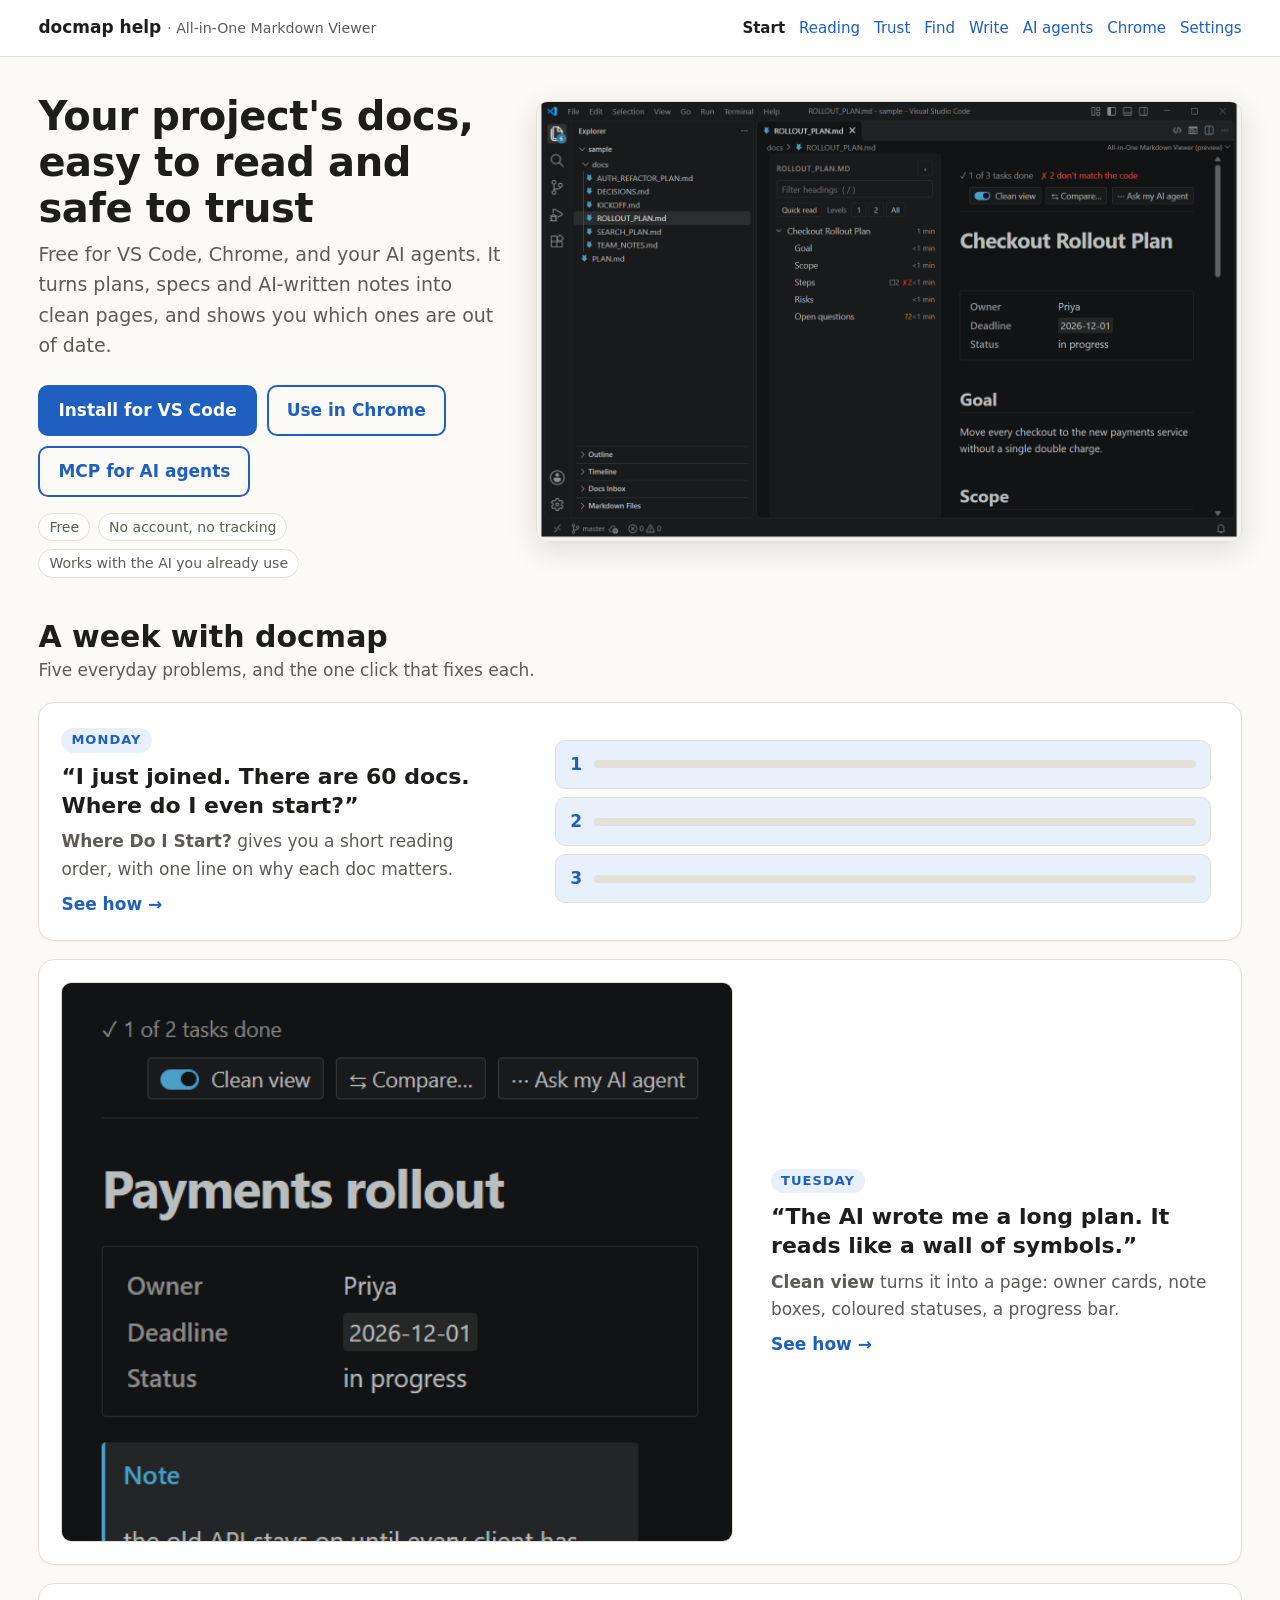
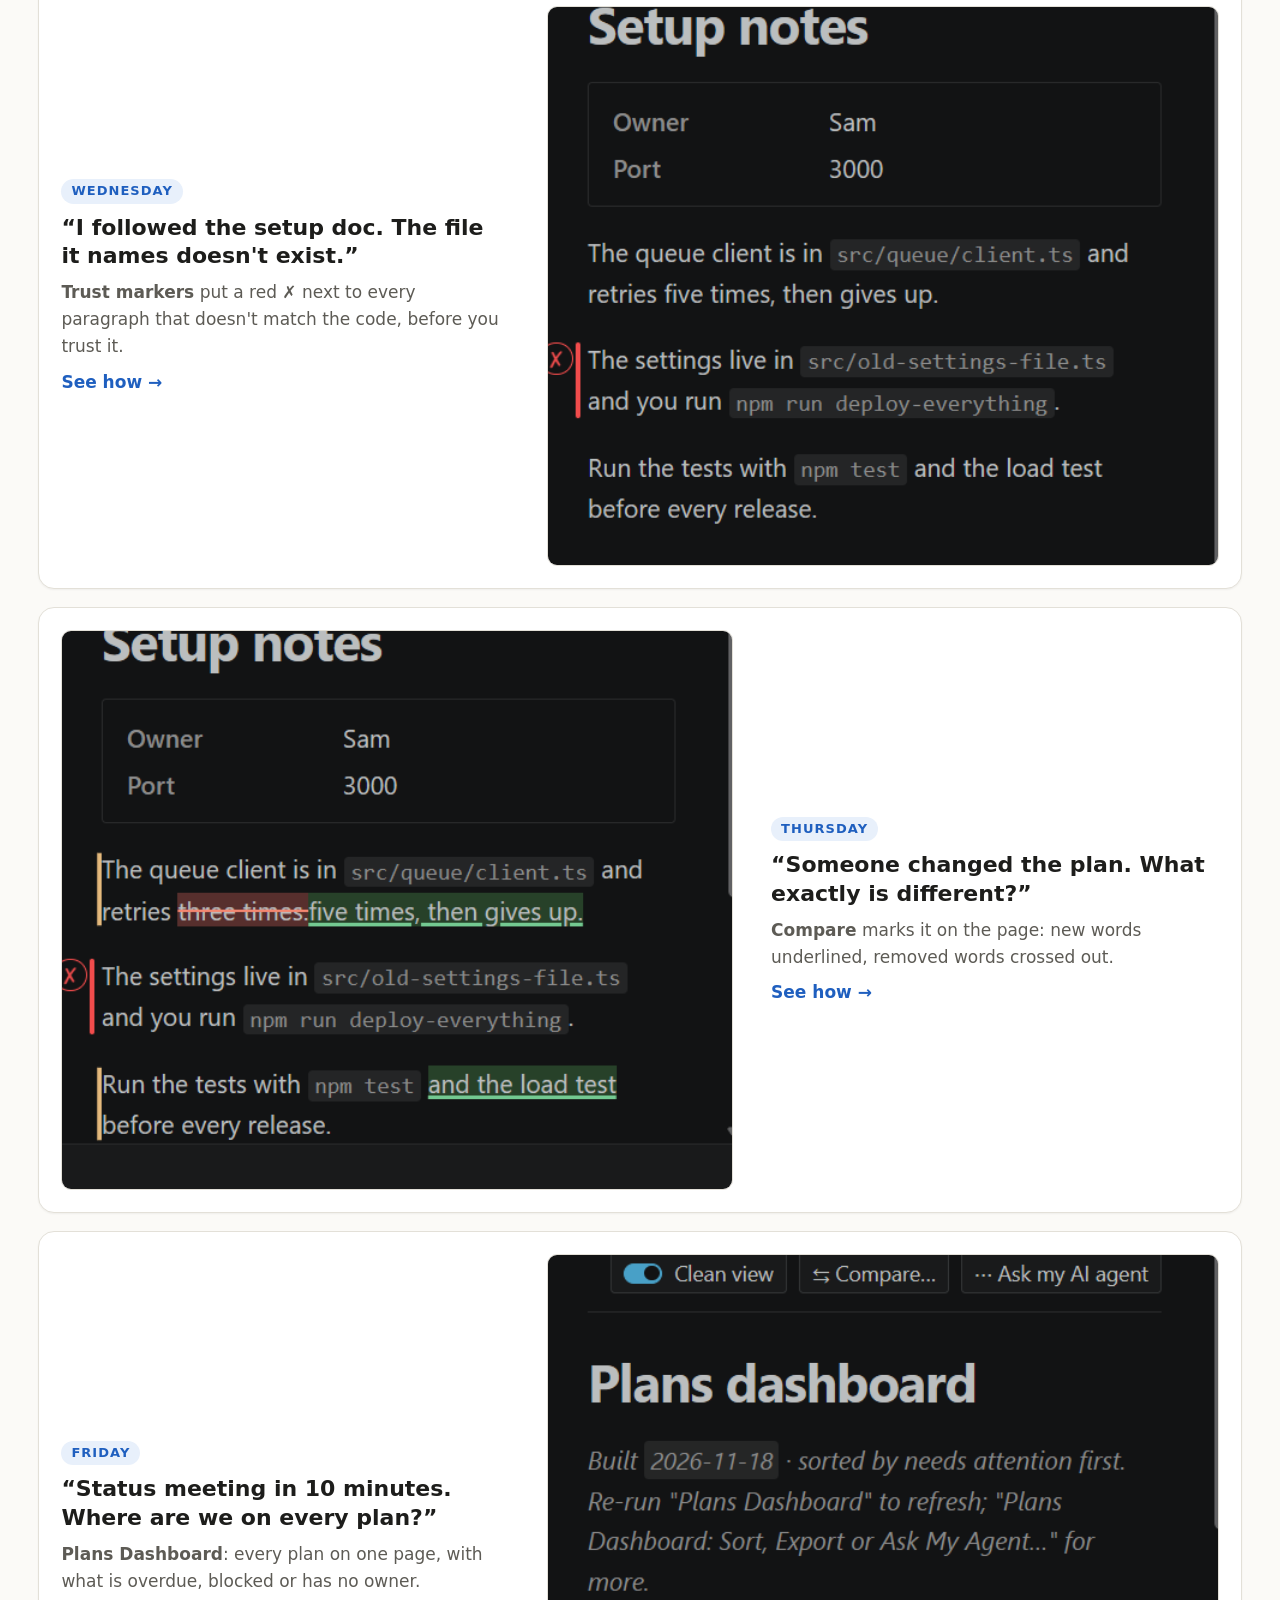
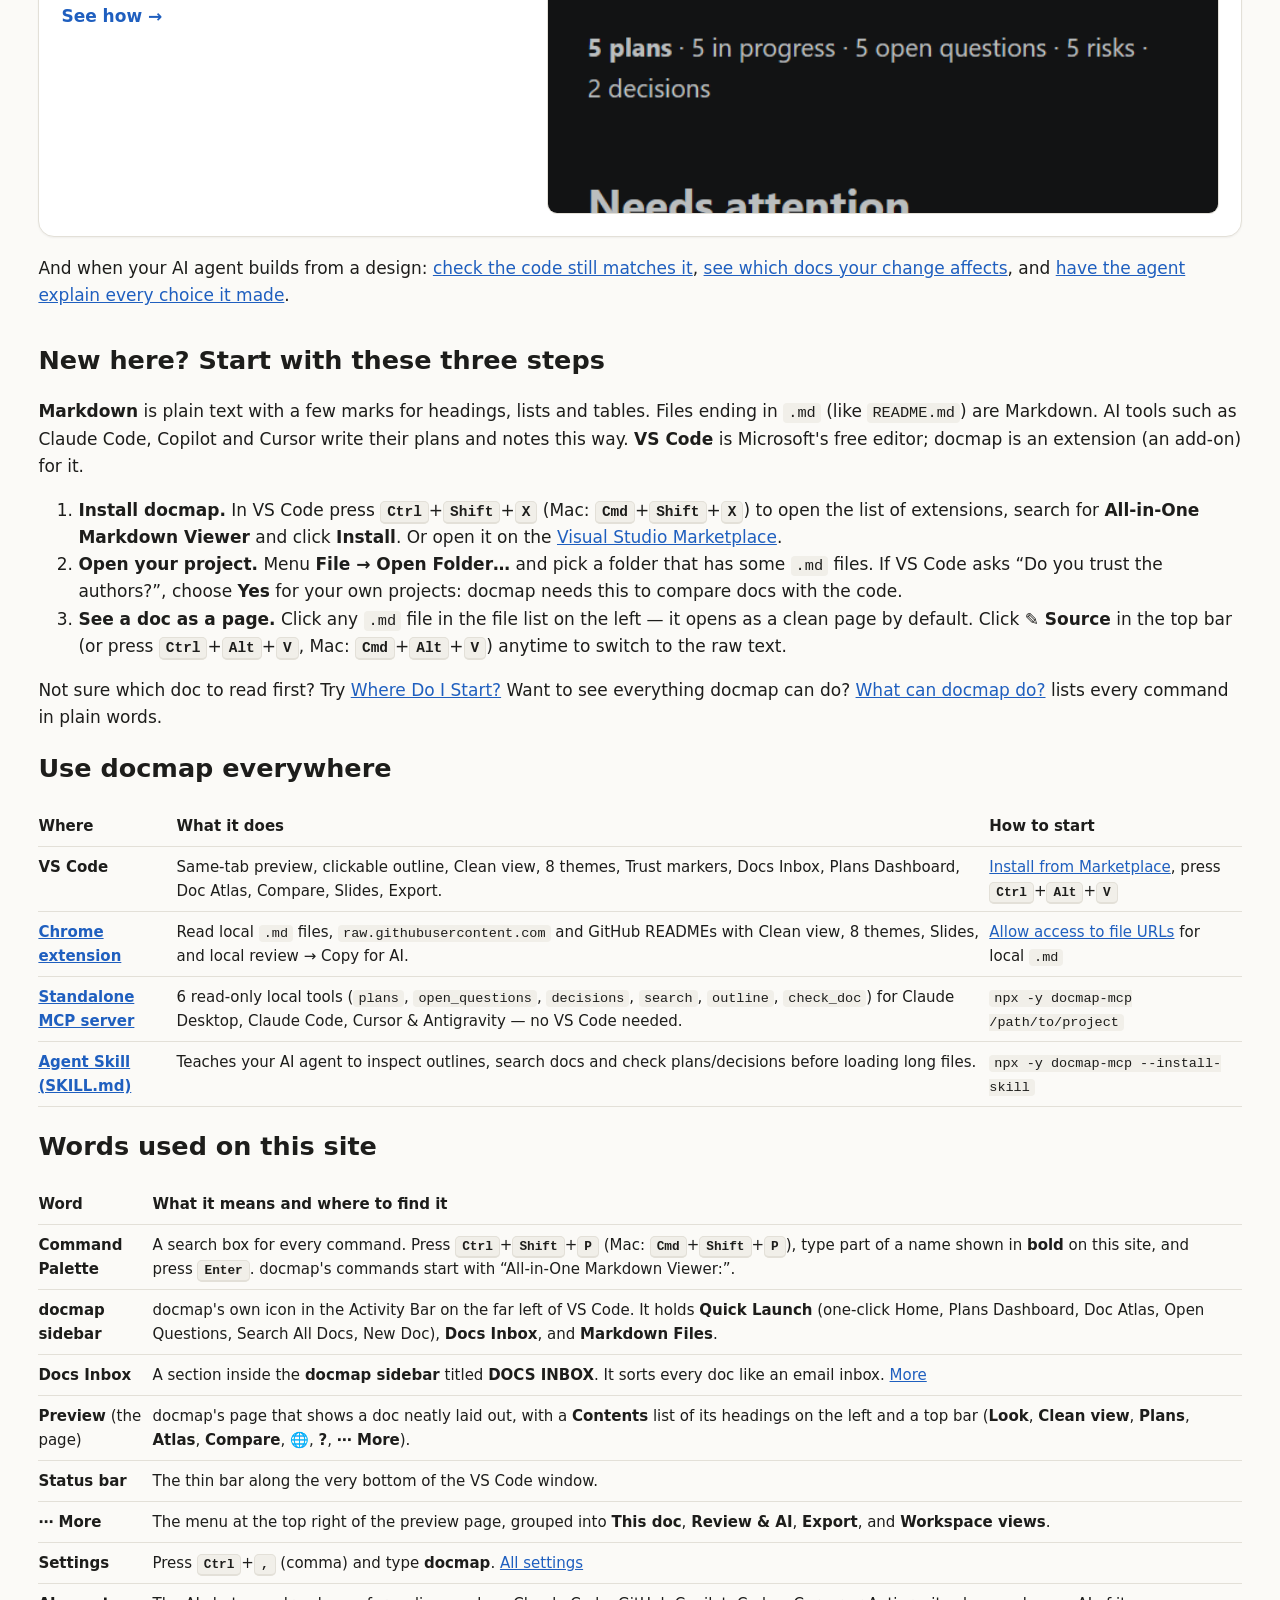
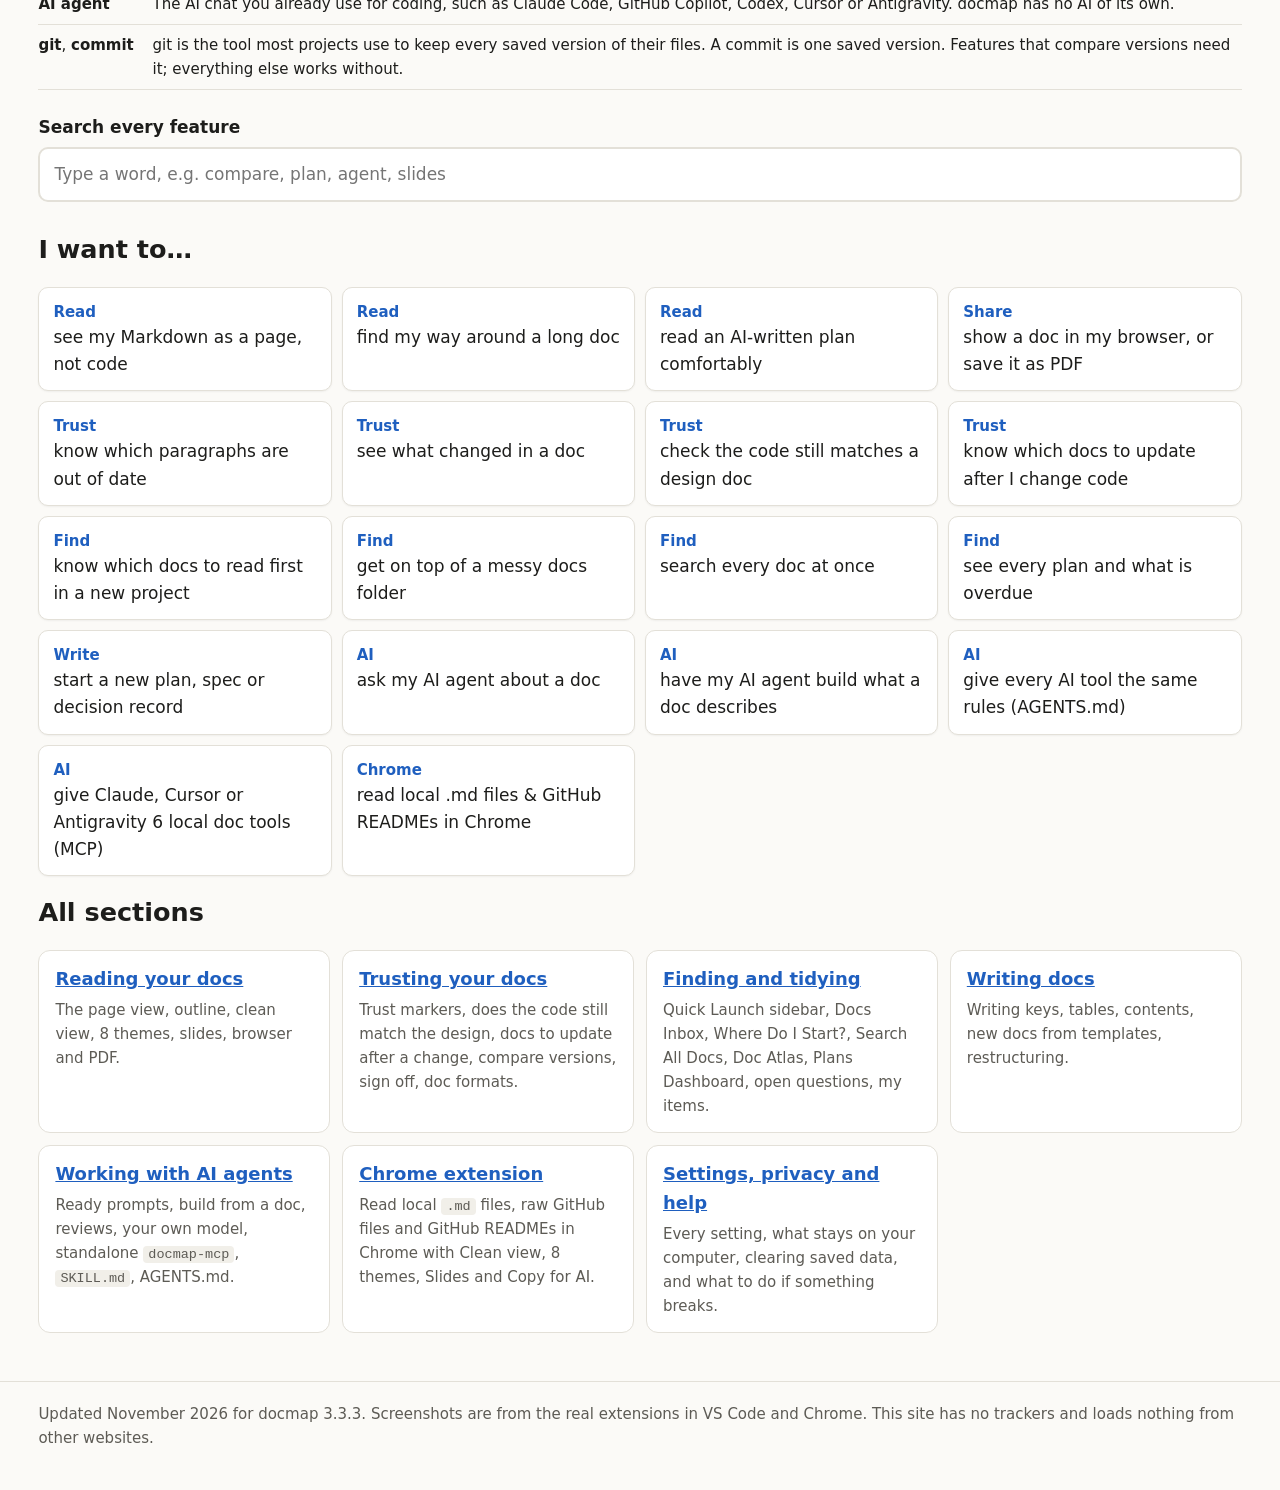
<file: index.html>
<!doctype html>
<html lang="en">
<head>
<meta charset="utf-8">
<meta name="viewport" content="width=device-width, initial-scale=1">
<title>docmap help — All-in-One Markdown Viewer</title>
<meta name="description" content="Every feature of the All-in-One Markdown Viewer extension for VS Code: what it does, where to find it, and how to try it.">
<link rel="stylesheet" href="style.css">
</head>
<body>
<header class="top">
  <div class="wrap">
    <a class="brand" href="index.html">docmap help <small>· All-in-One Markdown Viewer</small></a>
    <nav aria-label="Sections">
      <a href="index.html" aria-current="page">Start</a>
      <a href="reading.html">Reading</a>
      <a href="trust.html">Trust</a>
      <a href="finding.html">Find</a>
      <a href="writing.html">Write</a>
      <a href="agents.html">AI agents</a>
      <a href="chrome.html">Chrome</a>
      <a href="settings.html">Settings</a>
    </nav>
  </div>
</header>

<main class="wrap">
  <section class="hero">
    <div class="hero-text">
      <h1>Your project's docs, easy to read and safe to trust</h1>
      <p class="intro">Free for VS Code, Chrome, and your AI agents. It turns plans, specs and AI-written notes into clean pages, and shows you which ones are out of date.</p>
      <p class="cta">
        <a class="btn" href="https://marketplace.visualstudio.com/items?itemName=kish21.markdown-as-web-page">Install for VS Code</a>
        <a class="btn ghost" href="chrome.html">Use in Chrome</a>
        <a class="btn ghost" href="agents.html#agent-tools">MCP for AI agents</a>
      </p>
      <ul class="pills">
        <li>Free</li><li>No account, no tracking</li><li>Works with the AI you already use</li>
      </ul>
    </div>
    <img class="hero-img" src="img/page-view.png" width="1440" height="900" alt="A plan shown as a clean page in VS Code, with a contents list on the left and a summary bar at the top">
  </section>

  <h2 class="story-title">A week with docmap</h2>
  <p class="story-sub">Five everyday problems, and the one click that fixes each.</p>
  <ol class="story">
    <li>
      <div class="story-text">
        <span class="day">Monday</span>
        <p class="pain">“I just joined. There are 60 docs. Where do I even start?”</p>
        <p class="fix"><b>Where Do I Start?</b> gives you a short reading order, with one line on why each doc matters.</p>
        <a href="finding.html#where-to-start">See how →</a>
      </div>
      <div class="story-art" aria-hidden="true"><span>1</span><span>2</span><span>3</span></div>
    </li>
    <li>
      <div class="story-text">
        <span class="day">Tuesday</span>
        <p class="pain">“The AI wrote me a long plan. It reads like a wall of symbols.”</p>
        <p class="fix"><b>Clean view</b> turns it into a page: owner cards, note boxes, coloured statuses, a progress bar.</p>
        <a href="reading.html#clean-view">See how →</a>
      </div>
      <img src="img/clean-view.png" width="558" height="1040" alt="An AI-written plan in Clean view: an owner card, a note box, numbered steps, coloured status labels and a progress bar" loading="lazy">
    </li>
    <li>
      <div class="story-text">
        <span class="day">Wednesday</span>
        <p class="pain">“I followed the setup doc. The file it names doesn't exist.”</p>
        <p class="fix"><b>Trust markers</b> put a red ✗ next to every paragraph that doesn't match the code, before you trust it.</p>
        <a href="trust.html#trust-markers">See how →</a>
      </div>
      <img class="show-middle" src="img/trust-markers.png" width="558" height="778" alt="A red cross in the margin next to a paragraph that names a missing file, and '1 doesn't match the code' at the top" loading="lazy">
    </li>
    <li>
      <div class="story-text">
        <span class="day">Thursday</span>
        <p class="pain">“Someone changed the plan. What exactly is different?”</p>
        <p class="fix"><b>Compare</b> marks it on the page: new words underlined, removed words crossed out.</p>
        <a href="trust.html#compare">See how →</a>
      </div>
      <img class="show-bottom" src="img/compare-result.png" width="558" height="778" alt="A page with old words crossed out in red and new words underlined in green" loading="lazy">
    </li>
    <li>
      <div class="story-text">
        <span class="day">Friday</span>
        <p class="pain">“Status meeting in 10 minutes. Where are we on every plan?”</p>
        <p class="fix"><b>Plans Dashboard</b>: every plan on one page, with what is overdue, blocked or has no owner.</p>
        <a href="finding.html#plans-dashboard">See how →</a>
      </div>
      <img src="img/plans-dashboard.png" width="558" height="870" alt="The Plans Dashboard: totals at the top, then a Needs attention list of overdue plans and plans with no owner" loading="lazy">
    </li>
  </ol>
  <p class="story-more">And when your AI agent builds from a design: <a href="trust.html#design-check">check the code still matches it</a>, <a href="trust.html#commit-hint">see which docs your change affects</a>, and <a href="agents.html#build-from-doc">have the agent explain every choice it made</a>.</p>

  <h2 id="start">New here? Start with these three steps</h2>
  <p><b>Markdown</b> is plain text with a few marks for headings, lists and tables. Files ending in <code>.md</code> (like <code>README.md</code>) are Markdown. AI tools such as Claude Code, Copilot and Cursor write their plans and notes this way. <b>VS Code</b> is Microsoft's free editor; docmap is an extension (an add-on) for it.</p>
  <ol>
    <li><b>Install docmap.</b> In VS Code press <kbd>Ctrl</kbd>+<kbd>Shift</kbd>+<kbd>X</kbd> (Mac: <kbd>Cmd</kbd>+<kbd>Shift</kbd>+<kbd>X</kbd>) to open the list of extensions, search for <b>All-in-One Markdown Viewer</b> and click <b>Install</b>. Or open it on the <a href="https://marketplace.visualstudio.com/items?itemName=kish21.markdown-as-web-page">Visual Studio Marketplace</a>.</li>
    <li><b>Open your project.</b> Menu <b>File → Open Folder…</b> and pick a folder that has some <code>.md</code> files. If VS Code asks “Do you trust the authors?”, choose <b>Yes</b> for your own projects: docmap needs this to compare docs with the code.</li>
    <li><b>See a doc as a page.</b> Click any <code>.md</code> file in the file list on the left — it opens as a clean page by default. Click <b>✎ Source</b> in the top bar (or press <kbd>Ctrl</kbd>+<kbd>Alt</kbd>+<kbd>V</kbd>, Mac: <kbd>Cmd</kbd>+<kbd>Alt</kbd>+<kbd>V</kbd>) anytime to switch to the raw text.</li>
  </ol>
  <p>Not sure which doc to read first? Try <a href="finding.html#where-to-start">Where Do I Start?</a> Want to see everything docmap can do? <a href="finding.html#what-can-docmap-do">What can docmap do?</a> lists every command in plain words.</p>

  <h2 id="everywhere">Use docmap everywhere</h2>
  <table class="words">
    <tr><th>Where</th><th>What it does</th><th>How to start</th></tr>
    <tr><td><b>VS Code</b></td><td>Same-tab preview, clickable outline, Clean view, 8 themes, Trust markers, Docs Inbox, Plans Dashboard, Doc Atlas, Compare, Slides, Export.</td><td><a href="#start">Install from Marketplace</a>, press <kbd>Ctrl</kbd>+<kbd>Alt</kbd>+<kbd>V</kbd></td></tr>
    <tr><td><b><a href="chrome.html">Chrome extension</a></b></td><td>Read local <code>.md</code> files, <code>raw.githubusercontent.com</code> and GitHub READMEs with Clean view, 8 themes, Slides, and local review → Copy for AI.</td><td><a href="chrome.html#chrome-setup">Allow access to file URLs</a> for local <code>.md</code></td></tr>
    <tr><td><b><a href="agents.html#agent-tools">Standalone MCP server</a></b></td><td>6 read-only local tools (<code>plans</code>, <code>open_questions</code>, <code>decisions</code>, <code>search</code>, <code>outline</code>, <code>check_doc</code>) for Claude Desktop, Claude Code, Cursor &amp; Antigravity — no VS Code needed.</td><td><code>npx -y docmap-mcp /path/to/project</code></td></tr>
    <tr><td><b><a href="agents.html#agent-skill">Agent Skill (SKILL.md)</a></b></td><td>Teaches your AI agent to inspect outlines, search docs and check plans/decisions before loading long files.</td><td><code>npx -y docmap-mcp --install-skill</code></td></tr>
  </table>

  <h2 id="words">Words used on this site</h2>
  <table class="words">
    <tr><th>Word</th><th>What it means and where to find it</th></tr>
    <tr><td><b>Command Palette</b></td><td>A search box for every command. Press <kbd>Ctrl</kbd>+<kbd>Shift</kbd>+<kbd>P</kbd> (Mac: <kbd>Cmd</kbd>+<kbd>Shift</kbd>+<kbd>P</kbd>), type part of a name shown in <span class="cmd">bold</span> on this site, and press <kbd>Enter</kbd>. docmap's commands start with “All-in-One Markdown Viewer:”.</td></tr>
    <tr><td><b>docmap sidebar</b></td><td>docmap's own icon in the Activity Bar on the far left of VS Code. It holds <b>Quick Launch</b> (one-click Home, Plans Dashboard, Doc Atlas, Open Questions, Search All Docs, New Doc), <b>Docs Inbox</b>, and <b>Markdown Files</b>.</td></tr>
    <tr><td><b>Docs Inbox</b></td><td>A section inside the <b>docmap sidebar</b> titled <b>DOCS INBOX</b>. It sorts every doc like an email inbox. <a href="finding.html#docs-inbox">More</a></td></tr>
    <tr><td><b>Preview</b> (the page)</td><td>docmap's page that shows a doc neatly laid out, with a <b>Contents</b> list of its headings on the left and a top bar (<b>Look</b>, <b>Clean view</b>, <b>Plans</b>, <b>Atlas</b>, <b>Compare</b>, <b>🌐</b>, <b>?</b>, <b>⋯ More</b>).</td></tr>
    <tr><td><b>Status bar</b></td><td>The thin bar along the very bottom of the VS Code window.</td></tr>
    <tr><td><b>⋯ More</b></td><td>The menu at the top right of the preview page, grouped into <b>This doc</b>, <b>Review &amp; AI</b>, <b>Export</b>, and <b>Workspace views</b>.</td></tr>
    <tr><td><b>Settings</b></td><td>Press <kbd>Ctrl</kbd>+<kbd>,</kbd> (comma) and type <b>docmap</b>. <a href="settings.html#settings">All settings</a></td></tr>
    <tr><td><b>AI agent</b></td><td>The AI chat you already use for coding, such as Claude Code, GitHub Copilot, Codex, Cursor or Antigravity. docmap has no AI of its own.</td></tr>
    <tr><td><b>git</b>, <b>commit</b></td><td>git is the tool most projects use to keep every saved version of their files. A commit is one saved version. Features that compare versions need it; everything else works without.</td></tr>
  </table>

  <div class="search" role="search">
    <label for="q">Search every feature</label>
    <input id="q" type="search" placeholder="Type a word, e.g. compare, plan, agent, slides" autocomplete="off">
    <ul id="results" aria-live="polite"></ul>
  </div>

  <h2>I want to…</h2>
  <ul class="want">
    <li><a href="reading.html#show-preview"><span>Read</span>see my Markdown as a page, not code</a></li>
    <li><a href="reading.html#find-your-way"><span>Read</span>find my way around a long doc</a></li>
    <li><a href="reading.html#clean-view"><span>Read</span>read an AI-written plan comfortably</a></li>
    <li><a href="reading.html#in-browser"><span>Share</span>show a doc in my browser, or save it as PDF</a></li>
    <li><a href="trust.html#trust-markers"><span>Trust</span>know which paragraphs are out of date</a></li>
    <li><a href="trust.html#compare"><span>Trust</span>see what changed in a doc</a></li>
    <li><a href="trust.html#design-check"><span>Trust</span>check the code still matches a design doc</a></li>
    <li><a href="trust.html#commit-hint"><span>Trust</span>know which docs to update after I change code</a></li>
    <li><a href="finding.html#where-to-start"><span>Find</span>know which docs to read first in a new project</a></li>
    <li><a href="finding.html#docs-inbox"><span>Find</span>get on top of a messy docs folder</a></li>
    <li><a href="finding.html#search-all-docs"><span>Find</span>search every doc at once</a></li>
    <li><a href="finding.html#plans-dashboard"><span>Find</span>see every plan and what is overdue</a></li>
    <li><a href="writing.html#new-doc"><span>Write</span>start a new plan, spec or decision record</a></li>
    <li><a href="agents.html#ask-agent"><span>AI</span>ask my AI agent about a doc</a></li>
    <li><a href="agents.html#build-from-doc"><span>AI</span>have my AI agent build what a doc describes</a></li>
    <li><a href="agents.html#agents-md"><span>AI</span>give every AI tool the same rules (AGENTS.md)</a></li>
    <li><a href="agents.html#agent-tools"><span>AI</span>give Claude, Cursor or Antigravity 6 local doc tools (MCP)</a></li>
    <li><a href="chrome.html#chrome-clean-view"><span>Chrome</span>read local .md files &amp; GitHub READMEs in Chrome</a></li>
  </ul>

  <h2>All sections</h2>
  <ul class="sections">
    <li><h3><a href="reading.html">Reading your docs</a></h3><p>The page view, outline, clean view, 8 themes, slides, browser and PDF.</p></li>
    <li><h3><a href="trust.html">Trusting your docs</a></h3><p>Trust markers, does the code still match the design, docs to update after a change, compare versions, sign off, doc formats.</p></li>
    <li><h3><a href="finding.html">Finding and tidying</a></h3><p>Quick Launch sidebar, Docs Inbox, Where Do I Start?, Search All Docs, Doc Atlas, Plans Dashboard, open questions, my items.</p></li>
    <li><h3><a href="writing.html">Writing docs</a></h3><p>Writing keys, tables, contents, new docs from templates, restructuring.</p></li>
    <li><h3><a href="agents.html">Working with AI agents</a></h3><p>Ready prompts, build from a doc, reviews, your own model, standalone <code>docmap-mcp</code>, <code>SKILL.md</code>, AGENTS.md.</p></li>
    <li><h3><a href="chrome.html">Chrome extension</a></h3><p>Read local <code>.md</code> files, raw GitHub files and GitHub READMEs in Chrome with Clean view, 8 themes, Slides and Copy for AI.</p></li>
    <li><h3><a href="settings.html">Settings, privacy and help</a></h3><p>Every setting, what stays on your computer, clearing saved data, and what to do if something breaks.</p></li>
  </ul>
</main>

<footer>
  <div class="wrap">
    Updated November 2026 for docmap 3.3.3. Screenshots are from the real extensions in VS Code and Chrome. This site has no trackers and loads nothing from other websites.
  </div>
</footer>
<script src="features.js"></script>
<script src="search.js"></script>
<script src="zoom.js"></script>
</body>
</html>
</file>
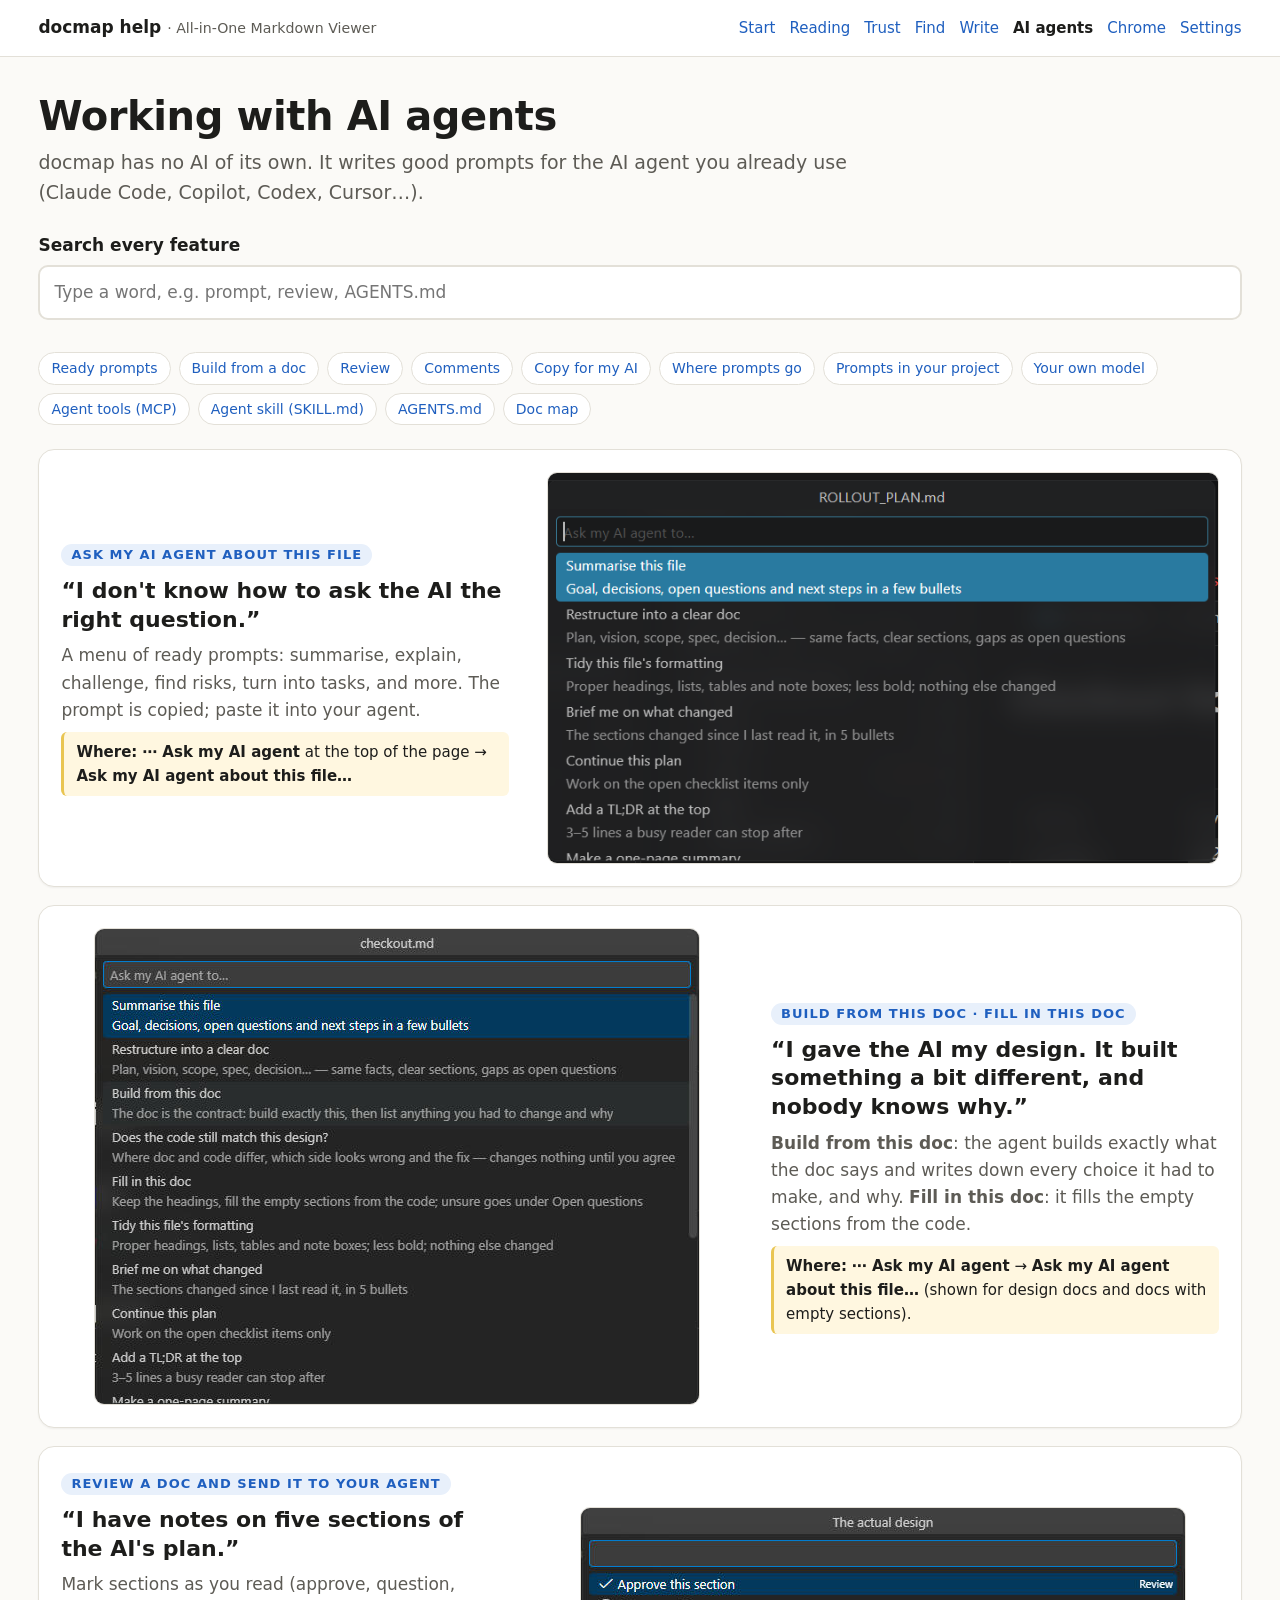
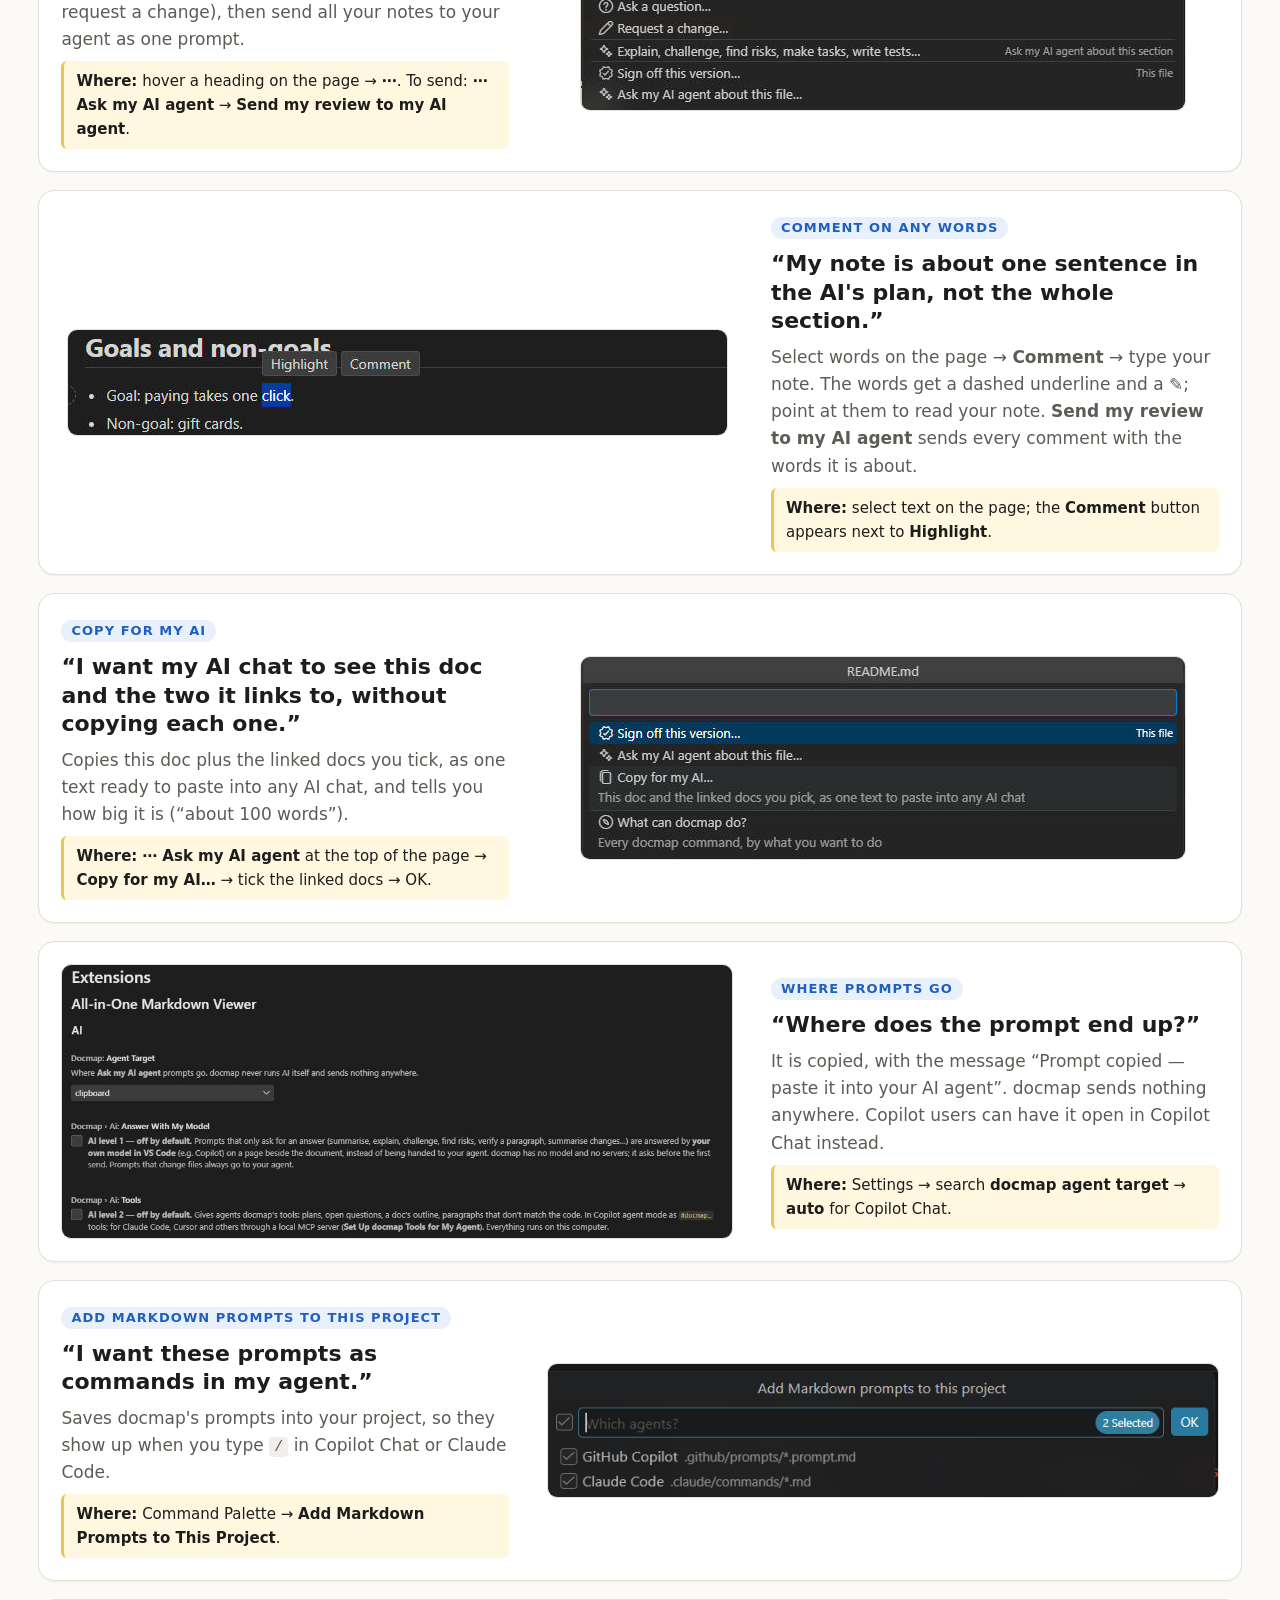
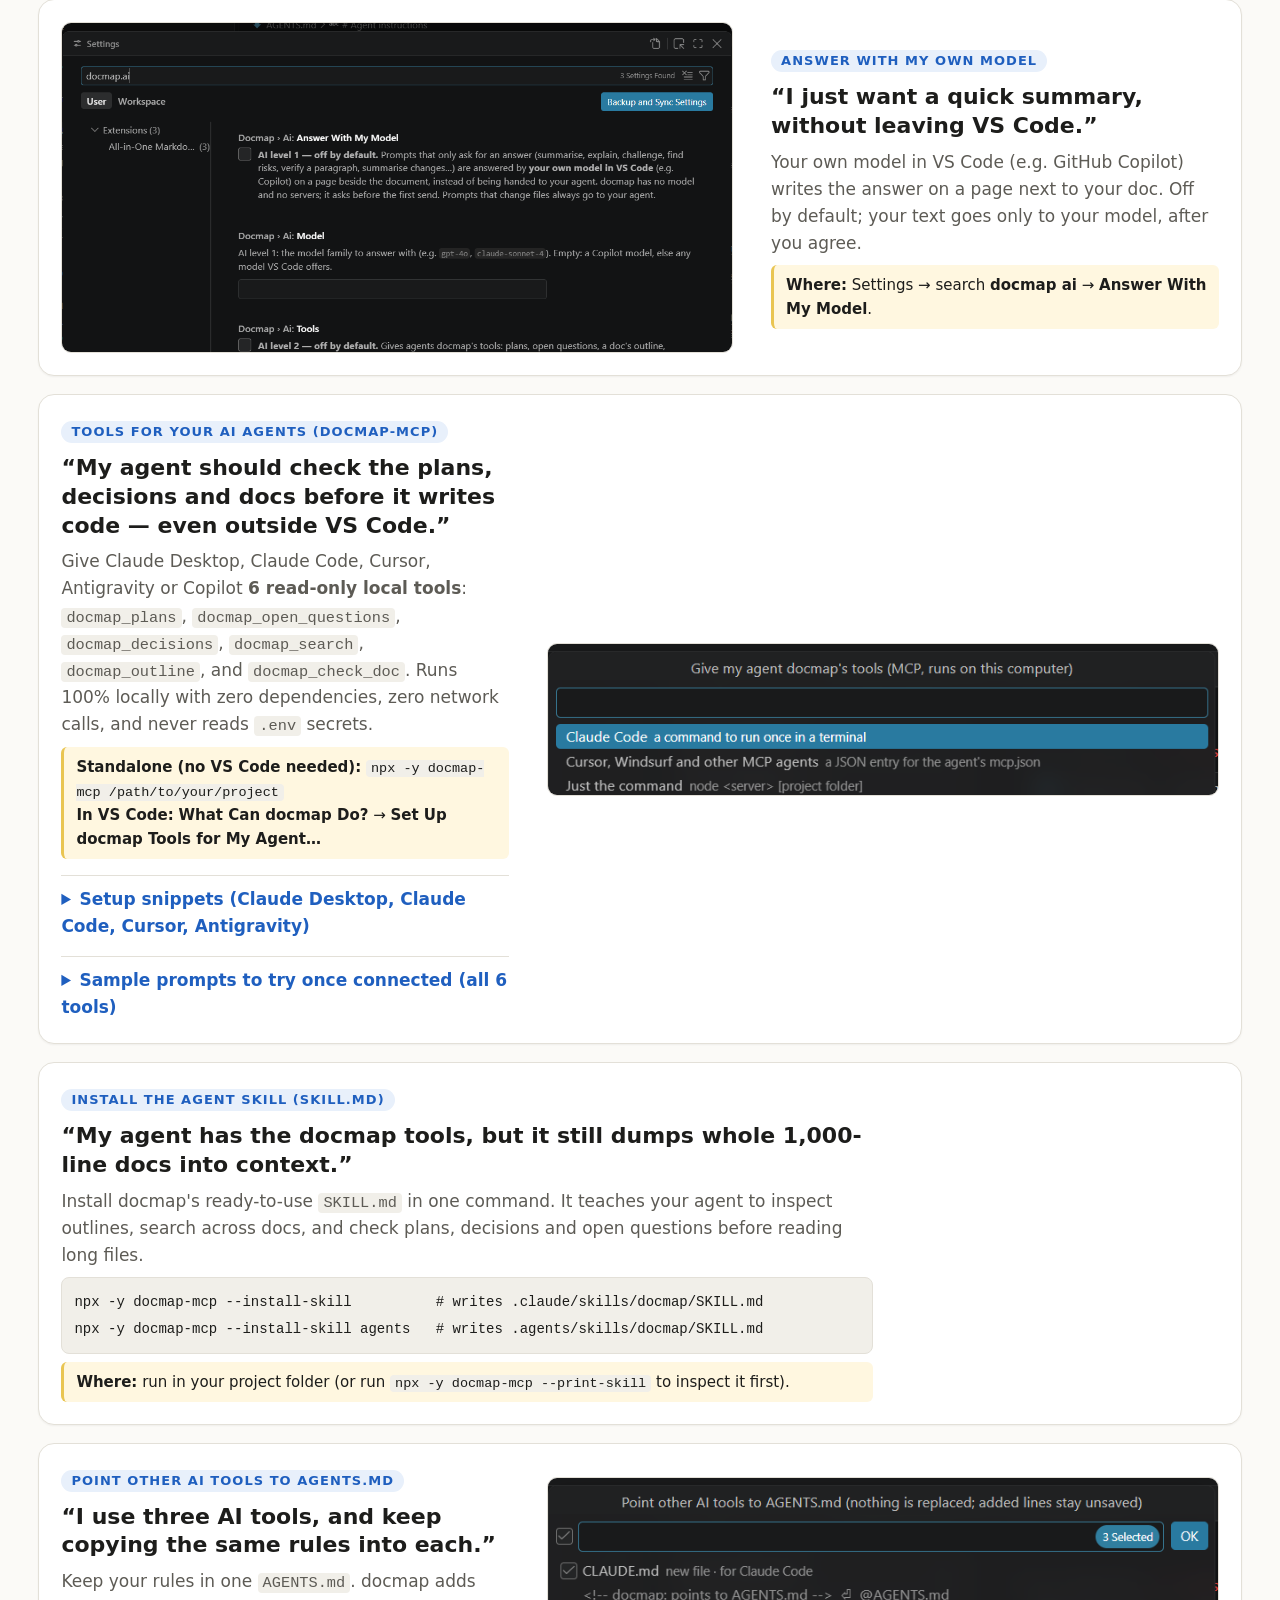
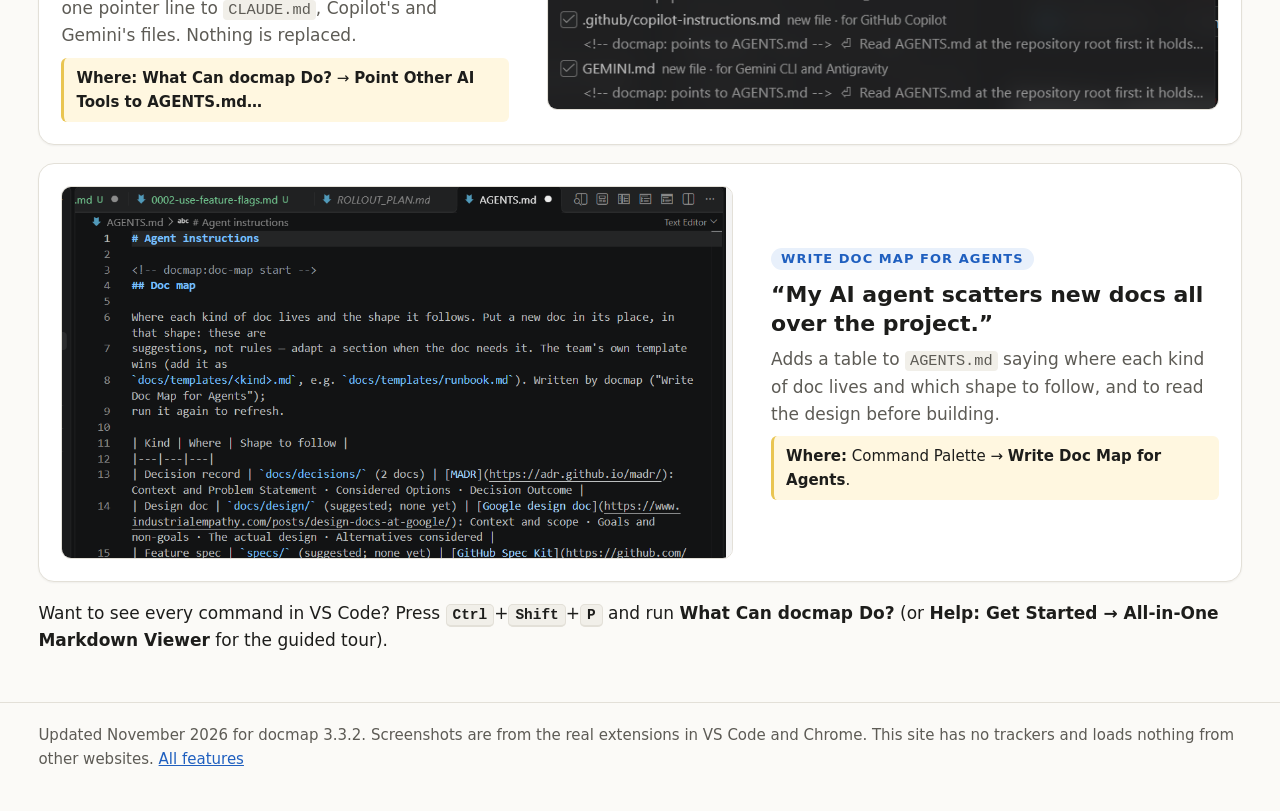
<file: agents.html>
<!doctype html>
<html lang="en">
<head>
<meta charset="utf-8">
<meta name="viewport" content="width=device-width, initial-scale=1">
<title>Working with AI agents — docmap help</title>
<meta name="description" content="Use your own AI agent with your docs: ready prompts, build from a doc, reviews, your own model, agent tools, AGENTS.md.">
<link rel="stylesheet" href="style.css">
</head>
<body>
<header class="top">
  <div class="wrap">
    <a class="brand" href="index.html">docmap help <small>· All-in-One Markdown Viewer</small></a>
    <nav aria-label="Sections">
      <a href="index.html">Start</a>
      <a href="reading.html">Reading</a>
      <a href="trust.html">Trust</a>
      <a href="finding.html">Find</a>
      <a href="writing.html">Write</a>
      <a href="agents.html" aria-current="page">AI agents</a>
      <a href="chrome.html">Chrome</a>
      <a href="settings.html">Settings</a>
    </nav>
  </div>
</header>

<main class="wrap">
  <h1>Working with AI agents</h1>
  <p class="intro">docmap has no AI of its own. It writes good prompts for the AI agent you already use (Claude Code, Copilot, Codex, Cursor…).</p>

  <div class="search" role="search">
    <label for="q">Search every feature</label>
    <input id="q" type="search" placeholder="Type a word, e.g. prompt, review, AGENTS.md" autocomplete="off">
    <ul id="results" aria-live="polite"></ul>
  </div>

  <ul class="jump" aria-label="On this page">
    <li><a href="#ask-agent">Ready prompts</a></li>
    <li><a href="#build-from-doc">Build from a doc</a></li>
    <li><a href="#review">Review</a></li>
    <li><a href="#comments">Comments</a></li>
    <li><a href="#copy-for-ai">Copy for my AI</a></li>
    <li><a href="#agent-target">Where prompts go</a></li>
    <li><a href="#add-prompts">Prompts in your project</a></li>
    <li><a href="#my-model">Your own model</a></li>
    <li><a href="#agent-tools">Agent tools (MCP)</a></li>
    <li><a href="#agent-skill">Agent skill (SKILL.md)</a></li>
    <li><a href="#agents-md">AGENTS.md</a></li>
    <li><a href="#doc-map">Doc map</a></li>
  </ul>

  <ol class="story">
    <li id="ask-agent">
      <div class="story-text">
        <h2 class="day">Ask My AI Agent About This File</h2>
        <p class="pain">“I don't know how to ask the AI the right question.”</p>
        <p class="fix">A menu of ready prompts: summarise, explain, challenge, find risks, turn into tasks, and more. The prompt is copied; paste it into your agent.</p>
        <p class="where-line"><b>Where:</b> <b>⋯ Ask my AI agent</b> at the top of the page → <b>Ask my AI agent about this file…</b></p>
      </div>
      <img src="img/ask-agent-menu.png" width="755" height="440" alt="The Ask my AI agent menu: Summarise this file, Restructure into a clear doc, Tidy formatting, Brief me on what changed and more">
    </li>

    <li id="build-from-doc">
      <div class="story-text">
        <h2 class="day">Build from this doc · Fill in this doc</h2>
        <p class="pain">“I gave the AI my design. It built something a bit different, and nobody knows why.”</p>
        <p class="fix"><b>Build from this doc</b>: the agent builds exactly what the doc says and writes down every choice it had to make, and why. <b>Fill in this doc</b>: it fills the empty sections from the code.</p>
        <p class="where-line"><b>Where:</b> <b>⋯ Ask my AI agent</b> → <b>Ask my AI agent about this file…</b> (shown for design docs and docs with empty sections).</p>
      </div>
      <img class="small" src="img/build-from-doc.jpg" width="604" height="475" alt="The Ask my AI agent list for a design doc: Summarise, Restructure, Build from this doc, Does the code still match this design, Fill in this doc and more" loading="lazy">
    </li>

    <li id="review">
      <div class="story-text">
        <h2 class="day">Review a doc and send it to your agent</h2>
        <p class="pain">“I have notes on five sections of the AI's plan.”</p>
        <p class="fix">Mark sections as you read (approve, question, request a change), then send all your notes to your agent as one prompt.</p>
        <p class="where-line"><b>Where:</b> hover a heading on the page → <b>⋯</b>. To send: <b>⋯ Ask my AI agent</b> → <b>Send my review to my AI agent</b>.</p>
      </div>
      <img class="small" src="img/review.jpg" width="604" height="202" alt="The menu for a section: Approve this section, Ask a question, Request a change, Explain or challenge, Sign off, Ask my AI agent" loading="lazy">
    </li>

    <li id="comments">
      <div class="story-text">
        <h2 class="day">Comment on any words</h2>
        <p class="pain">“My note is about one sentence in the AI's plan, not the whole section.”</p>
        <p class="fix">Select words on the page → <b>Comment</b> → type your note. The words get a dashed underline and a ✎; point at them to read your note. <b>Send my review to my AI agent</b> sends every comment with the words it is about.</p>
        <p class="where-line"><b>Where:</b> select text on the page; the <b>Comment</b> button appears next to <b>Highlight</b>.</p>
      </div>
      <img class="small" src="img/comment-button.jpg" width="659" height="105" alt="A selected word on the page with Highlight and Comment buttons above it" loading="lazy">
    </li>

    <li id="copy-for-ai">
      <div class="story-text">
        <h2 class="day">Copy for my AI</h2>
        <p class="pain">“I want my AI chat to see this doc and the two it links to, without copying each one.”</p>
        <p class="fix">Copies this doc plus the linked docs you tick, as one text ready to paste into any AI chat, and tells you how big it is (“about 100 words”).</p>
        <p class="where-line"><b>Where:</b> <b>⋯ Ask my AI agent</b> at the top of the page → <b>Copy for my AI…</b> → tick the linked docs → OK.</p>
      </div>
      <img class="small" src="img/page-menu-31.jpg" width="604" height="202" alt="The page menu: Sign off this version, Ask my AI agent about this file, Copy for my AI (this doc and the linked docs you pick, as one text), What can docmap do?" loading="lazy">
    </li>

    <li id="agent-target">
      <div class="story-text">
        <h2 class="day">Where prompts go</h2>
        <p class="pain">“Where does the prompt end up?”</p>
        <p class="fix">It is copied, with the message “Prompt copied — paste it into your AI agent”. docmap sends nothing anywhere. Copilot users can have it open in Copilot Chat instead.</p>
        <p class="where-line"><b>Where:</b> Settings → search <b>docmap agent target</b> → <b>auto</b> for Copilot Chat.</p>
      </div>
      <img src="img/ai-settings.jpg" width="1055" height="429" alt="The AI settings: Agent Target set to clipboard, Answer With My Model off, Tools off" loading="lazy">
    </li>

    <li id="add-prompts">
      <div class="story-text">
        <h2 class="day">Add Markdown Prompts to This Project</h2>
        <p class="pain">“I want these prompts as commands in my agent.”</p>
        <p class="fix">Saves docmap's prompts into your project, so they show up when you type <code>/</code> in Copilot Chat or Claude Code.</p>
        <p class="where-line"><b>Where:</b> Command Palette → <b>Add Markdown Prompts to This Project</b>.</p>
      </div>
      <img src="img/add-prompts.png" width="755" height="150" alt="A picker with GitHub Copilot and Claude Code ticked" loading="lazy">
    </li>

    <li id="my-model">
      <div class="story-text">
        <h2 class="day">Answer with my own model</h2>
        <p class="pain">“I just want a quick summary, without leaving VS Code.”</p>
        <p class="fix">Your own model in VS Code (e.g. GitHub Copilot) writes the answer on a page next to your doc. Off by default; your text goes only to your model, after you agree.</p>
        <p class="where-line"><b>Where:</b> Settings → search <b>docmap ai</b> → <b>Answer With My Model</b>.</p>
      </div>
      <img src="img/settings-ai.png" width="1140" height="560" alt="VS Code Settings showing the docmap AI settings, both off" loading="lazy">
    </li>

    <li id="agent-tools">
      <div class="story-text">
        <h2 class="day">Tools for your AI agents (docmap-mcp)</h2>
        <p class="pain">“My agent should check the plans, decisions and docs before it writes code — even outside VS Code.”</p>
        <p class="fix">Give Claude Desktop, Claude Code, Cursor, Antigravity or Copilot <b>6 read-only local tools</b>: <code>docmap_plans</code>, <code>docmap_open_questions</code>, <code>docmap_decisions</code>, <code>docmap_search</code>, <code>docmap_outline</code>, and <code>docmap_check_doc</code>. Runs 100% locally with zero dependencies, zero network calls, and never reads <code>.env</code> secrets.</p>
        <p class="where-line"><b>Standalone (no VS Code needed):</b> <code>npx -y docmap-mcp /path/to/your/project</code><br><b>In VS Code:</b> <b>What Can docmap Do?</b> → <b>Set Up docmap Tools for My Agent…</b></p>
        <details><summary>Setup snippets (Claude Desktop, Claude Code, Cursor, Antigravity)</summary>
          <p><b>Claude Code CLI:</b></p>
          <pre><code>claude mcp add docmap -- npx -y docmap-mcp /absolute/path/to/your/project</code></pre>
          <p><b>Claude Desktop / Cursor / Antigravity / <code>.mcp.json</code>:</b></p>
          <pre><code>{
  "mcpServers": {
    "docmap": {
      "command": "npx",
      "args": ["-y", "docmap-mcp", "/absolute/path/to/your/project"]
    }
  }
}</code></pre>
          <p>Use <code>"${workspaceFolder}"</code> in Cursor's <code>.cursor/mcp.json</code>, or <code>"."</code> in a project's <code>.mcp.json</code>. Run <code>npx -y docmap-mcp --help</code> to see all flags.</p>
        </details>
        <details><summary>Sample prompts to try once connected (all 6 tools)</summary>
          <table>
            <tr><th>Tool</th><th>Prompt to paste into your AI agent</th></tr>
            <tr><td><code>docmap_plans</code></td><td>“Use <code>docmap_plans</code> to list our top plans and anything overdue or needing attention.”</td></tr>
            <tr><td><code>docmap_open_questions</code></td><td>“Use <code>docmap_open_questions</code> to find every unresolved question across our docs, with file and line numbers.”</td></tr>
            <tr><td><code>docmap_decisions</code></td><td>“Use <code>docmap_decisions</code> to summarize the key decisions we've already recorded so we don't contradict them.”</td></tr>
            <tr><td><code>docmap_search</code></td><td>“Use <code>docmap_search</code> to find every mention of <i>auth</i> across our Markdown docs and show the heading trail.”</td></tr>
            <tr><td><code>docmap_outline</code></td><td>“Use <code>docmap_outline</code> on <code>DESIGN.md</code> first, then read only the section about security.”</td></tr>
            <tr><td><code>docmap_check_doc</code></td><td>“Use <code>docmap_check_doc</code> on <code>README.md</code> to see if any code paths it mentions no longer exist.”</td></tr>
          </table>
        </details>
      </div>
      <img src="img/agent-tools.png" width="755" height="170" alt="A picker: Claude Code, Cursor, Windsurf and other agents, Just the command" loading="lazy">
    </li>

    <li id="agent-skill" class="noimg">
      <div class="story-text">
        <h2 class="day">Install the Agent Skill (SKILL.md)</h2>
        <p class="pain">“My agent has the docmap tools, but it still dumps whole 1,000-line docs into context.”</p>
        <p class="fix">Install docmap's ready-to-use <code>SKILL.md</code> in one command. It teaches your agent to inspect outlines, search across docs, and check plans, decisions and open questions before reading long files.</p>
        <pre><code>npx -y docmap-mcp --install-skill          # writes .claude/skills/docmap/SKILL.md
npx -y docmap-mcp --install-skill agents   # writes .agents/skills/docmap/SKILL.md</code></pre>
        <p class="where-line"><b>Where:</b> run in your project folder (or run <code>npx -y docmap-mcp --print-skill</code> to inspect it first).</p>
      </div>
    </li>

    <li id="agents-md">
      <div class="story-text">
        <h2 class="day">Point Other AI Tools to AGENTS.md</h2>
        <p class="pain">“I use three AI tools, and keep copying the same rules into each.”</p>
        <p class="fix">Keep your rules in one <code>AGENTS.md</code>. docmap adds one pointer line to <code>CLAUDE.md</code>, Copilot's and Gemini's files. Nothing is replaced.</p>
        <p class="where-line"><b>Where:</b> <b>What Can docmap Do?</b> → <b>Point Other AI Tools to AGENTS.md…</b></p>
      </div>
      <img src="img/rule-pointers.png" width="755" height="260" alt="A picker listing CLAUDE.md, Copilot instructions and GEMINI.md, each with the line it will add" loading="lazy">
    </li>

    <li id="doc-map">
      <div class="story-text">
        <h2 class="day">Write Doc Map for Agents</h2>
        <p class="pain">“My AI agent scatters new docs all over the project.”</p>
        <p class="fix">Adds a table to <code>AGENTS.md</code> saying where each kind of doc lives and which shape to follow, and to read the design before building.</p>
        <p class="where-line"><b>Where:</b> Command Palette → <b>Write Doc Map for Agents</b>.</p>
      </div>
      <img src="img/doc-map.png" width="1010" height="560" alt="AGENTS.md with a Doc map table: kind of doc, where it lives, shape to follow" loading="lazy">
    </li>
  </ol>

  <p class="story-more">Want to see every command in VS Code? Press <kbd>Ctrl</kbd>+<kbd>Shift</kbd>+<kbd>P</kbd> and run <b>What Can docmap Do?</b> (or <b>Help: Get Started → All-in-One Markdown Viewer</b> for the guided tour).</p>
</main>

<footer>
  <div class="wrap">
    Updated November 2026 for docmap 3.3.2. Screenshots are from the real extensions in VS Code and Chrome. This site has no trackers and loads nothing from other websites. <a href="index.html">All features</a>
  </div>
</footer>
<script src="features.js"></script>
<script src="search.js"></script>
<script src="zoom.js"></script>
</body>
</html>
</file>
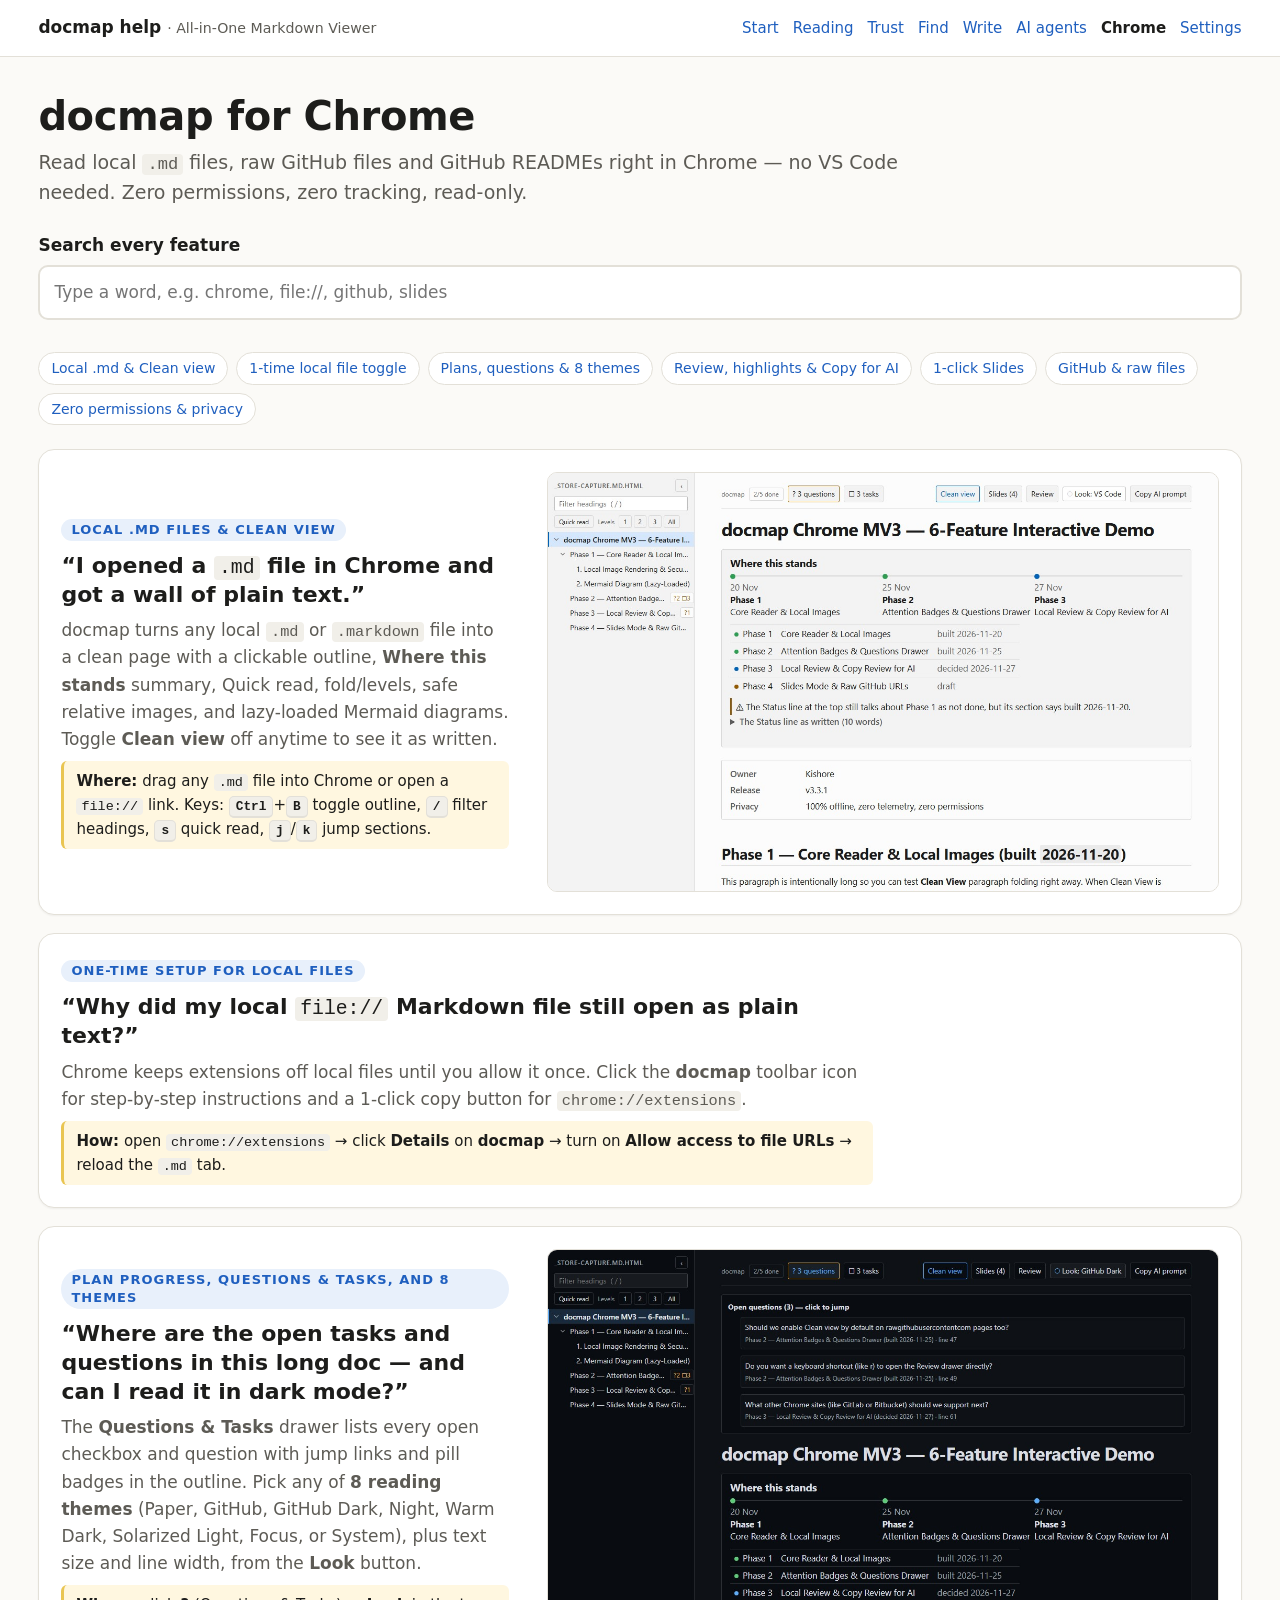
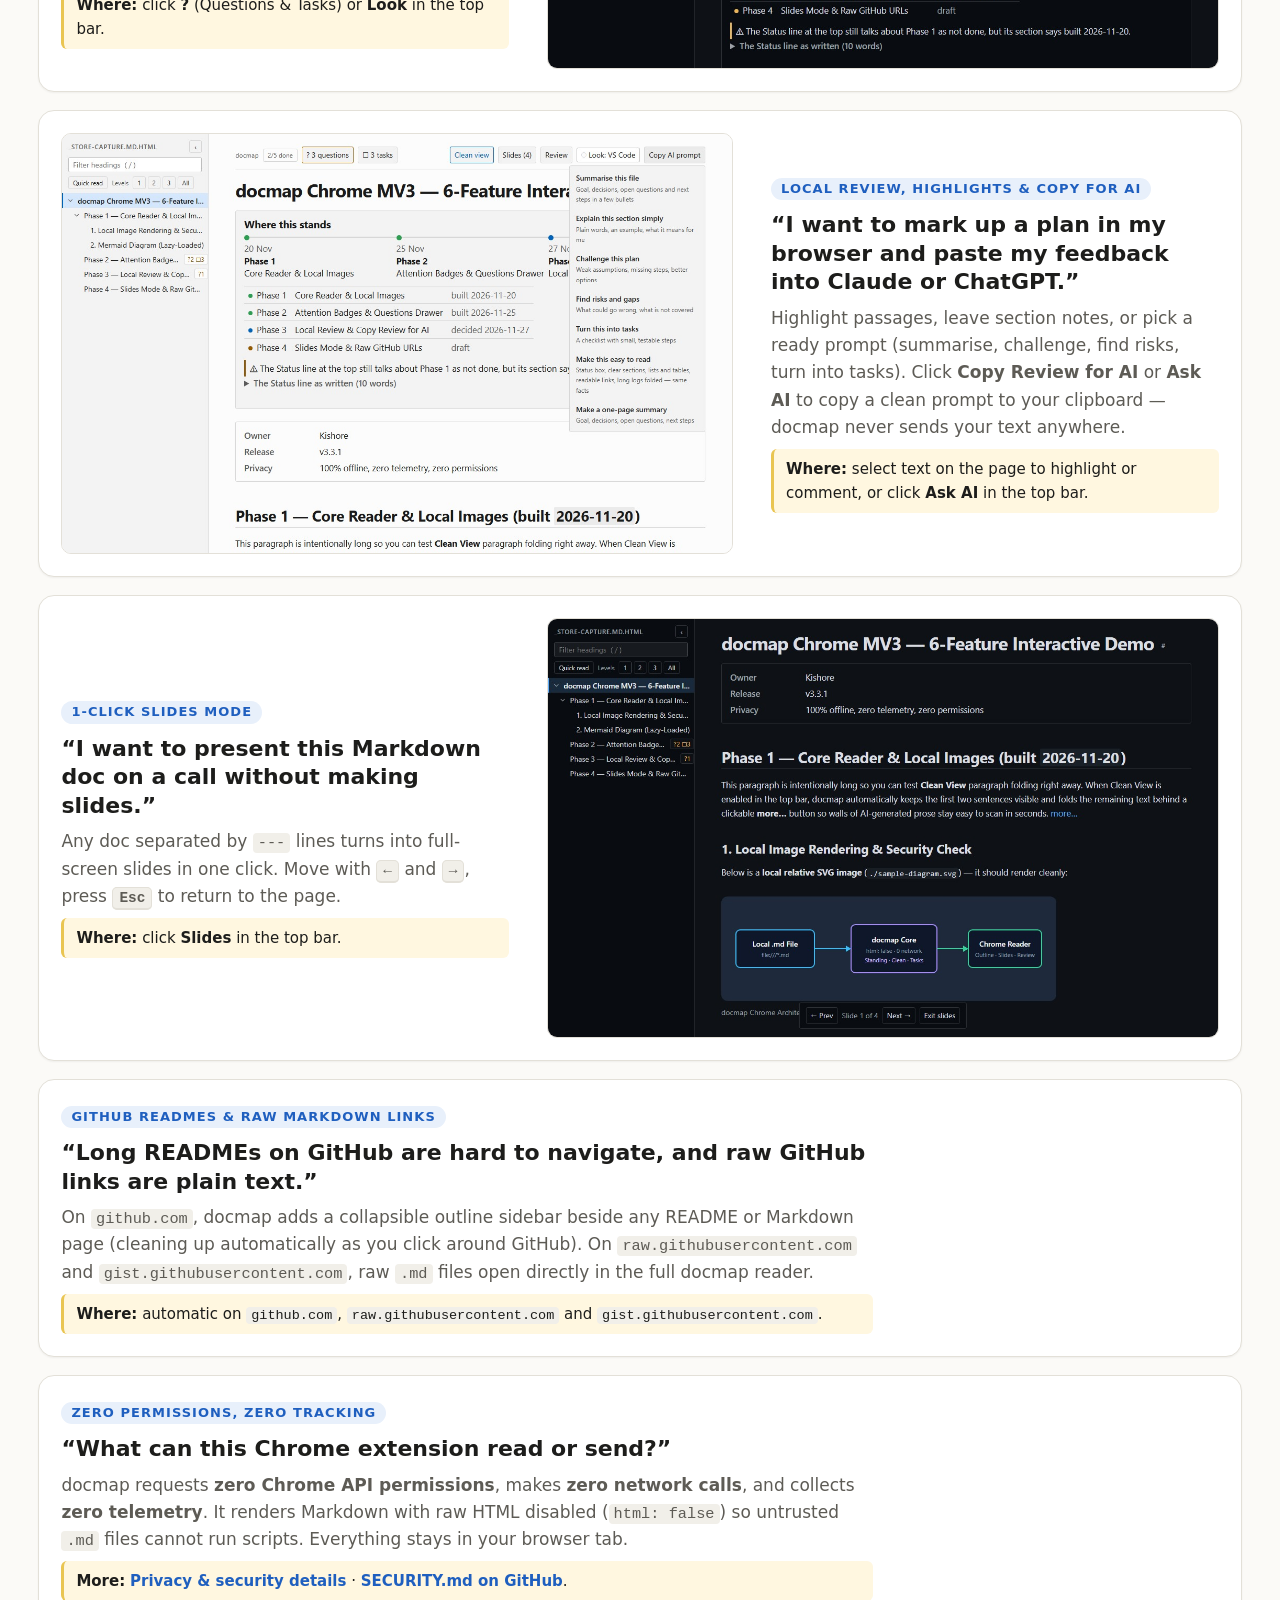
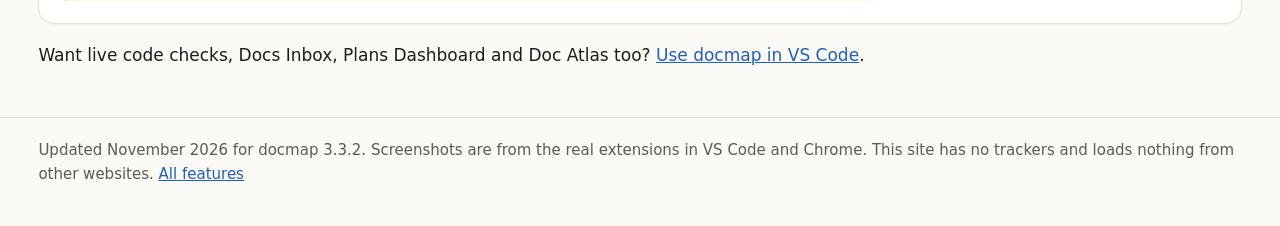
<file: chrome.html>
<!doctype html>
<html lang="en">
<head>
<meta charset="utf-8">
<meta name="viewport" content="width=device-width, initial-scale=1">
<title>Chrome extension — docmap help</title>
<meta name="description" content="Read local Markdown files, raw GitHub files and GitHub READMEs in Chrome with Clean view, outline, 8 themes, Slides, and Copy for AI. Zero permissions, zero tracking.">
<link rel="stylesheet" href="style.css">
</head>
<body>
<header class="top">
  <div class="wrap">
    <a class="brand" href="index.html">docmap help <small>· All-in-One Markdown Viewer</small></a>
    <nav aria-label="Sections">
      <a href="index.html">Start</a>
      <a href="reading.html">Reading</a>
      <a href="trust.html">Trust</a>
      <a href="finding.html">Find</a>
      <a href="writing.html">Write</a>
      <a href="agents.html">AI agents</a>
      <a href="chrome.html" aria-current="page">Chrome</a>
      <a href="settings.html">Settings</a>
    </nav>
  </div>
</header>

<main class="wrap">
  <h1>docmap for Chrome</h1>
  <p class="intro">Read local <code>.md</code> files, raw GitHub files and GitHub READMEs right in Chrome — no VS Code needed. Zero permissions, zero tracking, read-only.</p>

  <div class="search" role="search">
    <label for="q">Search every feature</label>
    <input id="q" type="search" placeholder="Type a word, e.g. chrome, file://, github, slides" autocomplete="off">
    <ul id="results" aria-live="polite"></ul>
  </div>

  <ul class="jump" aria-label="On this page">
    <li><a href="#chrome-clean-view">Local .md &amp; Clean view</a></li>
    <li><a href="#chrome-setup">1-time local file toggle</a></li>
    <li><a href="#chrome-questions">Plans, questions &amp; 8 themes</a></li>
    <li><a href="#chrome-review">Review, highlights &amp; Copy for AI</a></li>
    <li><a href="#chrome-slides">1-click Slides</a></li>
    <li><a href="#chrome-github">GitHub &amp; raw files</a></li>
    <li><a href="#chrome-privacy">Zero permissions &amp; privacy</a></li>
  </ul>

  <ol class="story">
    <li id="chrome-clean-view">
      <div class="story-text">
        <h2 class="day">Local .md files &amp; Clean view</h2>
        <p class="pain">“I opened a <code>.md</code> file in Chrome and got a wall of plain text.”</p>
        <p class="fix">docmap turns any local <code>.md</code> or <code>.markdown</code> file into a clean page with a clickable outline, <b>Where this stands</b> summary, Quick read, fold/levels, safe relative images, and lazy-loaded Mermaid diagrams. Toggle <b>Clean view</b> off anytime to see it as written.</p>
        <p class="where-line"><b>Where:</b> drag any <code>.md</code> file into Chrome or open a <code>file://</code> link. Keys: <kbd>Ctrl</kbd>+<kbd>B</kbd> toggle outline, <kbd>/</kbd> filter headings, <kbd>s</kbd> quick read, <kbd>j</kbd>/<kbd>k</kbd> jump sections.</p>
      </div>
      <img src="img/chrome-clean-view.jpg" width="1280" height="800" alt="A local Markdown plan rendered in Chrome by docmap: clickable outline on the left, Where this stands card, Clean view layout and top toolbar">
    </li>

    <li id="chrome-setup" class="noimg">
      <div class="story-text">
        <h2 class="day">One-time setup for local files</h2>
        <p class="pain">“Why did my local <code>file://</code> Markdown file still open as plain text?”</p>
        <p class="fix">Chrome keeps extensions off local files until you allow it once. Click the <b>docmap</b> toolbar icon for step-by-step instructions and a 1-click copy button for <code>chrome://extensions</code>.</p>
        <p class="where-line"><b>How:</b> open <code>chrome://extensions</code> → click <b>Details</b> on <b>docmap</b> → turn on <b>Allow access to file URLs</b> → reload the <code>.md</code> tab.</p>
      </div>
    </li>

    <li id="chrome-questions">
      <div class="story-text">
        <h2 class="day">Plan progress, Questions &amp; Tasks, and 8 themes</h2>
        <p class="pain">“Where are the open tasks and questions in this long doc — and can I read it in dark mode?”</p>
        <p class="fix">The <b>Questions &amp; Tasks</b> drawer lists every open checkbox and question with jump links and pill badges in the outline. Pick any of <b>8 reading themes</b> (Paper, GitHub, GitHub Dark, Night, Warm Dark, Solarized Light, Focus, or System), plus text size and line width, from the <b>Look</b> button.</p>
        <p class="where-line"><b>Where:</b> click <b>?</b> (Questions &amp; Tasks) or <b>Look</b> in the top bar.</p>
      </div>
      <img src="img/chrome-dark-questions.jpg" width="1280" height="800" alt="docmap in Chrome using a dark reading theme with the Questions and Tasks drawer open and outline badges visible" loading="lazy">
    </li>

    <li id="chrome-review">
      <div class="story-text">
        <h2 class="day">Local review, highlights &amp; Copy for AI</h2>
        <p class="pain">“I want to mark up a plan in my browser and paste my feedback into Claude or ChatGPT.”</p>
        <p class="fix">Highlight passages, leave section notes, or pick a ready prompt (summarise, challenge, find risks, turn into tasks). Click <b>Copy Review for AI</b> or <b>Ask AI</b> to copy a clean prompt to your clipboard — docmap never sends your text anywhere.</p>
        <p class="where-line"><b>Where:</b> select text on the page to highlight or comment, or click <b>Ask AI</b> in the top bar.</p>
      </div>
      <img src="img/chrome-copy-ai.jpg" width="1280" height="800" alt="docmap in Chrome showing ready Copy for AI prompts and local review highlights" loading="lazy">
    </li>

    <li id="chrome-slides">
      <div class="story-text">
        <h2 class="day">1-click Slides mode</h2>
        <p class="pain">“I want to present this Markdown doc on a call without making slides.”</p>
        <p class="fix">Any doc separated by <code>---</code> lines turns into full-screen slides in one click. Move with <kbd>←</kbd> and <kbd>→</kbd>, press <kbd>Esc</kbd> to return to the page.</p>
        <p class="where-line"><b>Where:</b> click <b>Slides</b> in the top bar.</p>
      </div>
      <img src="img/chrome-slides.jpg" width="1280" height="800" alt="A Markdown document presented in full-screen Slides mode inside Chrome with previous, next and exit controls" loading="lazy">
    </li>

    <li id="chrome-github" class="noimg">
      <div class="story-text">
        <h2 class="day">GitHub READMEs &amp; raw Markdown links</h2>
        <p class="pain">“Long READMEs on GitHub are hard to navigate, and raw GitHub links are plain text.”</p>
        <p class="fix">On <code>github.com</code>, docmap adds a collapsible outline sidebar beside any README or Markdown page (cleaning up automatically as you click around GitHub). On <code>raw.githubusercontent.com</code> and <code>gist.githubusercontent.com</code>, raw <code>.md</code> files open directly in the full docmap reader.</p>
        <p class="where-line"><b>Where:</b> automatic on <code>github.com</code>, <code>raw.githubusercontent.com</code> and <code>gist.githubusercontent.com</code>.</p>
      </div>
    </li>

    <li id="chrome-privacy" class="noimg">
      <div class="story-text">
        <h2 class="day">Zero permissions, zero tracking</h2>
        <p class="pain">“What can this Chrome extension read or send?”</p>
        <p class="fix">docmap requests <b>zero Chrome API permissions</b>, makes <b>zero network calls</b>, and collects <b>zero telemetry</b>. It renders Markdown with raw HTML disabled (<code>html: false</code>) so untrusted <code>.md</code> files cannot run scripts. Everything stays in your browser tab.</p>
        <p class="where-line"><b>More:</b> <a href="settings.html#privacy">Privacy &amp; security details</a> · <a href="https://github.com/kish21/markdown-docmap/blob/main/SECURITY.md">SECURITY.md on GitHub</a>.</p>
      </div>
    </li>
  </ol>

  <p class="story-more">Want live code checks, Docs Inbox, Plans Dashboard and Doc Atlas too? <a href="index.html#start">Use docmap in VS Code</a>.</p>
</main>

<footer>
  <div class="wrap">
    Updated November 2026 for docmap 3.3.2. Screenshots are from the real extensions in VS Code and Chrome. This site has no trackers and loads nothing from other websites. <a href="index.html">All features</a>
  </div>
</footer>
<script src="features.js"></script>
<script src="search.js"></script>
<script src="zoom.js"></script>
</body>
</html>
</file>
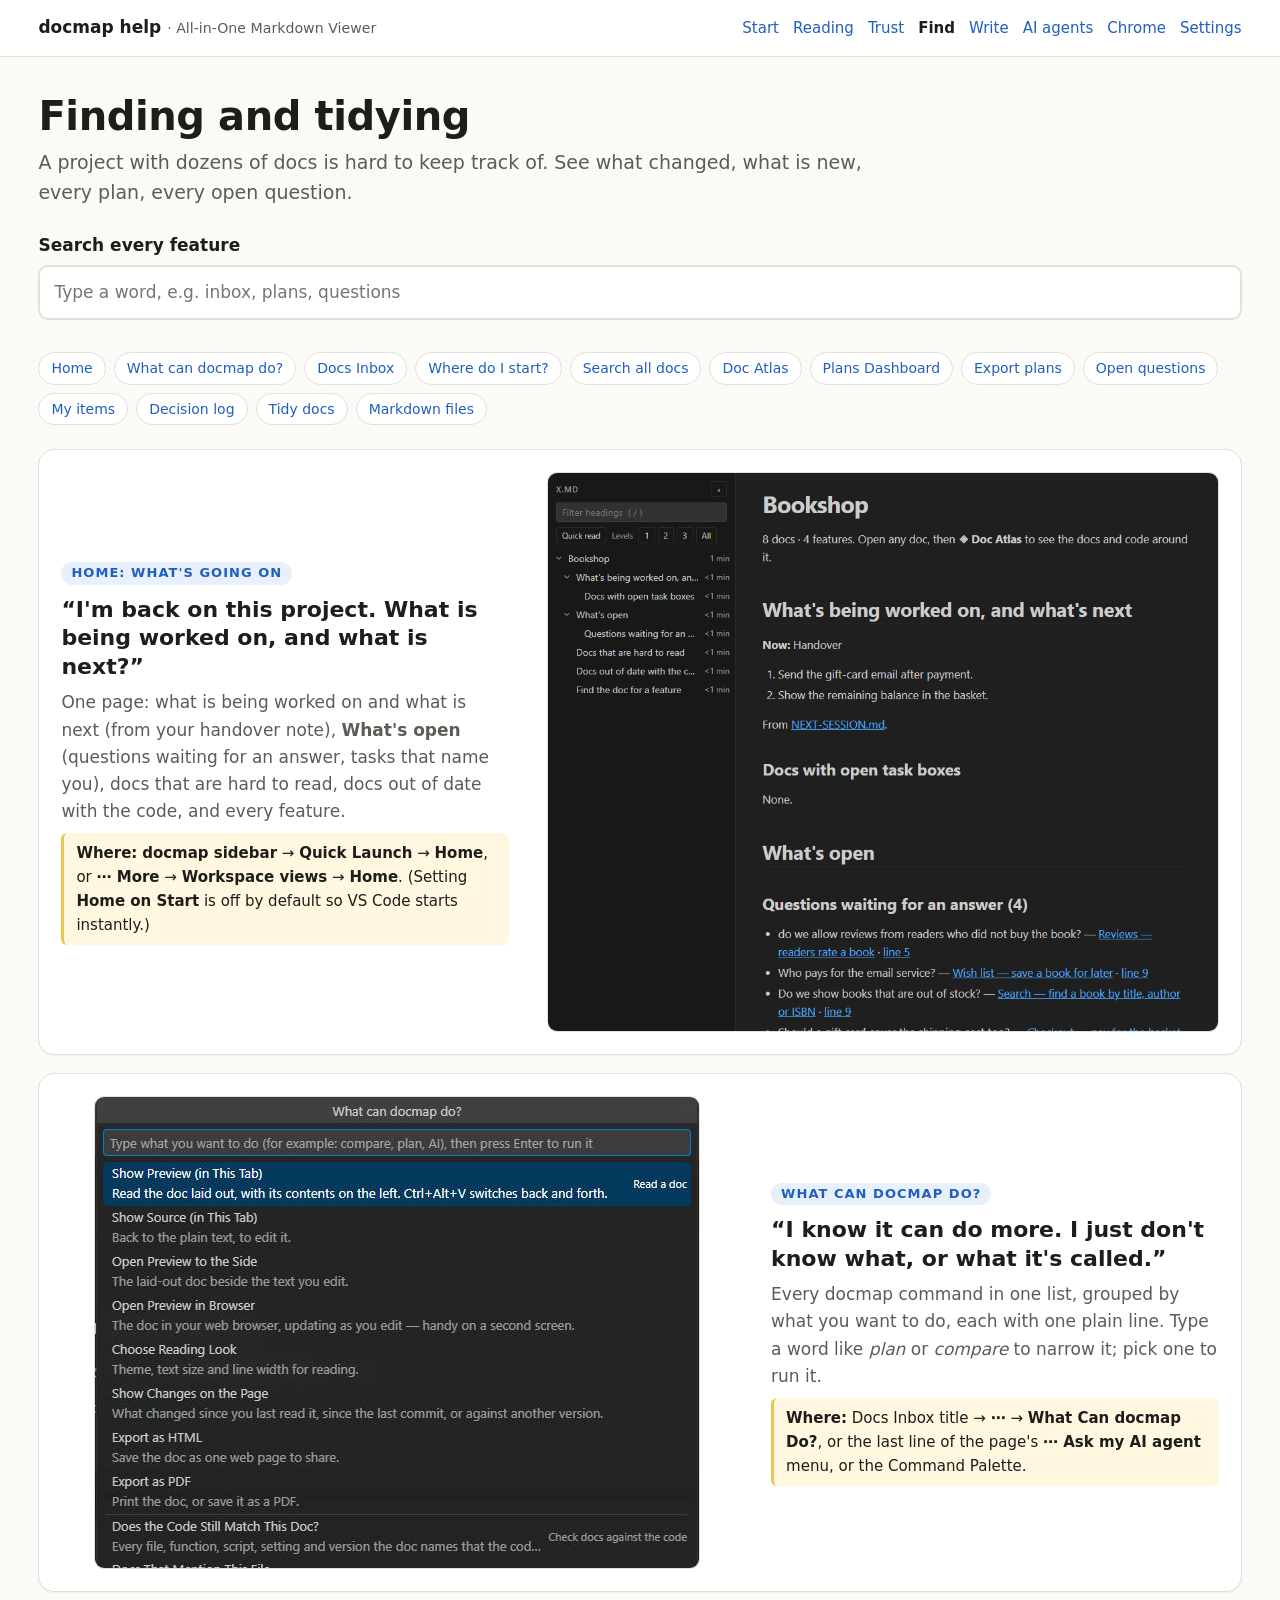
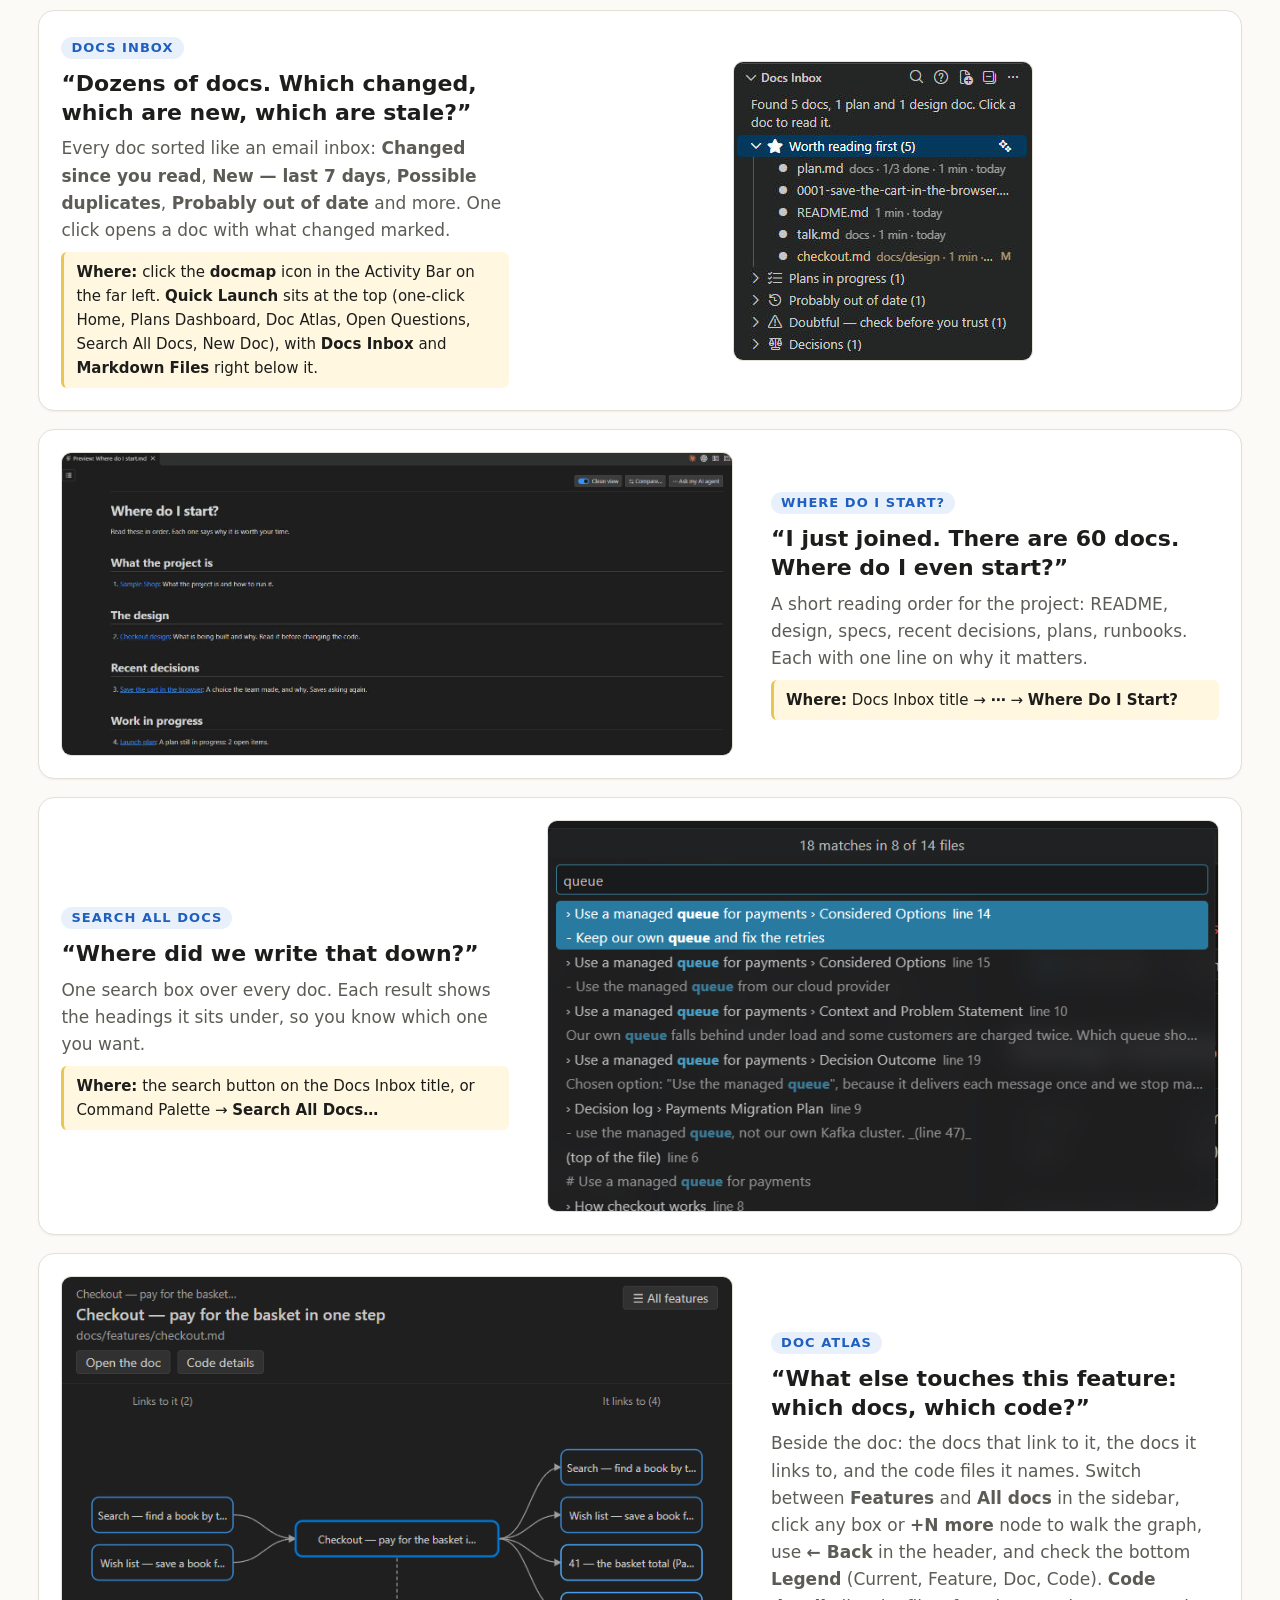
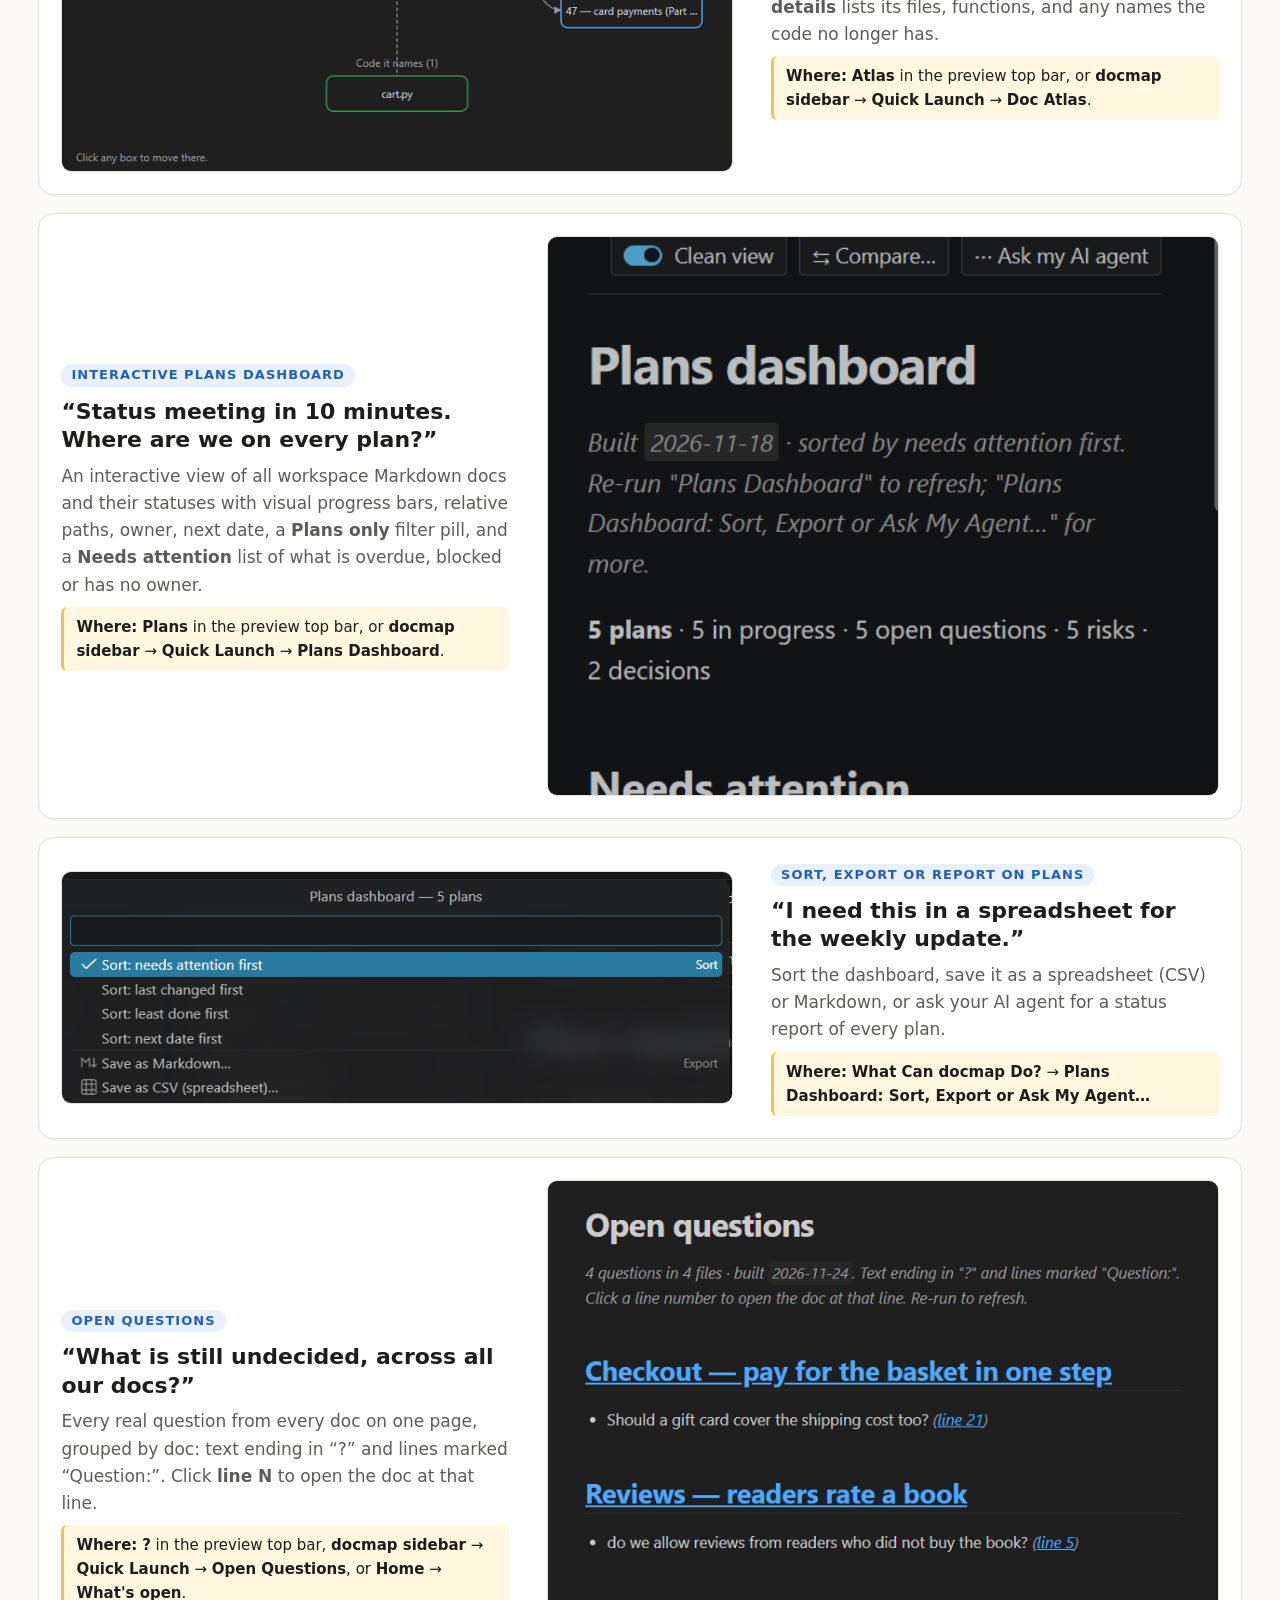
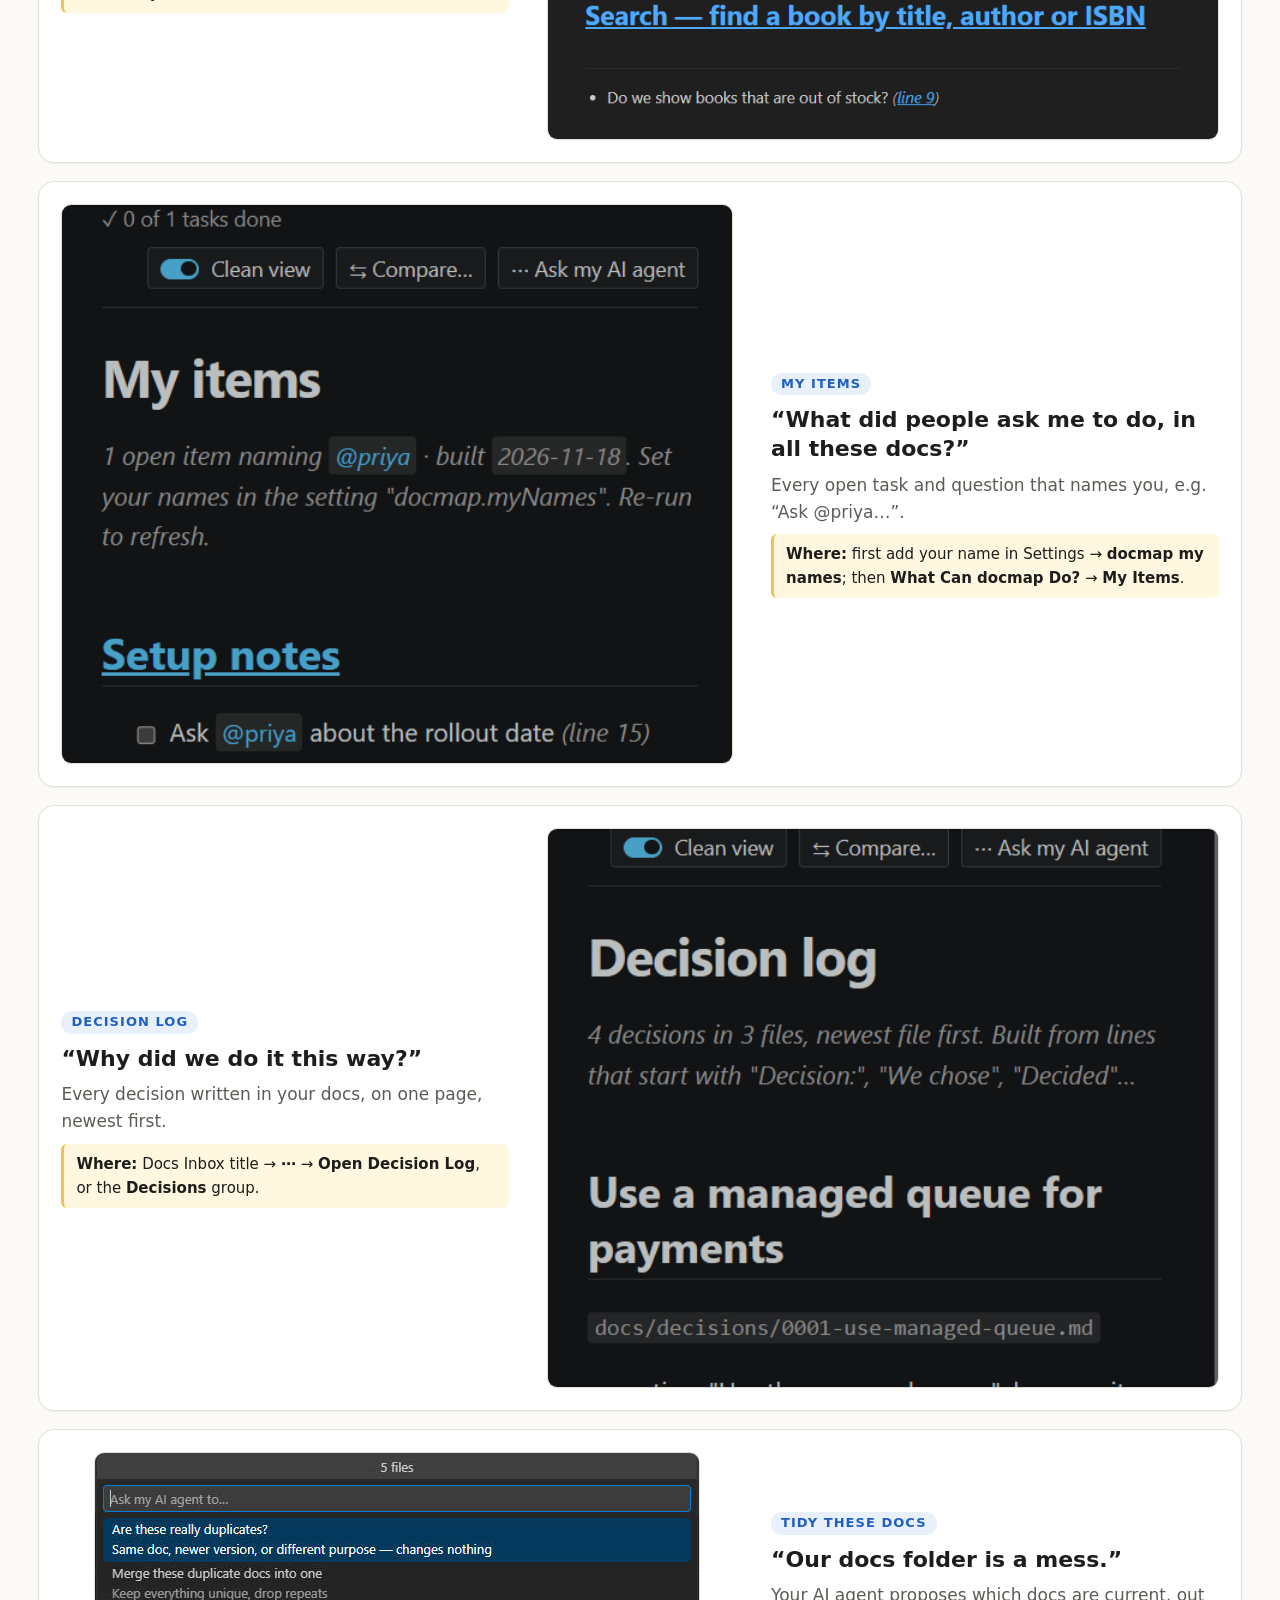
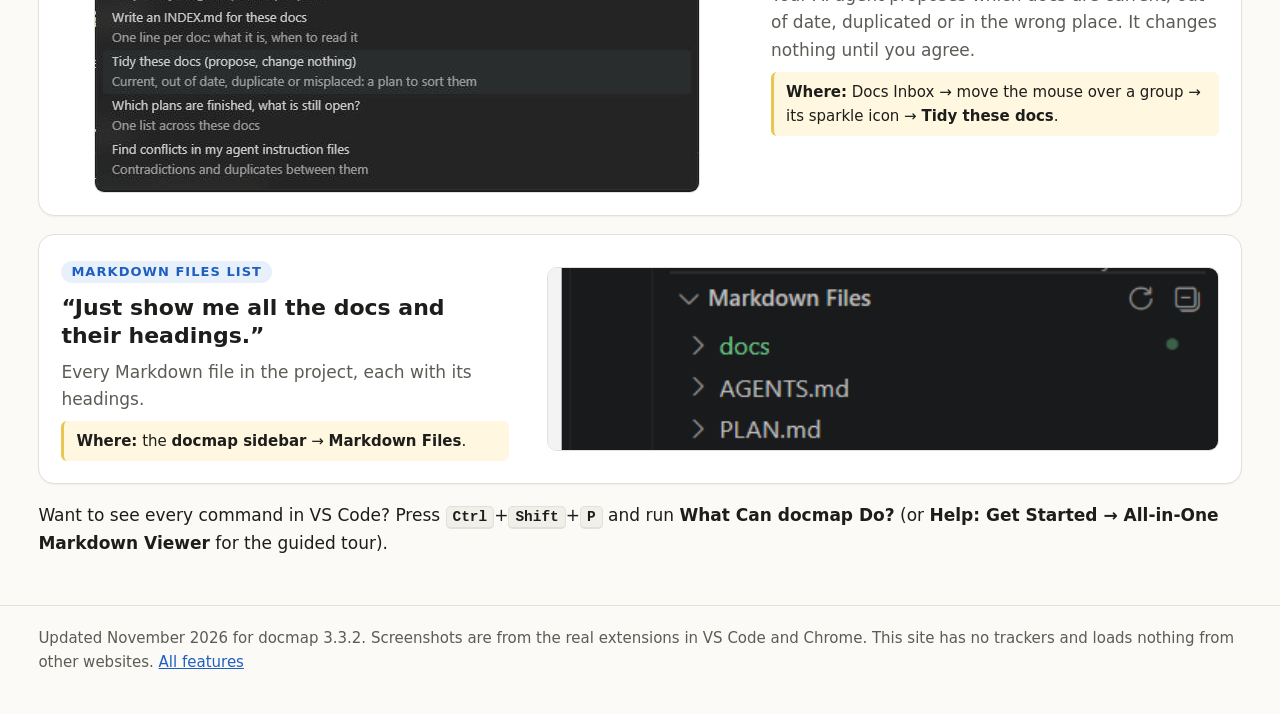
<file: finding.html>
<!doctype html>
<html lang="en">
<head>
<meta charset="utf-8">
<meta name="viewport" content="width=device-width, initial-scale=1">
<title>Finding and tidying — docmap help</title>
<meta name="description" content="Get on top of a project's Markdown docs: Docs Inbox, Where Do I Start?, Search All Docs, Doc Atlas, Plans Dashboard, Open Questions, My Items, Decision Log.">
<link rel="stylesheet" href="style.css">
</head>
<body>
<header class="top">
  <div class="wrap">
    <a class="brand" href="index.html">docmap help <small>· All-in-One Markdown Viewer</small></a>
    <nav aria-label="Sections">
      <a href="index.html">Start</a>
      <a href="reading.html">Reading</a>
      <a href="trust.html">Trust</a>
      <a href="finding.html" aria-current="page">Find</a>
      <a href="writing.html">Write</a>
      <a href="agents.html">AI agents</a>
      <a href="chrome.html">Chrome</a>
      <a href="settings.html">Settings</a>
    </nav>
  </div>
</header>

<main class="wrap">
  <h1>Finding and tidying</h1>
  <p class="intro">A project with dozens of docs is hard to keep track of. See what changed, what is new, every plan, every open question.</p>

  <div class="search" role="search">
    <label for="q">Search every feature</label>
    <input id="q" type="search" placeholder="Type a word, e.g. inbox, plans, questions" autocomplete="off">
    <ul id="results" aria-live="polite"></ul>
  </div>

  <ul class="jump" aria-label="On this page">
    <li><a href="#home">Home</a></li>
    <li><a href="#what-can-docmap-do">What can docmap do?</a></li>
    <li><a href="#docs-inbox">Docs Inbox</a></li>
    <li><a href="#where-to-start">Where do I start?</a></li>
    <li><a href="#search-all-docs">Search all docs</a></li>
    <li><a href="#doc-atlas">Doc Atlas</a></li>
    <li><a href="#plans-dashboard">Plans Dashboard</a></li>
    <li><a href="#plans-menu">Export plans</a></li>
    <li><a href="#open-questions">Open questions</a></li>
    <li><a href="#my-items">My items</a></li>
    <li><a href="#decision-log">Decision log</a></li>
    <li><a href="#tidy">Tidy docs</a></li>
    <li><a href="#markdown-files">Markdown files</a></li>
  </ul>

  <ol class="story">
    <li id="home">
      <div class="story-text">
        <h2 class="day">Home: what's going on</h2>
        <p class="pain">“I'm back on this project. What is being worked on, and what is next?”</p>
        <p class="fix">One page: what is being worked on and what is next (from your handover note), <b>What's open</b> (questions waiting for an answer, tasks that name you), docs that are hard to read, docs out of date with the code, and every feature.</p>
        <p class="where-line"><b>Where:</b> <b>docmap sidebar</b> → <b>Quick Launch</b> → <b>Home</b>, or <b>⋯ More</b> → <b>Workspace views</b> → <b>Home</b>. (Setting <b>Home on Start</b> is off by default so VS Code starts instantly.)</p>
      </div>
      <img src="img/home.png" width="1000" height="1200" alt="The Home page of a sample bookshop project: what's next from the handover, open questions, and the feature list" loading="lazy">
    </li>

    <li id="what-can-docmap-do">
      <div class="story-text">
        <h2 class="day">What can docmap do?</h2>
        <p class="pain">“I know it can do more. I just don't know what, or what it's called.”</p>
        <p class="fix">Every docmap command in one list, grouped by what you want to do, each with one plain line. Type a word like <i>plan</i> or <i>compare</i> to narrow it; pick one to run it.</p>
        <p class="where-line"><b>Where:</b> Docs Inbox title → <b>⋯</b> → <b>What Can docmap Do?</b>, or the last line of the page's <b>⋯ Ask my AI agent</b> menu, or the Command Palette.</p>
      </div>
      <img class="small" src="img/what-can-docmap-do.jpg" width="604" height="471" alt="The list 'What can docmap do?': Show Preview, Show Source, Open Preview to the Side, Open Preview in Browser, Choose Reading Look and more, each with one plain line" loading="lazy">
    </li>

    <li id="docs-inbox">
      <div class="story-text">
        <h2 class="day">Docs Inbox</h2>
        <p class="pain">“Dozens of docs. Which changed, which are new, which are stale?”</p>
        <p class="fix">Every doc sorted like an email inbox: <b>Changed since you read</b>, <b>New — last 7 days</b>, <b>Possible duplicates</b>, <b>Probably out of date</b> and more. One click opens a doc with what changed marked.</p>
        <p class="where-line"><b>Where:</b> click the <b>docmap</b> icon in the Activity Bar on the far left. <b>Quick Launch</b> sits at the top (one-click Home, Plans Dashboard, Doc Atlas, Open Questions, Search All Docs, New Doc), with <b>Docs Inbox</b> and <b>Markdown Files</b> right below it.</p>
      </div>
      <img class="small" src="img/docs-inbox.jpg" width="298" height="298" alt="The Docs Inbox: Search, Help and New Doc buttons on its title, and groups Worth reading first, Plans in progress, Probably out of date, Doubtful, Decisions" loading="lazy">
    </li>

    <li id="where-to-start">
      <div class="story-text">
        <h2 class="day">Where Do I Start?</h2>
        <p class="pain">“I just joined. There are 60 docs. Where do I even start?”</p>
        <p class="fix">A short reading order for the project: README, design, specs, recent decisions, plans, runbooks. Each with one line on why it matters.</p>
        <p class="where-line"><b>Where:</b> Docs Inbox title → <b>⋯</b> → <b>Where Do I Start?</b></p>
      </div>
      <img src="img/where-to-start.jpg" width="1503" height="679" alt="A page 'Where do I start?' listing in order: what the project is, the design, recent decisions and work in progress, each with one line on why" loading="lazy">
    </li>

    <li id="search-all-docs">
      <div class="story-text">
        <h2 class="day">Search All Docs</h2>
        <p class="pain">“Where did we write that down?”</p>
        <p class="fix">One search box over every doc. Each result shows the headings it sits under, so you know which one you want.</p>
        <p class="where-line"><b>Where:</b> the search button on the Docs Inbox title, or Command Palette → <b>Search All Docs…</b></p>
      </div>
      <img src="img/search-all-docs.png" width="755" height="440" alt="Search results for 'queue': 18 matches in 8 of 14 files, each with its headings" loading="lazy">
    </li>

    <li id="doc-atlas">
      <div class="story-text">
        <h2 class="day">Doc Atlas</h2>
        <p class="pain">“What else touches this feature: which docs, which code?”</p>
        <p class="fix">Beside the doc: the docs that link to it, the docs it links to, and the code files it names. Switch between <b>Features</b> and <b>All docs</b> in the sidebar, click any box or <b>+N more</b> node to walk the graph, use <b>← Back</b> in the header, and check the bottom <b>Legend</b> (Current, Feature, Doc, Code). <b>Code details</b> lists its files, functions, and any names the code no longer has.</p>
        <p class="where-line"><b>Where:</b> <b>Atlas</b> in the preview top bar, or <b>docmap sidebar</b> → <b>Quick Launch</b> → <b>Doc Atlas</b>.</p>
      </div>
      <img src="img/doc-atlas-beside.png" width="760" height="560" alt="Doc Atlas for the Checkout doc: the docs that link to it on the left, the docs it links to on the right" loading="lazy">
    </li>

    <li id="plans-dashboard">
      <div class="story-text">
        <h2 class="day">Interactive Plans Dashboard</h2>
        <p class="pain">“Status meeting in 10 minutes. Where are we on every plan?”</p>
        <p class="fix">An interactive view of all workspace Markdown docs and their statuses with visual progress bars, relative paths, owner, next date, a <b>Plans only</b> filter pill, and a <b>Needs attention</b> list of what is overdue, blocked or has no owner.</p>
        <p class="where-line"><b>Where:</b> <b>Plans</b> in the preview top bar, or <b>docmap sidebar</b> → <b>Quick Launch</b> → <b>Plans Dashboard</b>.</p>
      </div>
      <img src="img/plans-dashboard.png" width="558" height="870" alt="The Plans Dashboard: totals at the top, then a Needs attention list" loading="lazy">
    </li>

    <li id="plans-menu">
      <div class="story-text">
        <h2 class="day">Sort, export or report on plans</h2>
        <p class="pain">“I need this in a spreadsheet for the weekly update.”</p>
        <p class="fix">Sort the dashboard, save it as a spreadsheet (CSV) or Markdown, or ask your AI agent for a status report of every plan.</p>
        <p class="where-line"><b>Where:</b> <b>What Can docmap Do?</b> → <b>Plans Dashboard: Sort, Export or Ask My Agent…</b></p>
      </div>
      <img src="img/plans-menu.png" width="755" height="260" alt="A menu with sort choices, Save as Markdown, Save as CSV and Status report of every plan" loading="lazy">
    </li>

    <li id="open-questions">
      <div class="story-text">
        <h2 class="day">Open Questions</h2>
        <p class="pain">“What is still undecided, across all our docs?”</p>
        <p class="fix">Every real question from every doc on one page, grouped by doc: text ending in “?” and lines marked “Question:”. Click <b>line N</b> to open the doc at that line.</p>
        <p class="where-line"><b>Where:</b> <b>?</b> in the preview top bar, <b>docmap sidebar</b> → <b>Quick Launch</b> → <b>Open Questions</b>, or <b>Home</b> → <b>What's open</b>.</p>
      </div>
      <img src="img/open-questions.png" width="720" height="750" alt="The Open questions page of a sample project: each question with a link to its line" loading="lazy">
    </li>

    <li id="my-items">
      <div class="story-text">
        <h2 class="day">My Items</h2>
        <p class="pain">“What did people ask me to do, in all these docs?”</p>
        <p class="fix">Every open task and question that names you, e.g. “Ask @priya…”.</p>
        <p class="where-line"><b>Where:</b> first add your name in Settings → <b>docmap my names</b>; then <b>What Can docmap Do?</b> → <b>My Items</b>.</p>
      </div>
      <img src="img/my-items.png" width="558" height="500" alt="The My items page: one open item naming @priya" loading="lazy">
    </li>

    <li id="decision-log">
      <div class="story-text">
        <h2 class="day">Decision Log</h2>
        <p class="pain">“Why did we do it this way?”</p>
        <p class="fix">Every decision written in your docs, on one page, newest first.</p>
        <p class="where-line"><b>Where:</b> Docs Inbox title → <b>⋯</b> → <b>Open Decision Log</b>, or the <b>Decisions</b> group.</p>
      </div>
      <img src="img/decision-log.png" width="558" height="870" alt="The Decision log page: 4 decisions in 3 files" loading="lazy">
    </li>

    <li id="tidy">
      <div class="story-text">
        <h2 class="day">Tidy these docs</h2>
        <p class="pain">“Our docs folder is a mess.”</p>
        <p class="fix">Your AI agent proposes which docs are current, out of date, duplicated or in the wrong place. It changes nothing until you agree.</p>
        <p class="where-line"><b>Where:</b> Docs Inbox → move the mouse over a group → its sparkle icon → <b>Tidy these docs</b>.</p>
      </div>
      <img class="small" src="img/tidy.jpg" width="604" height="339" alt="The menu for a group of 5 docs: Are these really duplicates, Merge, Write an INDEX.md, Tidy these docs, Which plans are finished, Find conflicts in agent instruction files" loading="lazy">
    </li>

    <li id="markdown-files">
      <div class="story-text">
        <h2 class="day">Markdown Files list</h2>
        <p class="pain">“Just show me all the docs and their headings.”</p>
        <p class="fix">Every Markdown file in the project, each with its headings.</p>
        <p class="where-line"><b>Where:</b> the <b>docmap sidebar</b> → <b>Markdown Files</b>.</p>
      </div>
      <img src="img/markdown-files.png" width="440" height="120" alt="The Markdown Files section listing the docs folder, AGENTS.md and PLAN.md" loading="lazy">
    </li>
  </ol>

  <p class="story-more">Want to see every command in VS Code? Press <kbd>Ctrl</kbd>+<kbd>Shift</kbd>+<kbd>P</kbd> and run <b>What Can docmap Do?</b> (or <b>Help: Get Started → All-in-One Markdown Viewer</b> for the guided tour).</p>
</main>

<footer>
  <div class="wrap">
    Updated November 2026 for docmap 3.3.2. Screenshots are from the real extensions in VS Code and Chrome. This site has no trackers and loads nothing from other websites. <a href="index.html">All features</a>
  </div>
</footer>
<script src="features.js"></script>
<script src="search.js"></script>
<script src="zoom.js"></script>
</body>
</html>
</file>
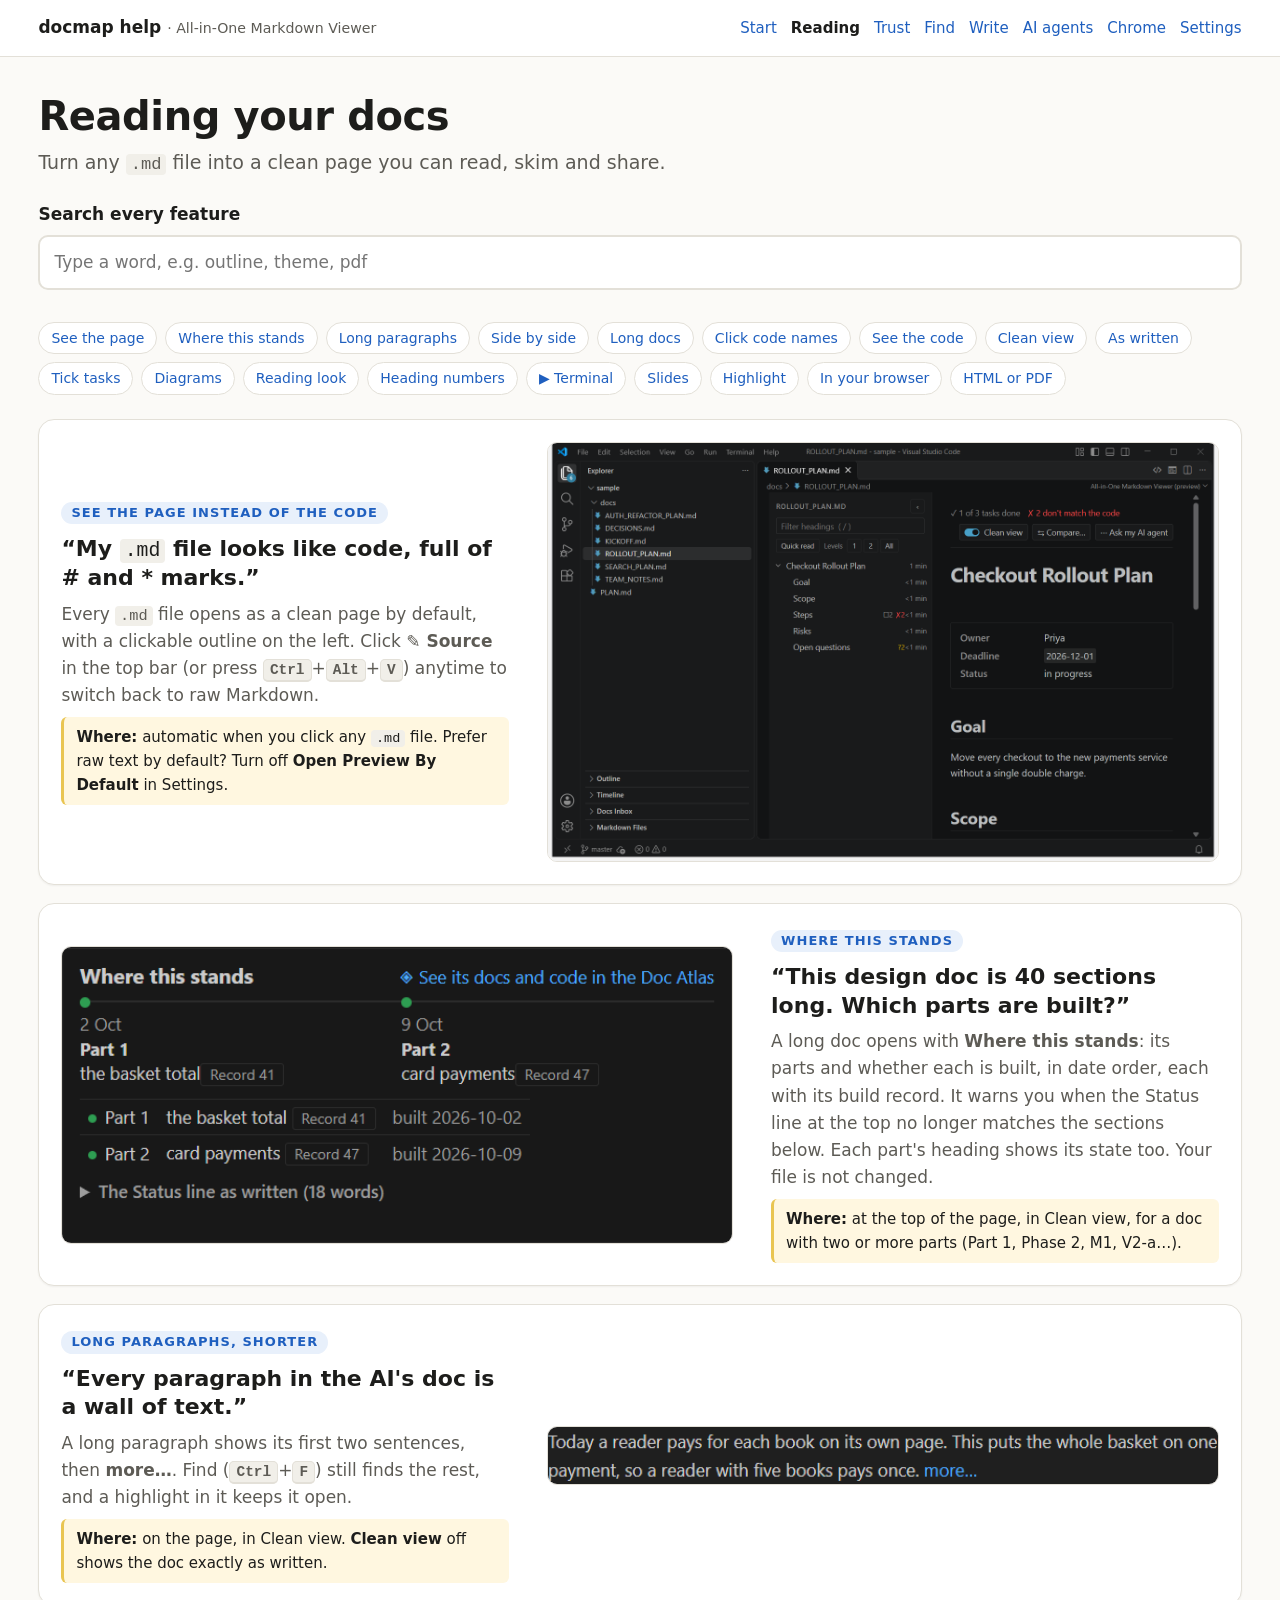
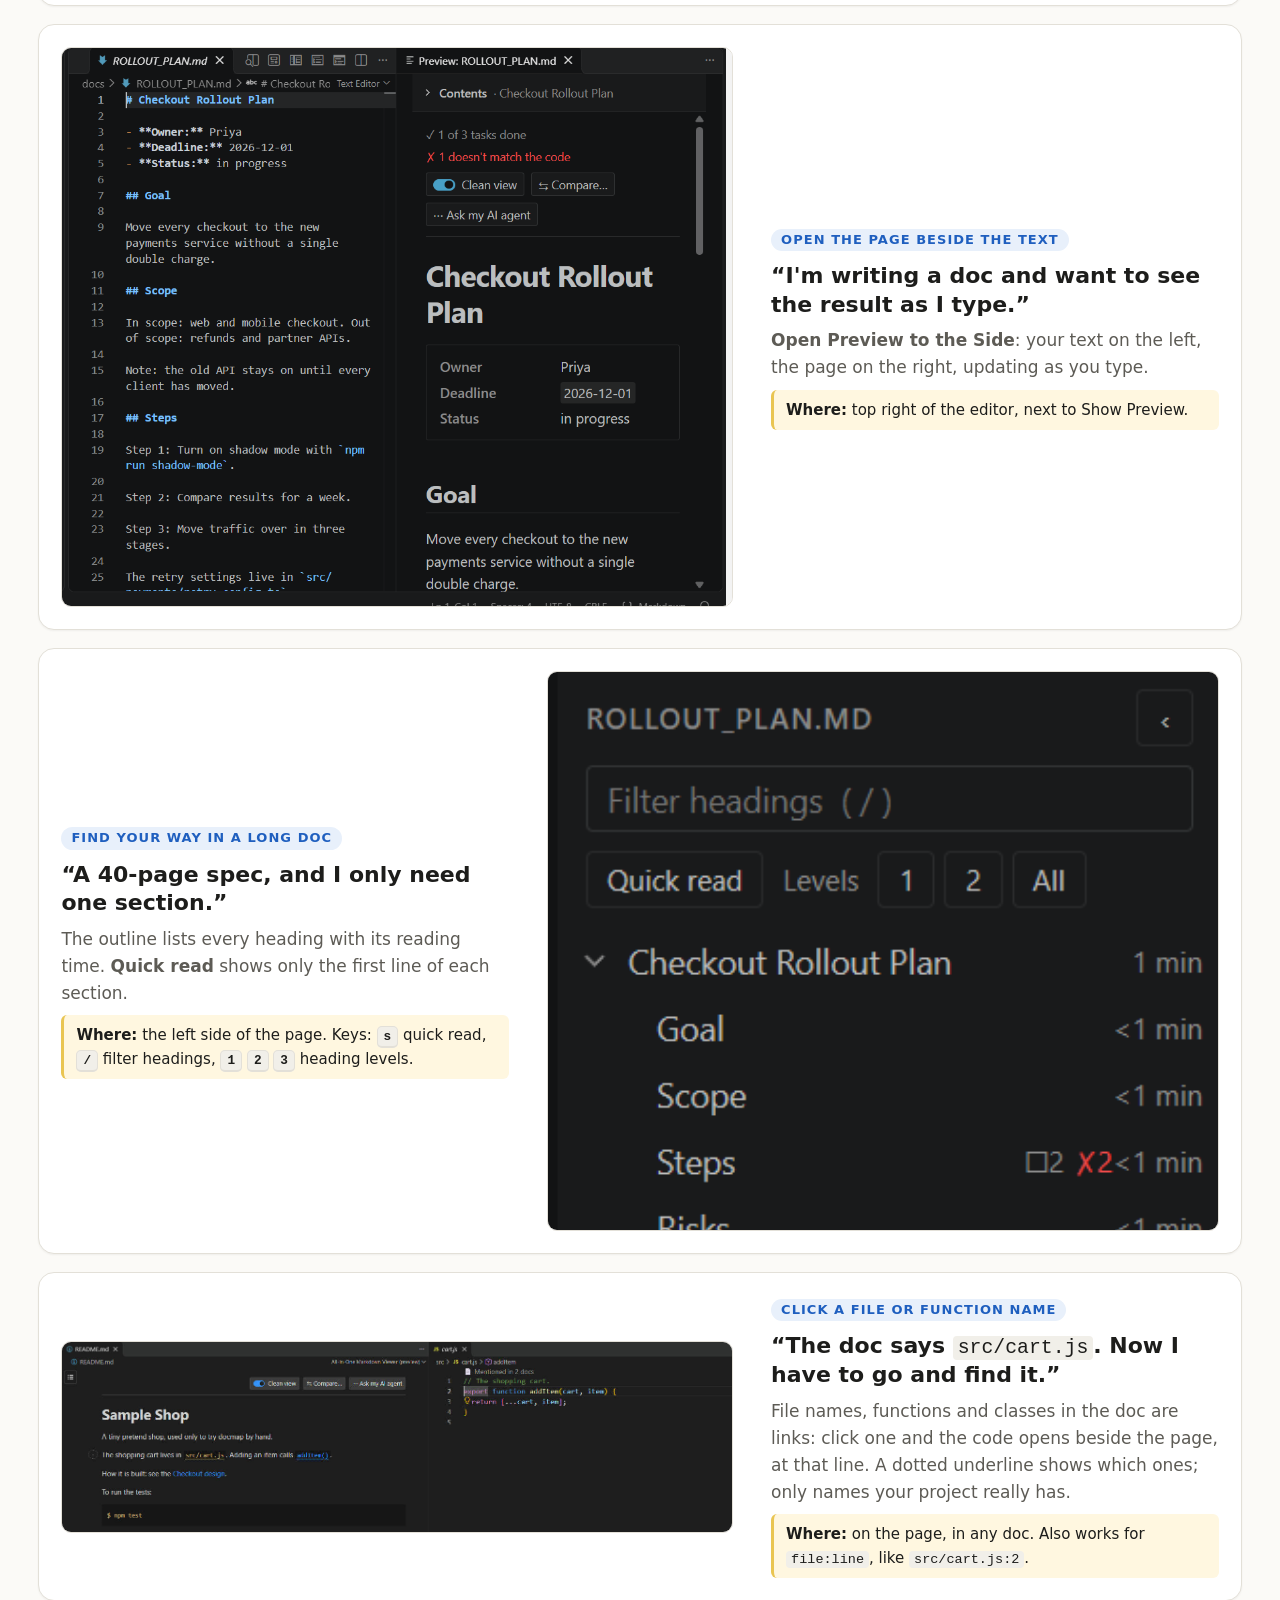
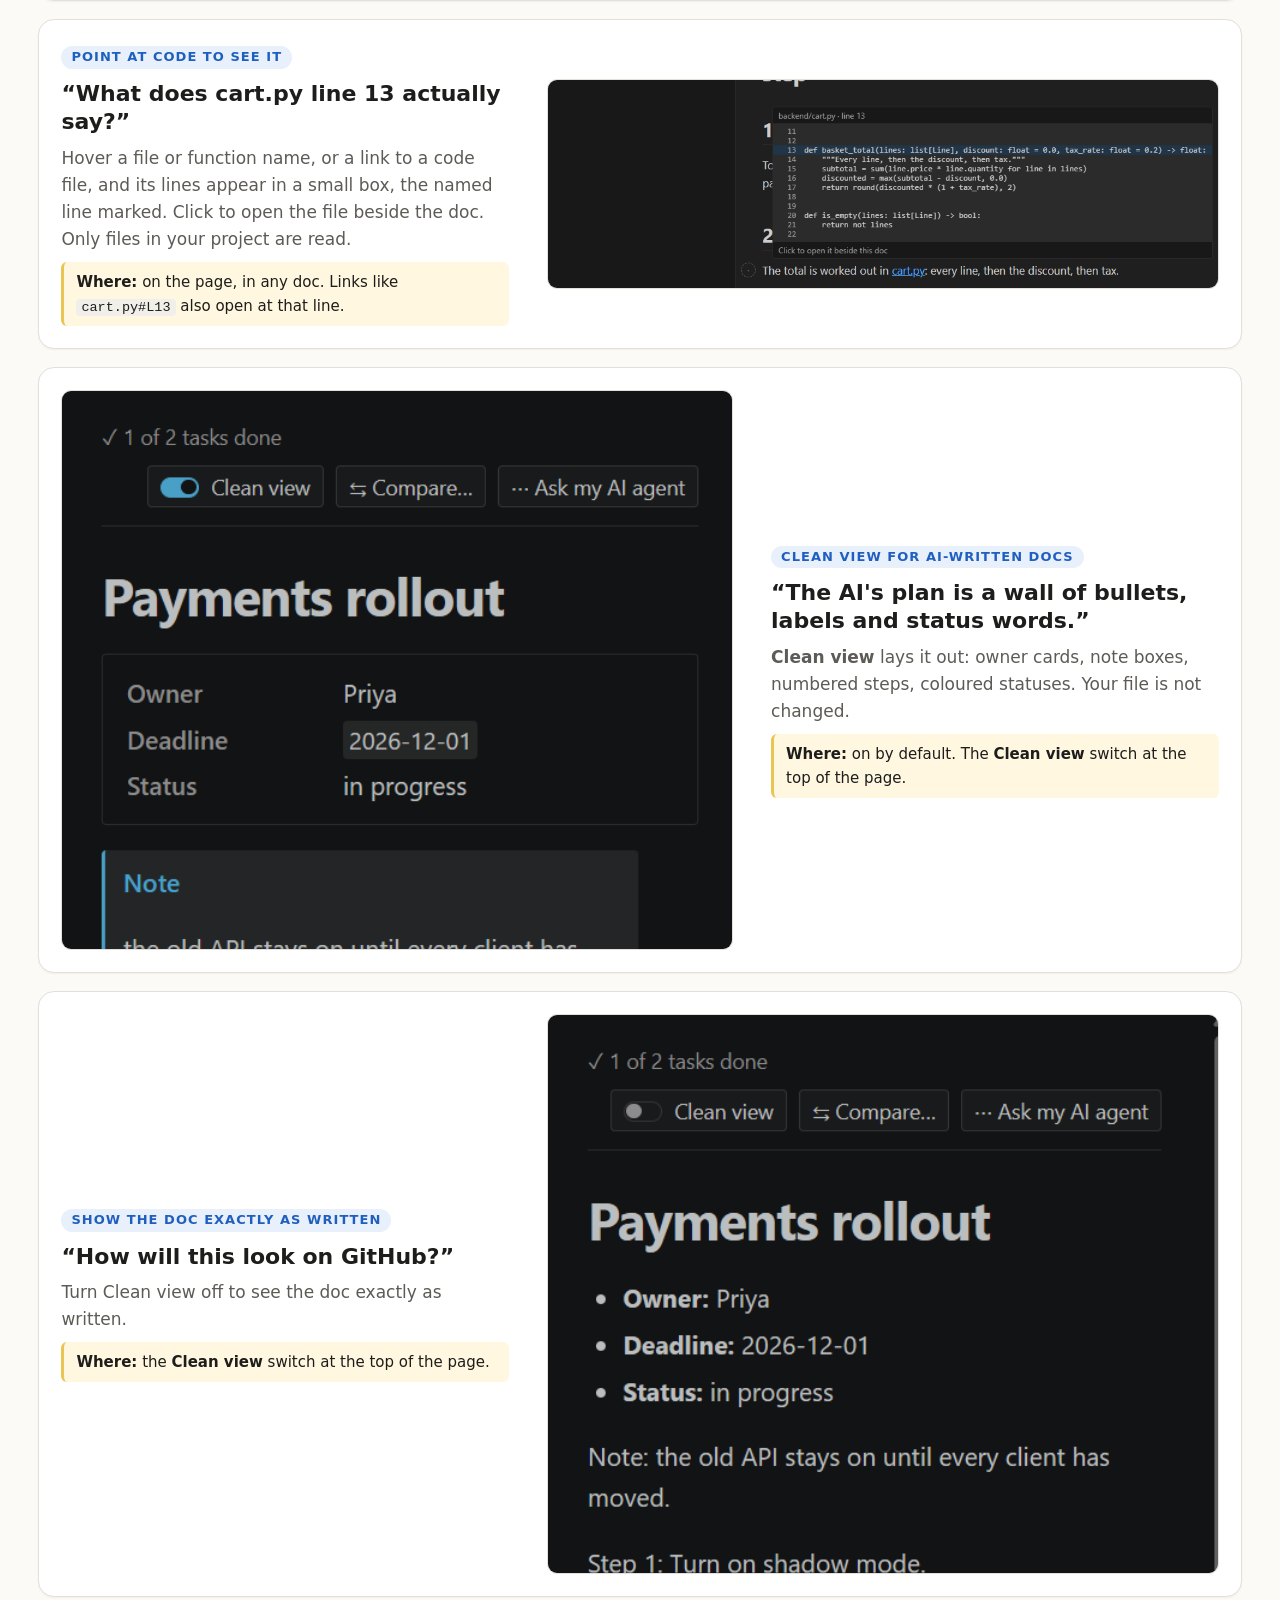
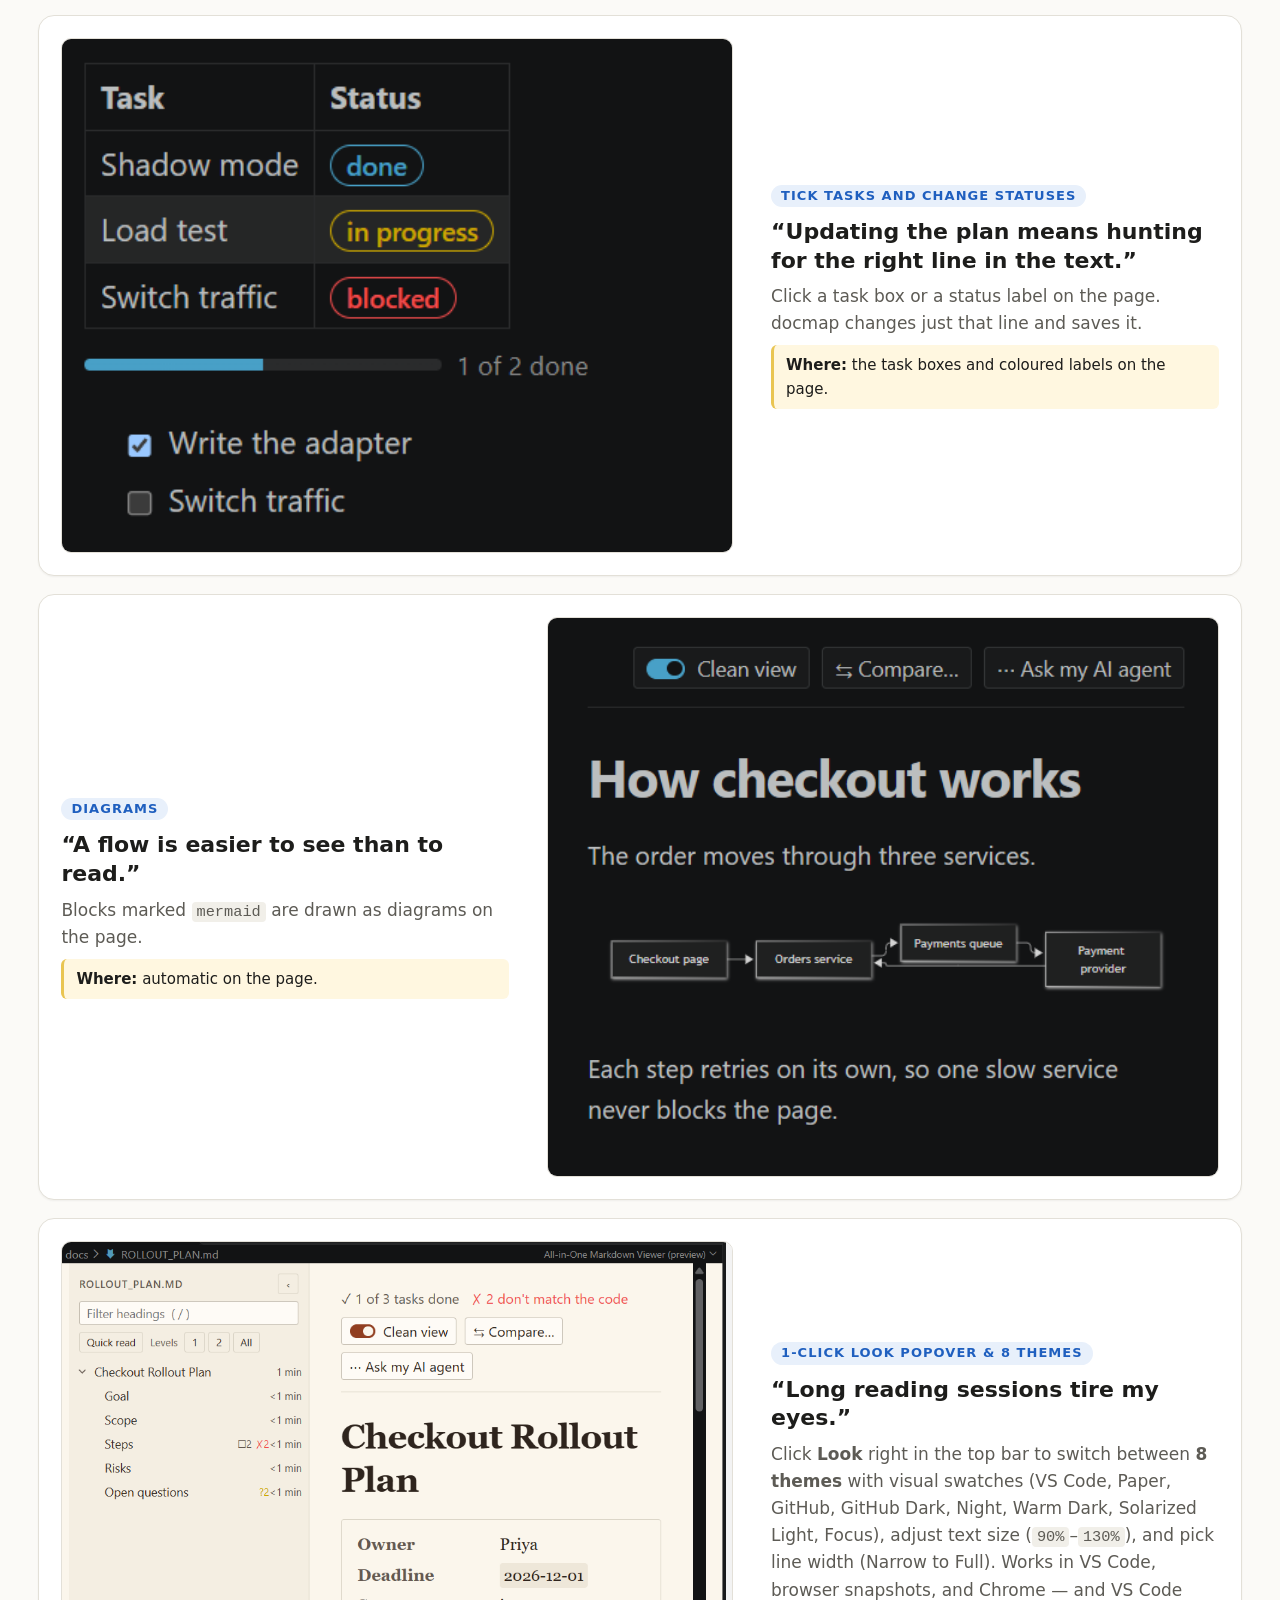
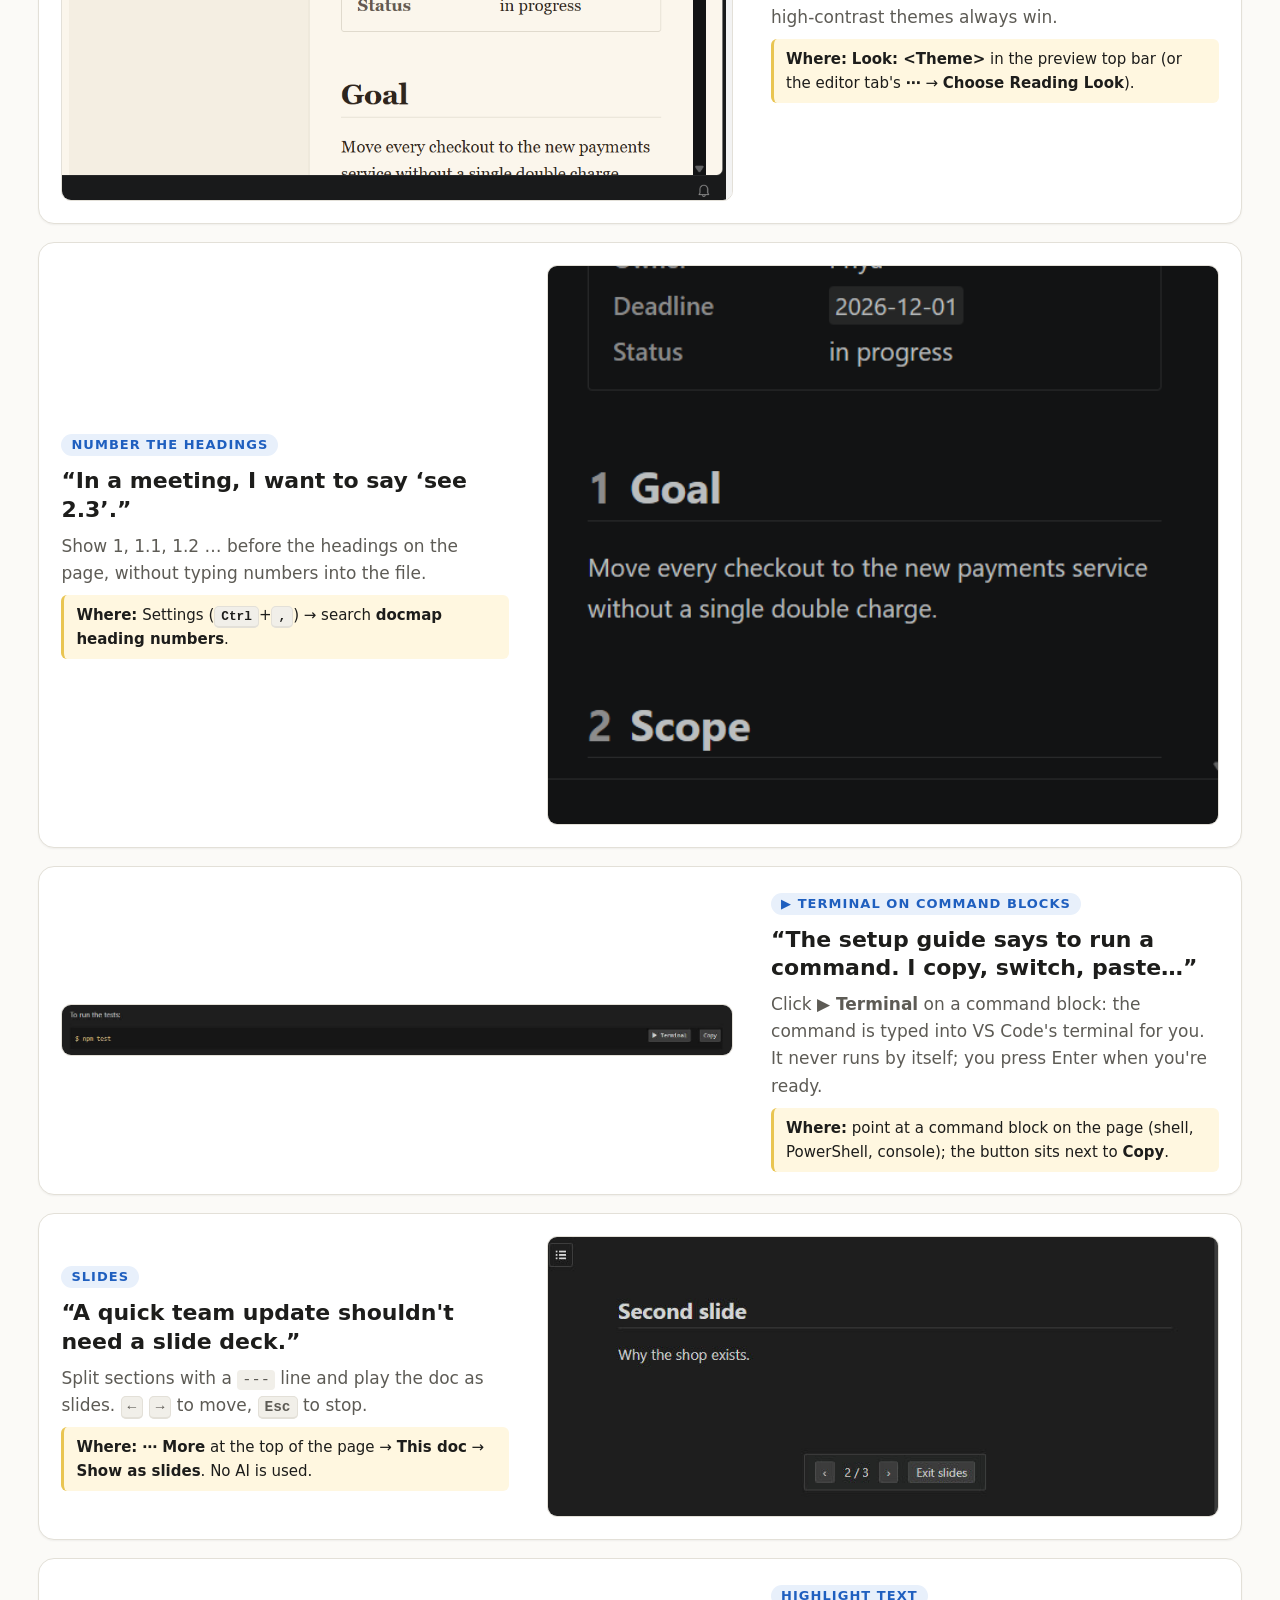
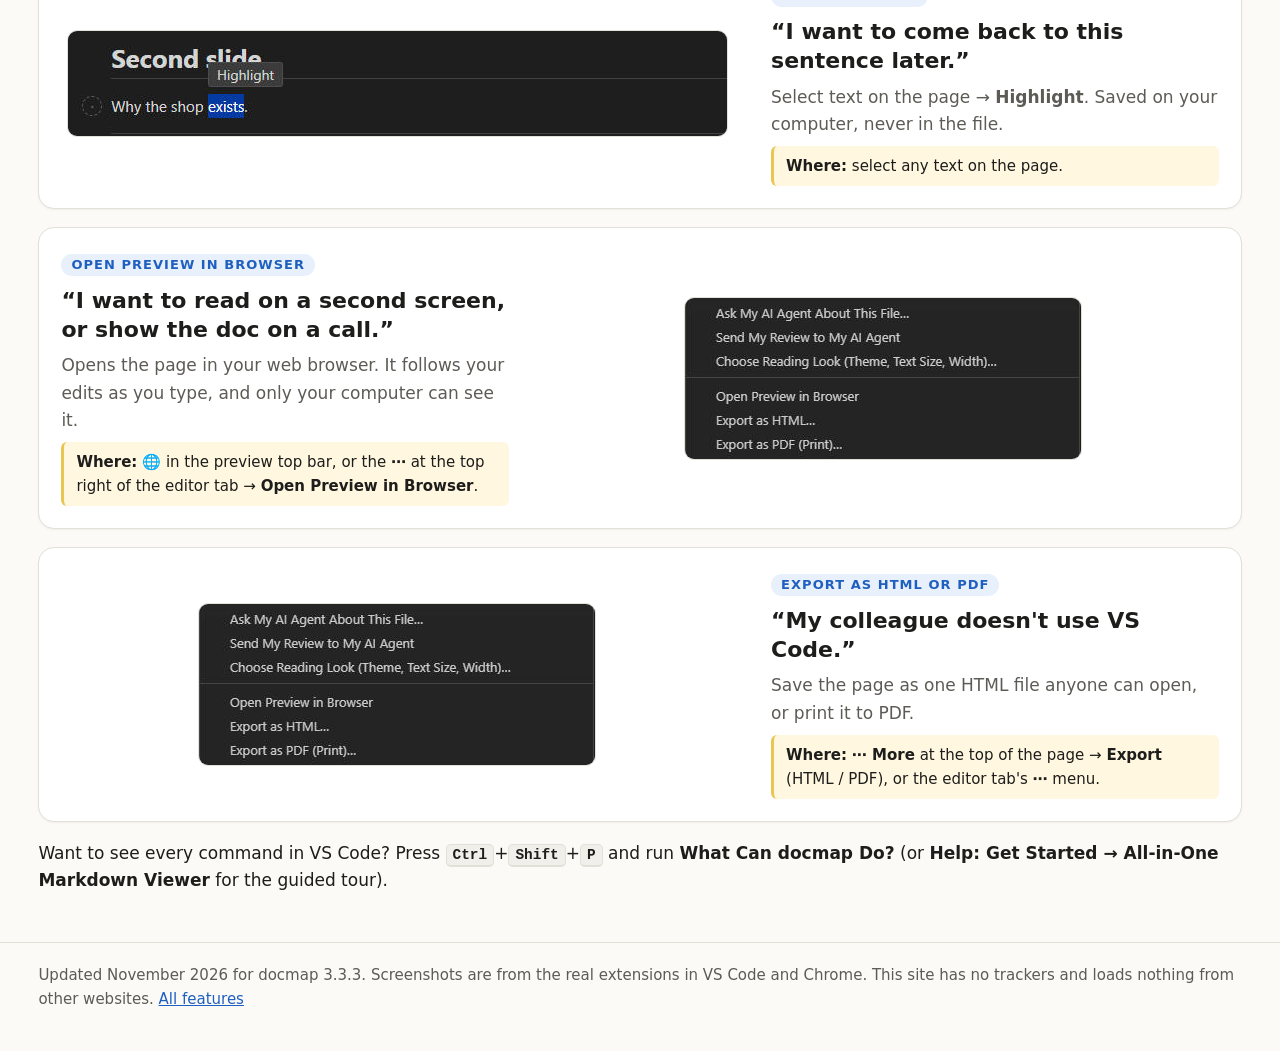
<file: reading.html>
<!doctype html>
<html lang="en">
<head>
<meta charset="utf-8">
<meta name="viewport" content="width=device-width, initial-scale=1">
<title>Reading your docs — docmap help</title>
<meta name="description" content="How to read Markdown in VS Code with All-in-One Markdown Viewer: the page view, outline, clean view, themes, slides, browser and PDF.">
<link rel="stylesheet" href="style.css">
</head>
<body>
<header class="top">
  <div class="wrap">
    <a class="brand" href="index.html">docmap help <small>· All-in-One Markdown Viewer</small></a>
    <nav aria-label="Sections">
      <a href="index.html">Start</a>
      <a href="reading.html" aria-current="page">Reading</a>
      <a href="trust.html">Trust</a>
      <a href="finding.html">Find</a>
      <a href="writing.html">Write</a>
      <a href="agents.html">AI agents</a>
      <a href="chrome.html">Chrome</a>
      <a href="settings.html">Settings</a>
    </nav>
  </div>
</header>

<main class="wrap">
  <h1>Reading your docs</h1>
  <p class="intro">Turn any <code>.md</code> file into a clean page you can read, skim and share.</p>

  <div class="search" role="search">
    <label for="q">Search every feature</label>
    <input id="q" type="search" placeholder="Type a word, e.g. outline, theme, pdf" autocomplete="off">
    <ul id="results" aria-live="polite"></ul>
  </div>

  <ul class="jump" aria-label="On this page">
    <li><a href="#show-preview">See the page</a></li>
    <li><a href="#where-this-stands">Where this stands</a></li>
    <li><a href="#long-paragraphs">Long paragraphs</a></li>
    <li><a href="#preview-side">Side by side</a></li>
    <li><a href="#find-your-way">Long docs</a></li>
    <li><a href="#code-names">Click code names</a></li>
    <li><a href="#code-preview">See the code</a></li>
    <li><a href="#clean-view">Clean view</a></li>
    <li><a href="#show-as-written">As written</a></li>
    <li><a href="#tick-and-status">Tick tasks</a></li>
    <li><a href="#diagrams">Diagrams</a></li>
    <li><a href="#reading-look">Reading look</a></li>
    <li><a href="#heading-numbers">Heading numbers</a></li>
    <li><a href="#terminal">▶ Terminal</a></li>
    <li><a href="#slides">Slides</a></li>
    <li><a href="#highlight">Highlight</a></li>
    <li><a href="#in-browser">In your browser</a></li>
    <li><a href="#export">HTML or PDF</a></li>
  </ul>

  <ol class="story">
    <li id="show-preview">
      <div class="story-text">
        <h2 class="day">See the page instead of the code</h2>
        <p class="pain">“My <code>.md</code> file looks like code, full of # and * marks.”</p>
        <p class="fix">Every <code>.md</code> file opens as a clean page by default, with a clickable outline on the left. Click <b>✎ Source</b> in the top bar (or press <kbd>Ctrl</kbd>+<kbd>Alt</kbd>+<kbd>V</kbd>) anytime to switch back to raw Markdown.</p>
        <p class="where-line"><b>Where:</b> automatic when you click any <code>.md</code> file. Prefer raw text by default? Turn off <b>Open Preview By Default</b> in Settings.</p>
      </div>
      <img src="img/page-view.png" width="1440" height="900" alt="A plan shown as a clean page in VS Code: outline on the left, title, owner card and a summary bar at the top">
    </li>

    <li id="where-this-stands">
      <div class="story-text">
        <h2 class="day">Where this stands</h2>
        <p class="pain">“This design doc is 40 sections long. Which parts are built?”</p>
        <p class="fix">A long doc opens with <b>Where this stands</b>: its parts and whether each is built, in date order, each with its build record. It warns you when the Status line at the top no longer matches the sections below. Each part's heading shows its state too. Your file is not changed.</p>
        <p class="where-line"><b>Where:</b> at the top of the page, in Clean view, for a doc with two or more parts (Part 1, Phase 2, M1, V2-a…).</p>
      </div>
      <img src="img/where-this-stands.png" width="640" height="283" alt="Where this stands: Part 1 and Part 2 on a timeline, each built on its date, with a link to its build record" loading="lazy">
    </li>

    <li id="long-paragraphs">
      <div class="story-text">
        <h2 class="day">Long paragraphs, shorter</h2>
        <p class="pain">“Every paragraph in the AI's doc is a wall of text.”</p>
        <p class="fix">A long paragraph shows its first two sentences, then <b>more…</b>. Find (<kbd>Ctrl</kbd>+<kbd>F</kbd>) still finds the rest, and a highlight in it keeps it open.</p>
        <p class="where-line"><b>Where:</b> on the page, in Clean view. <b>Clean view</b> off shows the doc exactly as written.</p>
      </div>
      <img src="img/long-paragraph.png" width="640" height="55" alt="A paragraph cut after two sentences, ending in a more… link" loading="lazy">
    </li>

    <li id="preview-side">
      <div class="story-text">
        <h2 class="day">Open the page beside the text</h2>
        <p class="pain">“I'm writing a doc and want to see the result as I type.”</p>
        <p class="fix"><b>Open Preview to the Side</b>: your text on the left, the page on the right, updating as you type.</p>
        <p class="where-line"><b>Where:</b> top right of the editor, next to Show Preview.</p>
      </div>
      <img src="img/side-by-side.png" width="1000" height="850" alt="The editor split in two: the text on the left, its page on the right" loading="lazy">
    </li>

    <li id="find-your-way">
      <div class="story-text">
        <h2 class="day">Find your way in a long doc</h2>
        <p class="pain">“A 40-page spec, and I only need one section.”</p>
        <p class="fix">The outline lists every heading with its reading time. <b>Quick read</b> shows only the first line of each section.</p>
        <p class="where-line"><b>Where:</b> the left side of the page. Keys: <kbd>s</kbd> quick read, <kbd>/</kbd> filter headings, <kbd>1</kbd> <kbd>2</kbd> <kbd>3</kbd> heading levels.</p>
      </div>
      <img src="img/outline.png" width="352" height="360" alt="The outline: a filter box, Quick read and Levels buttons, and headings with reading times" loading="lazy">
    </li>

    <li id="code-names">
      <div class="story-text">
        <h2 class="day">Click a file or function name</h2>
        <p class="pain">“The doc says <code>src/cart.js</code>. Now I have to go and find it.”</p>
        <p class="fix">File names, functions and classes in the doc are links: click one and the code opens beside the page, at that line. A dotted underline shows which ones; only names your project really has.</p>
        <p class="where-line"><b>Where:</b> on the page, in any doc. Also works for <code>file:line</code>, like <code>src/cart.js:2</code>.</p>
      </div>
      <img src="img/code-names.jpg" width="1427" height="405" alt="A README page next to cart.js: clicking addItem() on the page opened cart.js beside it at the addItem function" loading="lazy">
    </li>

    <li id="code-preview">
      <div class="story-text">
        <h2 class="day">Point at code to see it</h2>
        <p class="pain">“What does cart.py line 13 actually say?”</p>
        <p class="fix">Hover a file or function name, or a link to a code file, and its lines appear in a small box, the named line marked. Click to open the file beside the doc. Only files in your project are read.</p>
        <p class="where-line"><b>Where:</b> on the page, in any doc. Links like <code>cart.py#L13</code> also open at that line.</p>
      </div>
      <img src="img/code-preview.png" width="1000" height="312" alt="Pointing at a link to cart.py shows lines 11 to 22 of the file, line 13 marked" loading="lazy">
    </li>

    <li id="clean-view">
      <div class="story-text">
        <h2 class="day">Clean view for AI-written docs</h2>
        <p class="pain">“The AI's plan is a wall of bullets, labels and status words.”</p>
        <p class="fix"><b>Clean view</b> lays it out: owner cards, note boxes, numbered steps, coloured statuses. Your file is not changed.</p>
        <p class="where-line"><b>Where:</b> on by default. The <b>Clean view</b> switch at the top of the page.</p>
      </div>
      <img src="img/clean-view.png" width="558" height="1040" alt="Clean view: an owner card, a blue note box, numbered steps, coloured status labels and a progress bar" loading="lazy">
    </li>

    <li id="show-as-written">
      <div class="story-text">
        <h2 class="day">Show the doc exactly as written</h2>
        <p class="pain">“How will this look on GitHub?”</p>
        <p class="fix">Turn Clean view off to see the doc exactly as written.</p>
        <p class="where-line"><b>Where:</b> the <b>Clean view</b> switch at the top of the page.</p>
      </div>
      <img src="img/show-as-written.png" width="558" height="778" alt="The same doc with Clean view off: plain bullets, lines and table" loading="lazy">
    </li>

    <li id="tick-and-status">
      <div class="story-text">
        <h2 class="day">Tick tasks and change statuses</h2>
        <p class="pain">“Updating the plan means hunting for the right line in the text.”</p>
        <p class="fix">Click a task box or a status label on the page. docmap changes just that line and saves it.</p>
        <p class="where-line"><b>Where:</b> the task boxes and coloured labels on the page.</p>
      </div>
      <img src="img/tick-and-status.png" width="450" height="345" alt="A table with done, in progress and blocked labels, a progress bar and two task boxes" loading="lazy">
    </li>

    <li id="diagrams">
      <div class="story-text">
        <h2 class="day">Diagrams</h2>
        <p class="pain">“A flow is easier to see than to read.”</p>
        <p class="fix">Blocks marked <code>mermaid</code> are drawn as diagrams on the page.</p>
        <p class="where-line"><b>Where:</b> automatic on the page.</p>
      </div>
      <img src="img/diagram.png" width="558" height="480" alt="A flow diagram: Checkout page, Orders service, Payments queue, Payment provider" loading="lazy">
    </li>

    <li id="reading-look">
      <div class="story-text">
        <h2 class="day">1-click Look popover &amp; 8 themes</h2>
        <p class="pain">“Long reading sessions tire my eyes.”</p>
        <p class="fix">Click <b>Look</b> right in the top bar to switch between <b>8 themes</b> with visual swatches (VS Code, Paper, GitHub, GitHub Dark, Night, Warm Dark, Solarized Light, Focus), adjust text size (<code>90%</code>–<code>130%</code>), and pick line width (Narrow to Full). Works in VS Code, browser snapshots, and Chrome — and VS Code high-contrast themes always win.</p>
        <p class="where-line"><b>Where:</b> <b>Look: &lt;Theme&gt;</b> in the preview top bar (or the editor tab's <b>⋯</b> → <b>Choose Reading Look</b>).</p>
      </div>
      <img src="img/reading-look-paper.png" width="975" height="825" alt="The page in the Paper theme: cream background, serif headings, larger text" loading="lazy">
    </li>

    <li id="heading-numbers">
      <div class="story-text">
        <h2 class="day">Number the headings</h2>
        <p class="pain">“In a meeting, I want to say ‘see 2.3’.”</p>
        <p class="fix">Show 1, 1.1, 1.2 … before the headings on the page, without typing numbers into the file.</p>
        <p class="where-line"><b>Where:</b> Settings (<kbd>Ctrl</kbd>+<kbd>,</kbd>) → search <b>docmap heading numbers</b>.</p>
      </div>
      <img class="show-bottom" src="img/heading-numbers.png" width="558" height="778" alt="The page with numbered headings: 1 Goal, 2 Scope" loading="lazy">
    </li>

    <li id="terminal">
      <div class="story-text">
        <h2 class="day">▶ Terminal on command blocks</h2>
        <p class="pain">“The setup guide says to run a command. I copy, switch, paste…”</p>
        <p class="fix">Click <b>▶ Terminal</b> on a command block: the command is typed into VS Code's terminal for you. It never runs by itself; you press Enter when you're ready.</p>
        <p class="where-line"><b>Where:</b> point at a command block on the page (shell, PowerShell, console); the button sits next to <b>Copy</b>.</p>
      </div>
      <img class="small" src="img/terminal-button.jpg" width="1411" height="105" alt="A command block '$ npm test' with a ▶ Terminal button next to Copy" loading="lazy">
    </li>

    <li id="slides">
      <div class="story-text">
        <h2 class="day">Slides</h2>
        <p class="pain">“A quick team update shouldn't need a slide deck.”</p>
        <p class="fix">Split sections with a <code>---</code> line and play the doc as slides. <kbd>←</kbd> <kbd>→</kbd> to move, <kbd>Esc</kbd> to stop.</p>
        <p class="where-line"><b>Where:</b> <b>⋯ More</b> at the top of the page → <b>This doc</b> → <b>Show as slides</b>. No AI is used.</p>
      </div>
      <img class="small" src="img/slides.jpg" width="783" height="327" alt="A slide showing 'Second slide' with buttons for back, 2 of 3, next and Exit slides" loading="lazy">
    </li>

    <li id="highlight">
      <div class="story-text">
        <h2 class="day">Highlight text</h2>
        <p class="pain">“I want to come back to this sentence later.”</p>
        <p class="fix">Select text on the page → <b>Highlight</b>. Saved on your computer, never in the file.</p>
        <p class="where-line"><b>Where:</b> select any text on the page.</p>
      </div>
      <img class="small" src="img/highlight.jpg" width="659" height="105" alt="A selected word on the page with a Highlight button above it" loading="lazy">
    </li>

    <li id="in-browser">
      <div class="story-text">
        <h2 class="day">Open Preview in Browser</h2>
        <p class="pain">“I want to read on a second screen, or show the doc on a call.”</p>
        <p class="fix">Opens the page in your web browser. It follows your edits as you type, and only your computer can see it.</p>
        <p class="where-line"><b>Where:</b> <b>🌐</b> in the preview top bar, or the <b>⋯</b> at the top right of the editor tab → <b>Open Preview in Browser</b>.</p>
      </div>
      <img class="small" src="img/tab-menu.jpg" width="396" height="161" alt="The editor tab's menu: Ask My AI Agent About This File, Send My Review, Choose Reading Look, Open Preview in Browser, Export as HTML, Export as PDF" loading="lazy">
    </li>

    <li id="export">
      <div class="story-text">
        <h2 class="day">Export as HTML or PDF</h2>
        <p class="pain">“My colleague doesn't use VS Code.”</p>
        <p class="fix">Save the page as one HTML file anyone can open, or print it to PDF.</p>
        <p class="where-line"><b>Where:</b> <b>⋯ More</b> at the top of the page → <b>Export</b> (HTML / PDF), or the editor tab's <b>⋯</b> menu.</p>
      </div>
      <img class="small" src="img/tab-menu.jpg" width="396" height="161" alt="The editor tab's menu with Export as HTML and Export as PDF (Print)" loading="lazy">
    </li>
  </ol>

  <p class="story-more">Want to see every command in VS Code? Press <kbd>Ctrl</kbd>+<kbd>Shift</kbd>+<kbd>P</kbd> and run <b>What Can docmap Do?</b> (or <b>Help: Get Started → All-in-One Markdown Viewer</b> for the guided tour).</p>
</main>

<footer>
  <div class="wrap">
    Updated November 2026 for docmap 3.3.3. Screenshots are from the real extensions in VS Code and Chrome. This site has no trackers and loads nothing from other websites. <a href="index.html">All features</a>
  </div>
</footer>
<script src="features.js"></script>
<script src="search.js"></script>
<script src="zoom.js"></script>
</body>
</html>
</file>
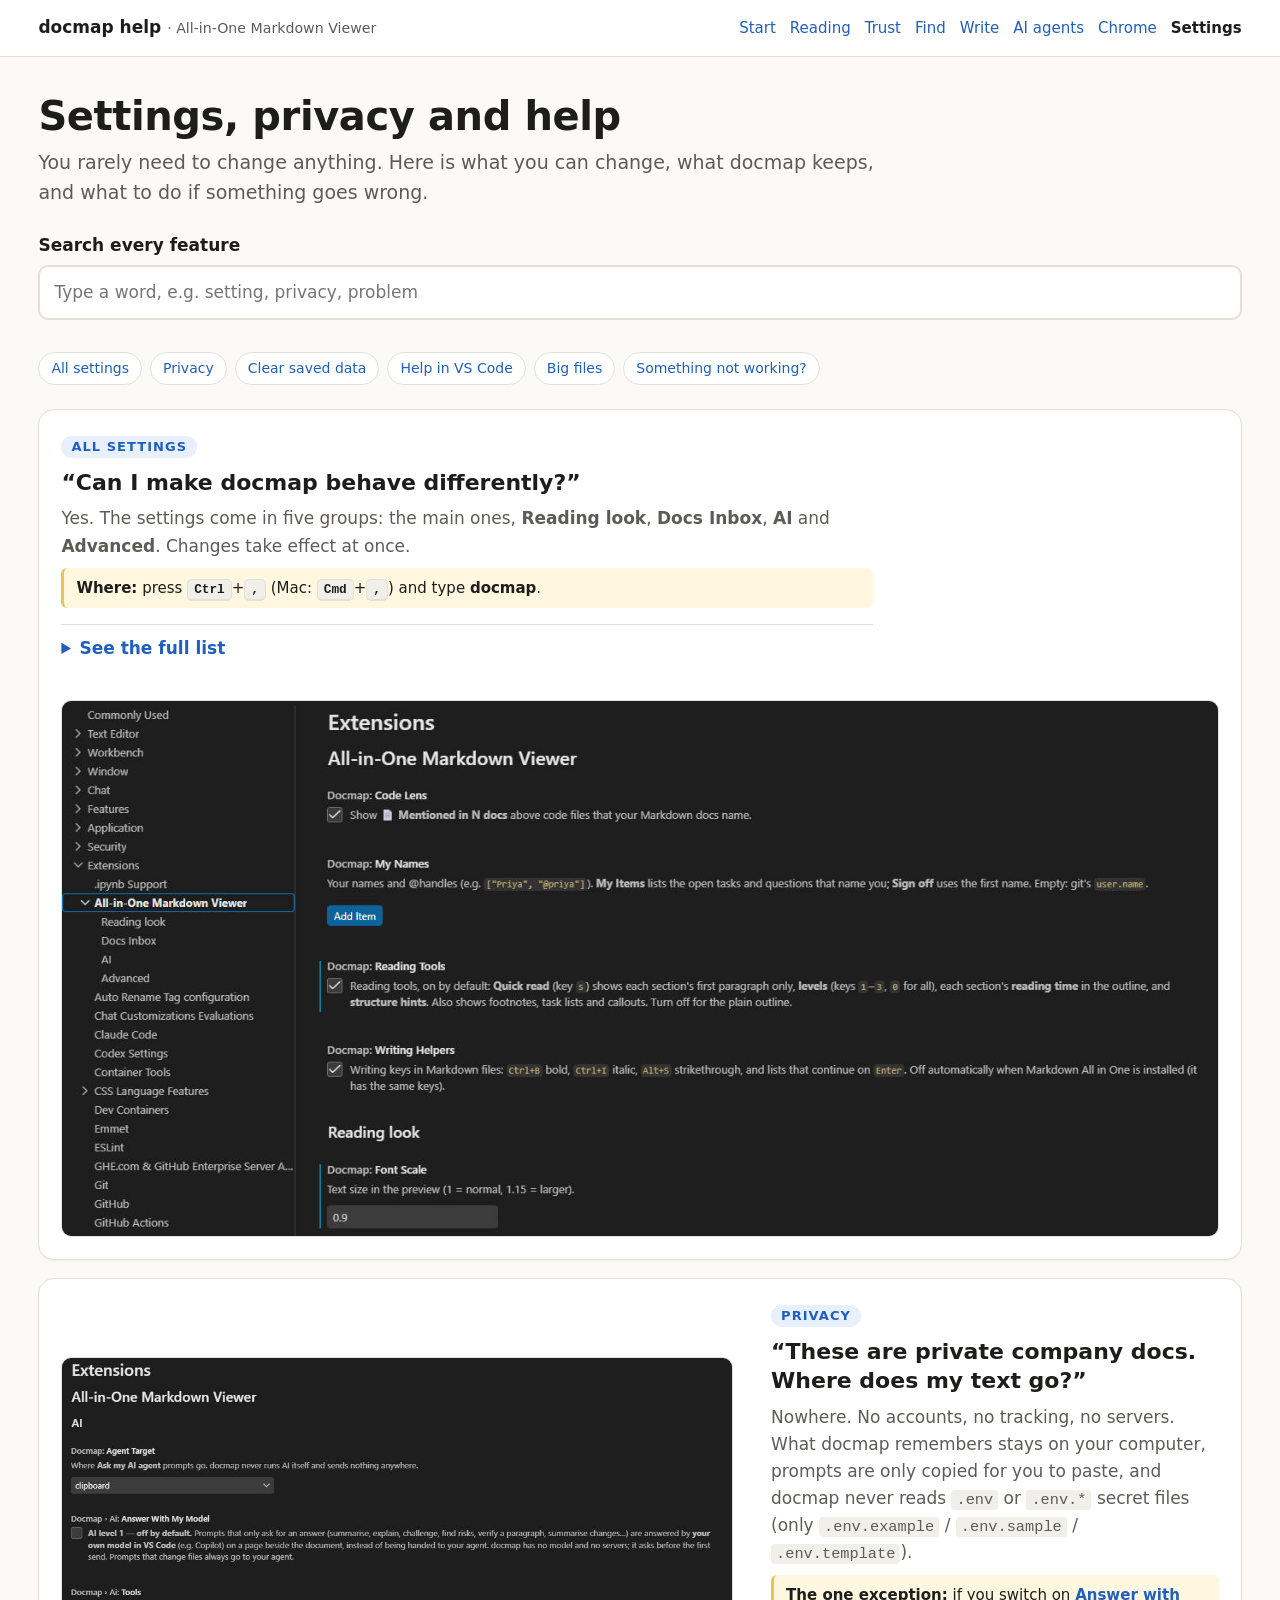
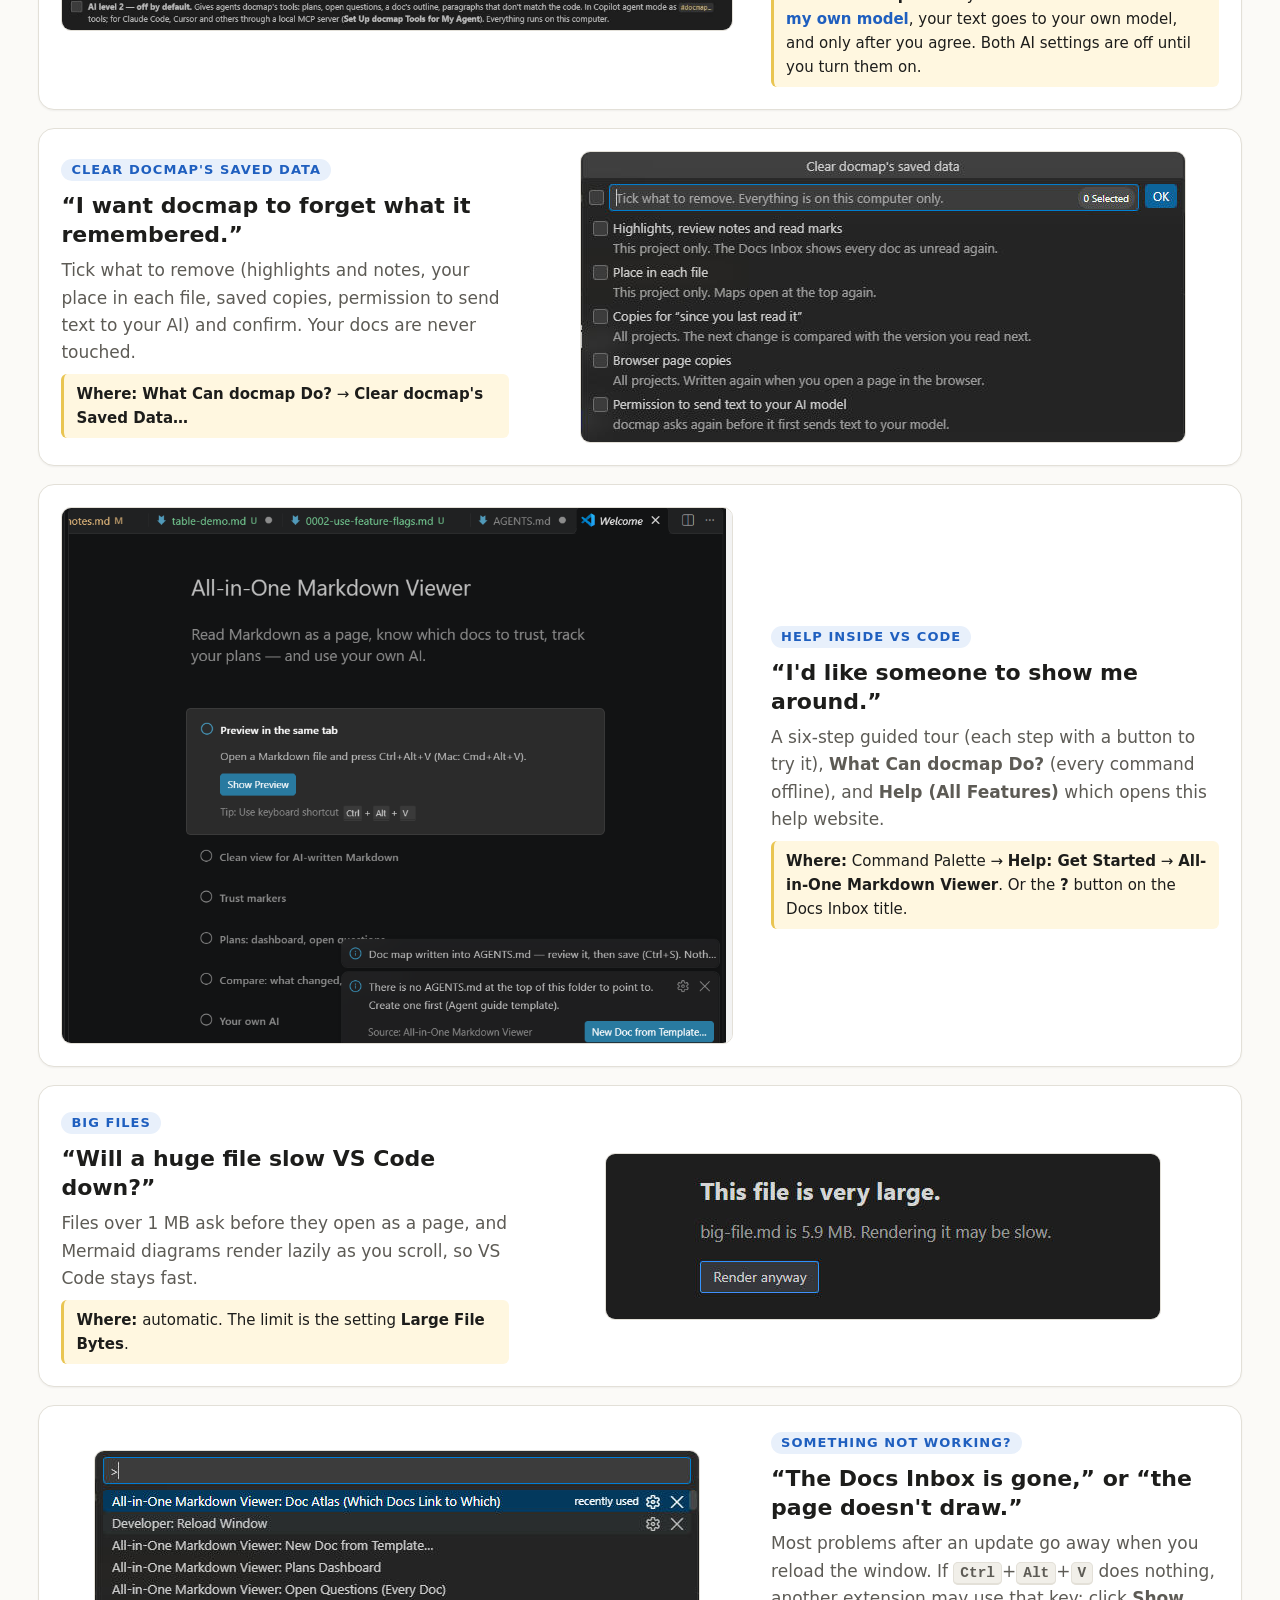
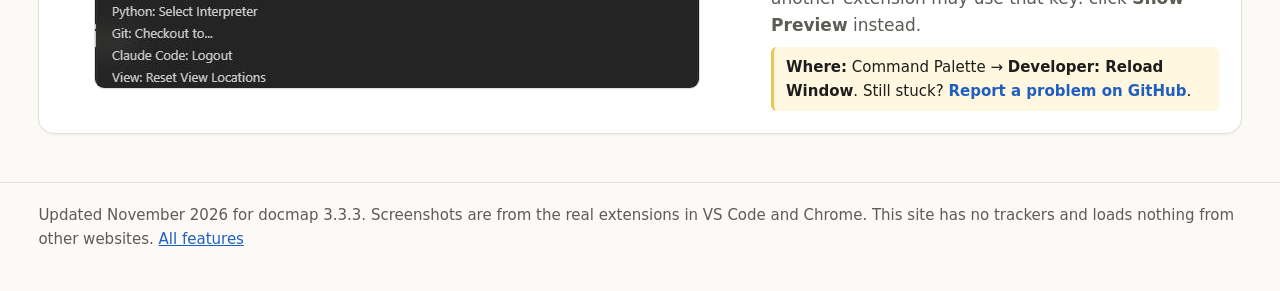
<file: settings.html>
<!doctype html>
<html lang="en">
<head>
<meta charset="utf-8">
<meta name="viewport" content="width=device-width, initial-scale=1">
<title>Settings, privacy and help — docmap help</title>
<meta name="description" content="Every docmap setting, what stays on your computer, clearing saved data, the guided tour, and what to do if something goes wrong.">
<link rel="stylesheet" href="style.css">
</head>
<body>
<header class="top">
  <div class="wrap">
    <a class="brand" href="index.html">docmap help <small>· All-in-One Markdown Viewer</small></a>
    <nav aria-label="Sections">
      <a href="index.html">Start</a>
      <a href="reading.html">Reading</a>
      <a href="trust.html">Trust</a>
      <a href="finding.html">Find</a>
      <a href="writing.html">Write</a>
      <a href="agents.html">AI agents</a>
      <a href="chrome.html">Chrome</a>
      <a href="settings.html" aria-current="page">Settings</a>
    </nav>
  </div>
</header>

<main class="wrap">
  <h1>Settings, privacy and help</h1>
  <p class="intro">You rarely need to change anything. Here is what you can change, what docmap keeps, and what to do if something goes wrong.</p>

  <div class="search" role="search">
    <label for="q">Search every feature</label>
    <input id="q" type="search" placeholder="Type a word, e.g. setting, privacy, problem" autocomplete="off">
    <ul id="results" aria-live="polite"></ul>
  </div>

  <ul class="jump" aria-label="On this page">
    <li><a href="#settings">All settings</a></li>
    <li><a href="#privacy">Privacy</a></li>
    <li><a href="#clear-data">Clear saved data</a></li>
    <li><a href="#help">Help in VS Code</a></li>
    <li><a href="#big-files">Big files</a></li>
    <li><a href="#trouble">Something not working?</a></li>
  </ul>

  <ol class="story">
    <li id="settings" class="noimg">
      <div class="story-text">
        <h2 class="day">All settings</h2>
        <p class="pain">“Can I make docmap behave differently?”</p>
        <p class="fix">Yes. The settings come in five groups: the main ones, <b>Reading look</b>, <b>Docs Inbox</b>, <b>AI</b> and <b>Advanced</b>. Changes take effect at once.</p>
        <p class="where-line"><b>Where:</b> press <kbd>Ctrl</kbd>+<kbd>,</kbd> (Mac: <kbd>Cmd</kbd>+<kbd>,</kbd>) and type <b>docmap</b>.</p>
        <details><summary>See the full list</summary>
          <table>
            <tr><th>Setting</th><th>What it does</th><th>Default</th></tr>
            <tr><th colspan="3">Main</th></tr>
            <tr><td><code>docmap.openPreviewByDefault</code></td><td>Open <code>.md</code> / <code>.markdown</code> files in docmap's Preview tab by default (off = open as raw text)</td><td>on</td></tr>
            <tr><td><code>docmap.readingTools</code></td><td>Quick read, heading levels, reading times, structure hints in the outline</td><td>on</td></tr>
            <tr><td><code>docmap.writingHelpers</code></td><td><a href="writing.html#writing-keys">Writing keys</a> and lists that continue on Enter</td><td>on</td></tr>
            <tr><td><code>docmap.codeLens</code></td><td><a href="trust.html#mentioned-in-code">📄 Mentioned in N docs</a> in code files</td><td>on</td></tr>
            <tr><td><code>docmap.myNames</code></td><td>Your names and @handles for <a href="finding.html#my-items">My Items</a> and <a href="trust.html#sign-off">Sign off</a></td><td>empty (your git user name)</td></tr>
            <tr><th colspan="3">Reading look</th></tr>
            <tr><td><code>docmap.theme</code></td><td>Reading theme: vscode, paper, github, github-dark, night, warm-dark, solarized-light, focus</td><td>vscode</td></tr>
            <tr><td><code>docmap.fontScale</code></td><td>Text size on the page (0.9 to 1.3; 1 = normal)</td><td>1</td></tr>
            <tr><td><code>docmap.lineWidth</code></td><td>Line width: narrow, normal, wide, full</td><td>normal</td></tr>
            <tr><th colspan="3">Docs Inbox</th></tr>
            <tr><td><code>docmap.skipFolders</code></td><td>Extra folders to leave out of the Docs Inbox, search, the Plans Dashboard and trust marks</td><td>empty</td></tr>
            <tr><td><code>docmap.includeFolders</code></td><td>Folders starting with a dot to show after all</td><td><code>.github</code></td></tr>
            <tr><th colspan="3">AI</th></tr>
            <tr><td><code>docmap.agentTarget</code></td><td><a href="agents.html#agent-target">Where prompts go</a>: clipboard or auto (Copilot Chat)</td><td>clipboard</td></tr>
            <tr><td><code>docmap.ai.answerWithMyModel</code></td><td><a href="agents.html#my-model">Your own model answers</a> on a page</td><td>off</td></tr>
            <tr><td><code>docmap.ai.tools</code></td><td><a href="agents.html#agent-tools">Tools for your AI agents</a></td><td>off</td></tr>
            <tr><th colspan="3">Advanced (rarely needed)</th></tr>
            <tr><td><code>docmap.cleanView</code></td><td><a href="reading.html#clean-view">Clean view</a> for AI-written Markdown</td><td>on</td></tr>
            <tr><td><code>docmap.headingNumbers</code></td><td><a href="reading.html#heading-numbers">Number the headings</a> on the page</td><td>off</td></tr>
            <tr><td><code>docmap.diagrams</code></td><td>Draw <code>mermaid</code> blocks as <a href="reading.html#diagrams">diagrams</a></td><td>on</td></tr>
            <tr><td><code>docmap.inferHeadings</code></td><td>Add bold-only lines and numbered lines like <code>2.1 Title</code> to the outline (auto / always / off)</td><td>auto</td></tr>
            <tr><td><code>docmap.rememberPlace</code></td><td>Reopen a page at the section you were reading</td><td>on</td></tr>
            <tr><td><code>docmap.liveBrowser</code></td><td><a href="reading.html#in-browser">Open Preview in Browser</a> shows a live page (off: a saved copy)</td><td>on</td></tr>
            <tr><td><code>docmap.largeFileBytes</code></td><td>Files bigger than this ask before they open (1048576 = 1 MB)</td><td>1 MB</td></tr>
            <tr><td><code>docmap.homeOnStart</code></td><td>Open <a href="finding.html#home">Home</a> automatically in projects with many docs</td><td>off</td></tr>
            <tr><td><code>docmap.staleDays</code></td><td>Docs Inbox: unchanged this many days = “Probably out of date” (0 = never)</td><td>90</td></tr>
            <tr><td><code>docmap.ai.model</code></td><td>Which model family answers (empty: a Copilot model, else any)</td><td>empty</td></tr>
          </table>
        </details>
      </div>
      <img src="img/settings-groups.jpg" width="1352" height="626" alt="VS Code Settings: All-in-One Markdown Viewer with the groups Reading look, Docs Inbox, AI and Advanced" loading="lazy">
    </li>

    <li id="privacy">
      <div class="story-text">
        <h2 class="day">Privacy</h2>
        <p class="pain">“These are private company docs. Where does my text go?”</p>
        <p class="fix">Nowhere. No accounts, no tracking, no servers. What docmap remembers stays on your computer, prompts are only copied for you to paste, and docmap never reads <code>.env</code> or <code>.env.*</code> secret files (only <code>.env.example</code> / <code>.env.sample</code> / <code>.env.template</code>).</p>
        <p class="where-line"><b>The one exception:</b> if you switch on <a href="agents.html#my-model">Answer with my own model</a>, your text goes to your own model, and only after you agree. Both AI settings are off until you turn them on.</p>
      </div>
      <img src="img/ai-settings.jpg" width="1055" height="429" alt="The AI settings: Agent Target set to clipboard, Answer With My Model off, Tools off" loading="lazy">
    </li>

    <li id="clear-data">
      <div class="story-text">
        <h2 class="day">Clear docmap's saved data</h2>
        <p class="pain">“I want docmap to forget what it remembered.”</p>
        <p class="fix">Tick what to remove (highlights and notes, your place in each file, saved copies, permission to send text to your AI) and confirm. Your docs are never touched.</p>
        <p class="where-line"><b>Where:</b> <b>What Can docmap Do?</b> → <b>Clear docmap's Saved Data…</b></p>
      </div>
      <img class="small" src="img/clear-data.jpg" width="604" height="290" alt="A list with tick boxes: highlights and notes, place in each file, copies for since you last read it, browser page copies, permission to send text to your AI model" loading="lazy">
    </li>

    <li id="help">
      <div class="story-text">
        <h2 class="day">Help inside VS Code</h2>
        <p class="pain">“I'd like someone to show me around.”</p>
        <p class="fix">A six-step guided tour (each step with a button to try it), <b>What Can docmap Do?</b> (every command offline), and <b>Help (All Features)</b> which opens this help website.</p>
        <p class="where-line"><b>Where:</b> Command Palette → <b>Help: Get Started</b> → <b>All-in-One Markdown Viewer</b>. Or the <b>?</b> button on the Docs Inbox title.</p>
      </div>
      <img src="img/walkthrough.png" width="1000" height="800" alt="VS Code's Welcome page with the All-in-One Markdown Viewer tour" loading="lazy">
    </li>

    <li id="big-files">
      <div class="story-text">
        <h2 class="day">Big files</h2>
        <p class="pain">“Will a huge file slow VS Code down?”</p>
        <p class="fix">Files over 1 MB ask before they open as a page, and Mermaid diagrams render lazily as you scroll, so VS Code stays fast.</p>
        <p class="where-line"><b>Where:</b> automatic. The limit is the setting <b>Large File Bytes</b>.</p>
      </div>
      <img class="small" src="img/big-files.jpg" width="554" height="165" alt="'This file is very large. big-file.md is 5.9 MB. Rendering it may be slow.' with a Render anyway button" loading="lazy">
    </li>

    <li id="trouble">
      <div class="story-text">
        <h2 class="day">Something not working?</h2>
        <p class="pain">“The Docs Inbox is gone,” or “the page doesn't draw.”</p>
        <p class="fix">Most problems after an update go away when you reload the window. If <kbd>Ctrl</kbd>+<kbd>Alt</kbd>+<kbd>V</kbd> does nothing, another extension may use that key: click <b>Show Preview</b> instead.</p>
        <p class="where-line"><b>Where:</b> Command Palette → <b>Developer: Reload Window</b>. Still stuck? <a href="https://github.com/kish21/markdown-docmap/issues">Report a problem on GitHub</a>.</p>
      </div>
      <img class="small" src="img/trouble.jpg" width="604" height="237" alt="The Command Palette listing Developer: Reload Window" loading="lazy">
    </li>
  </ol>
</main>

<footer>
  <div class="wrap">
    Updated November 2026 for docmap 3.3.3. Screenshots are from the real extensions in VS Code and Chrome. This site has no trackers and loads nothing from other websites. <a href="index.html">All features</a>
  </div>
</footer>
<script src="features.js"></script>
<script src="search.js"></script>
<script src="zoom.js"></script>
</body>
</html>
</file>
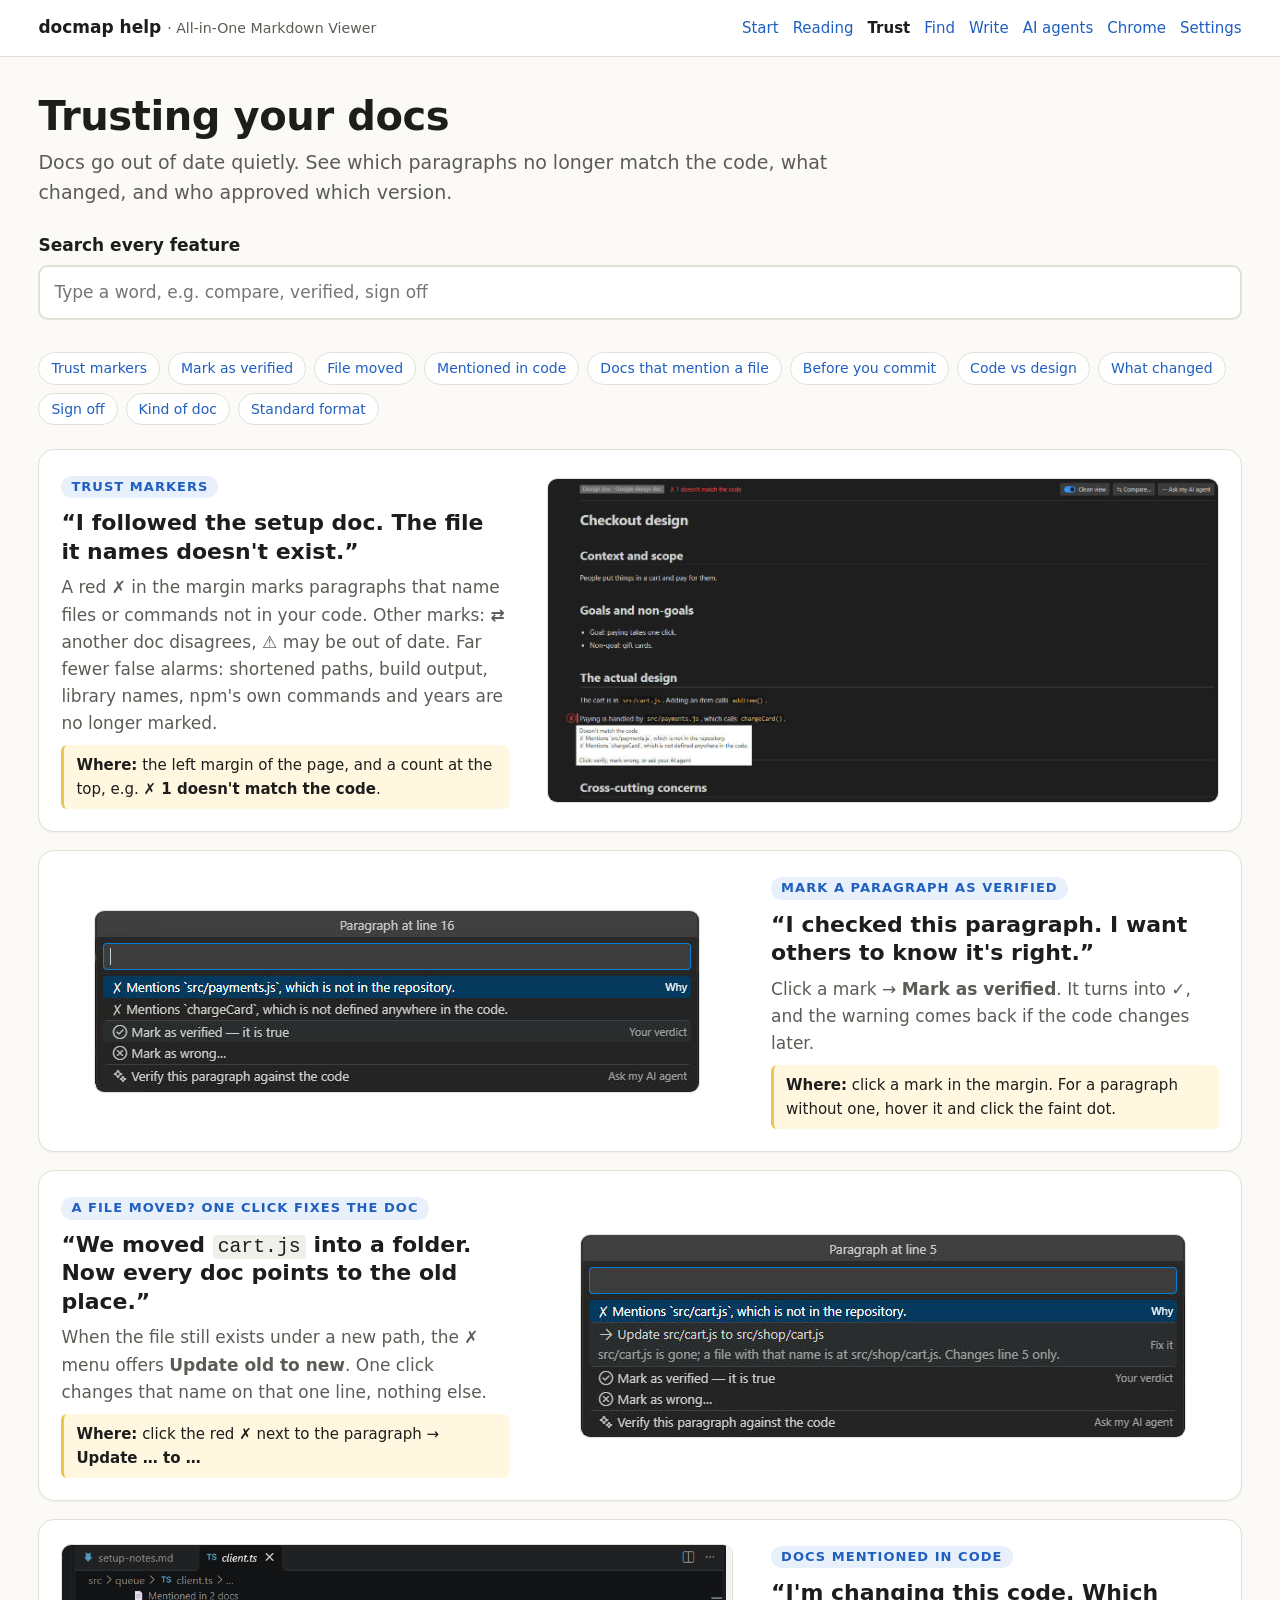
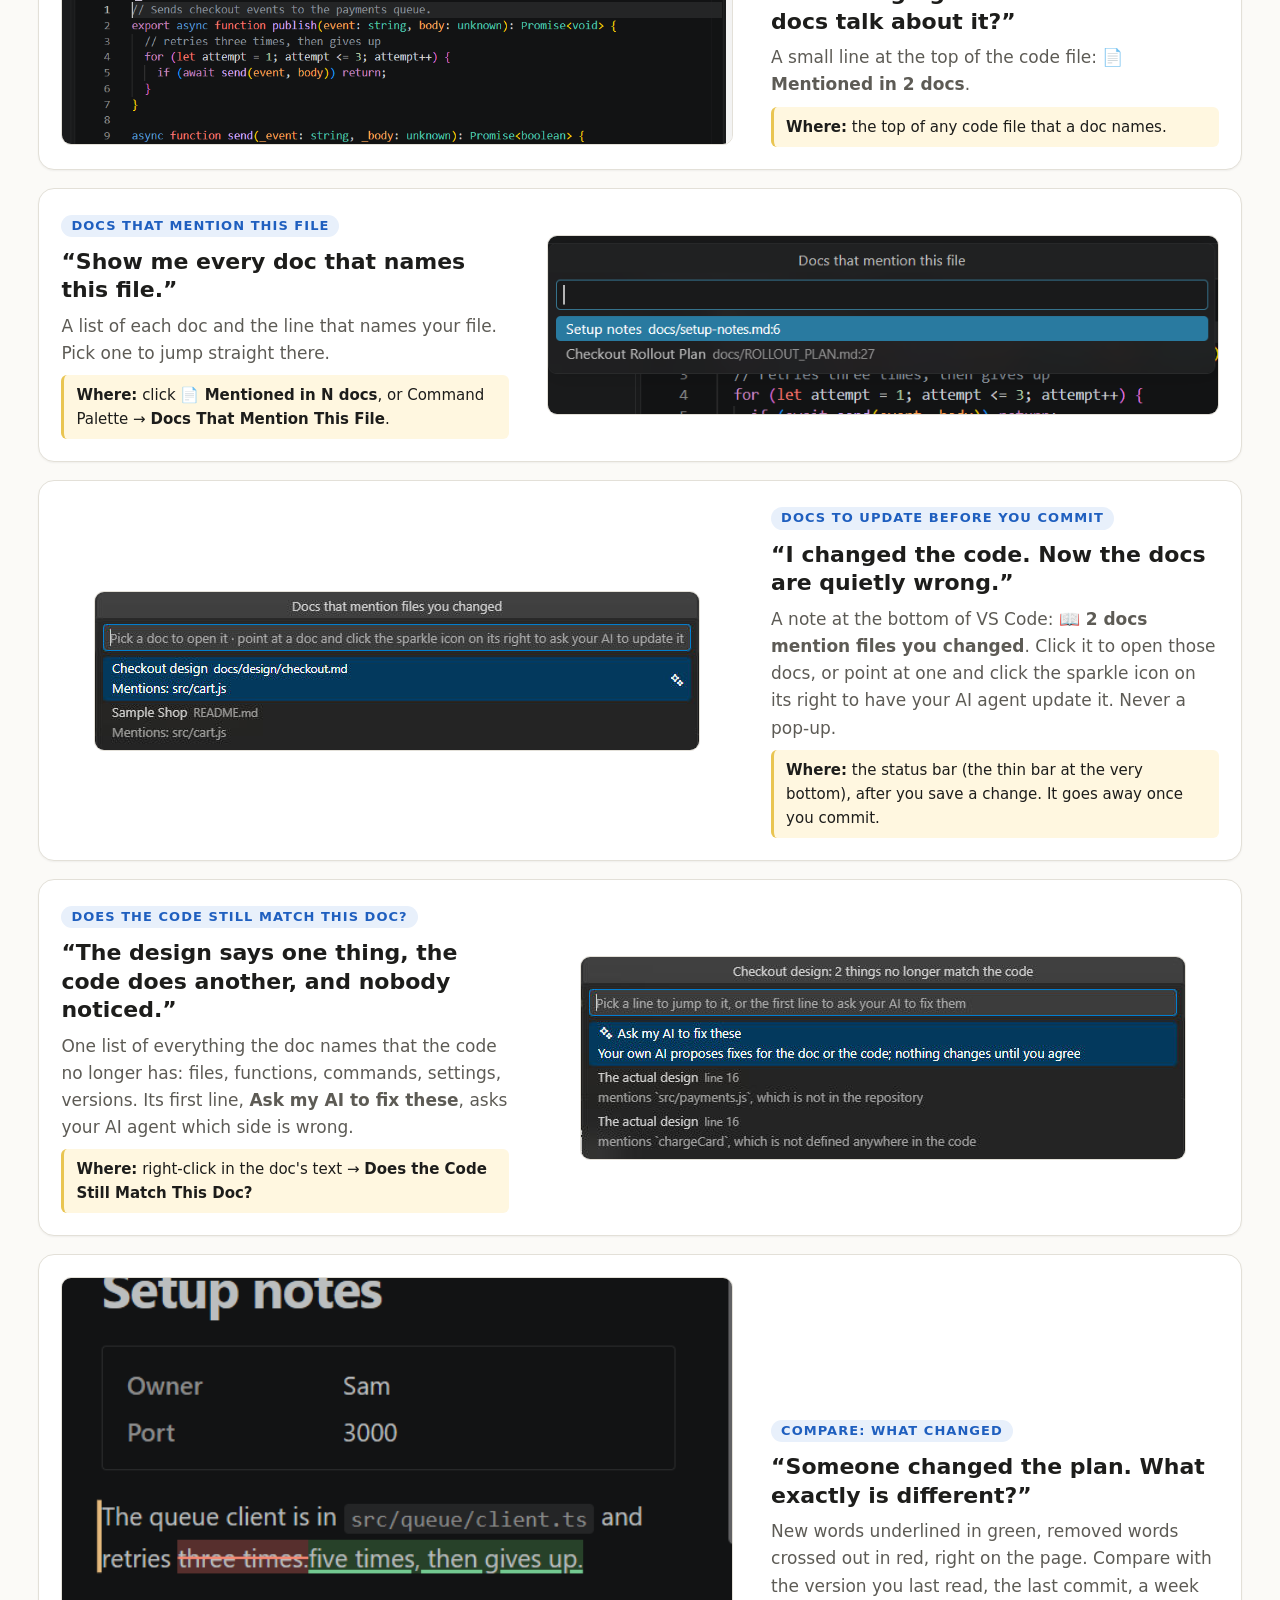
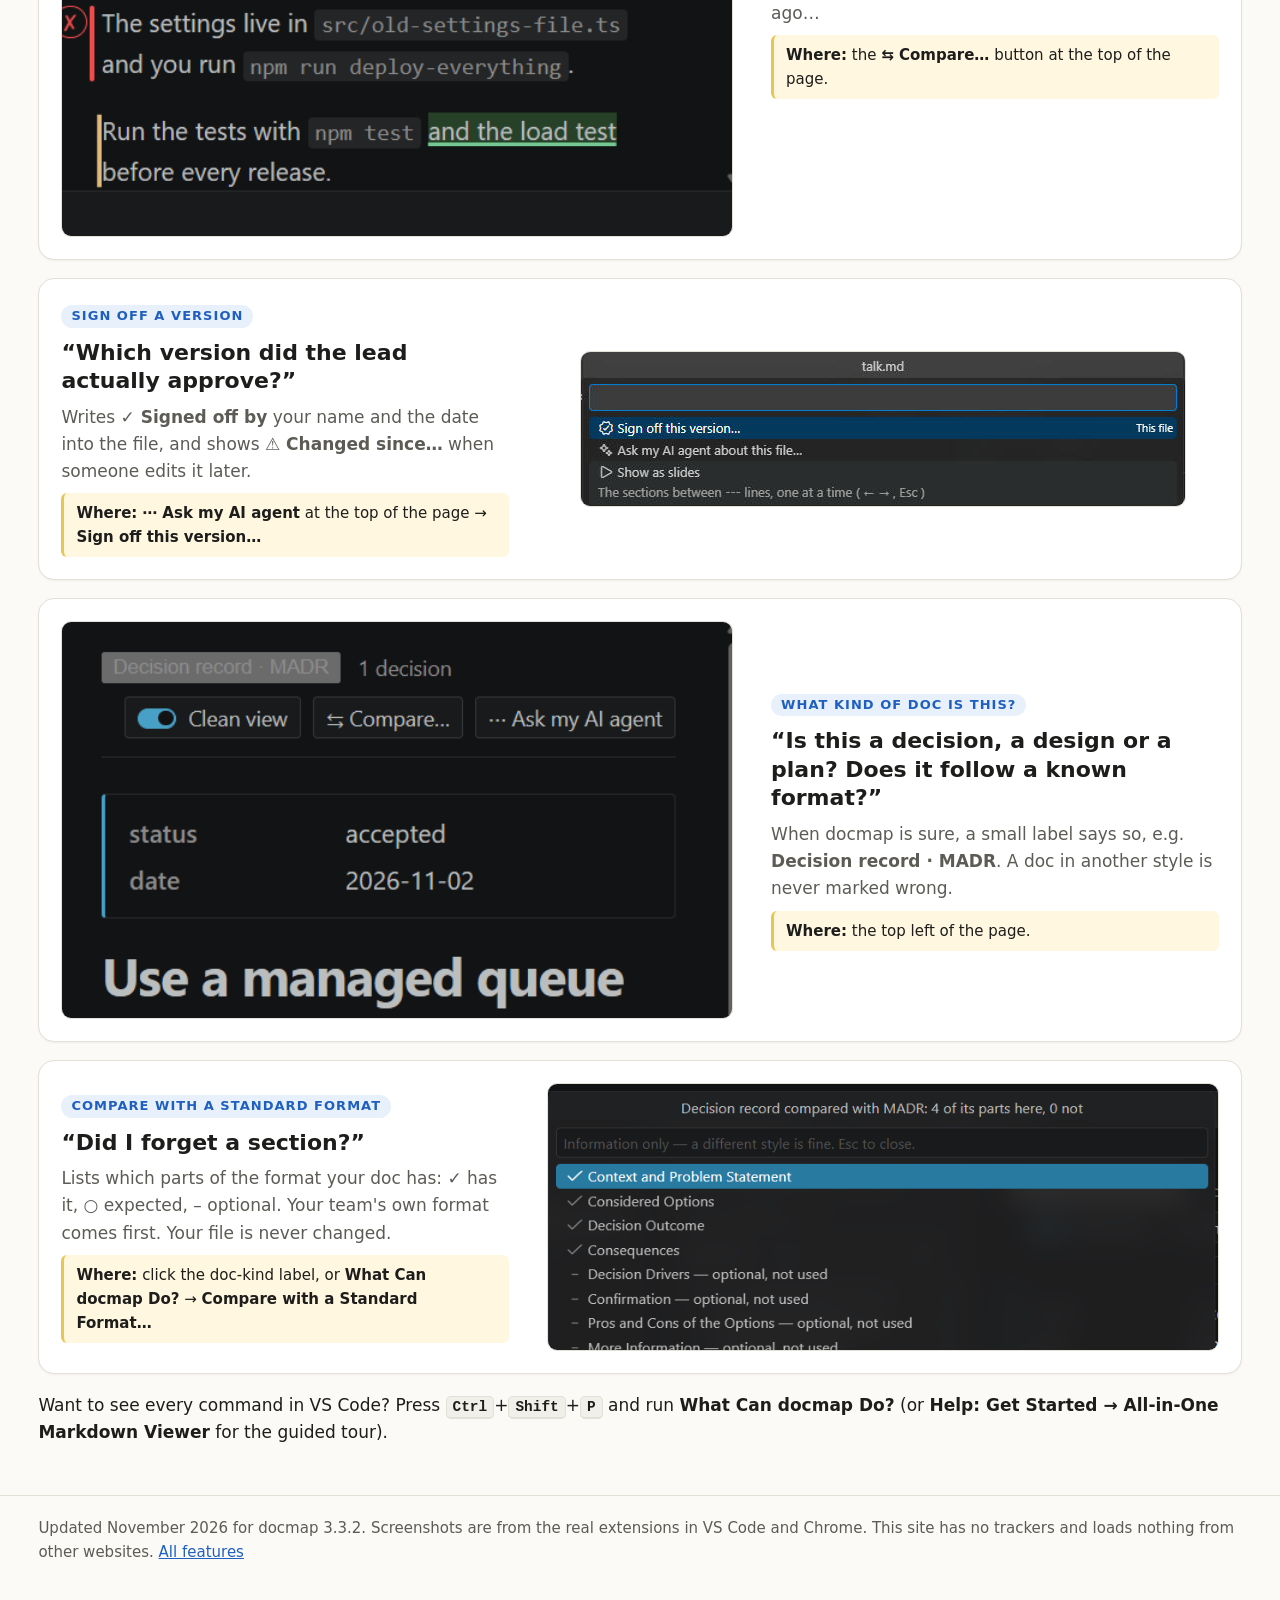
<file: trust.html>
<!doctype html>
<html lang="en">
<head>
<meta charset="utf-8">
<meta name="viewport" content="width=device-width, initial-scale=1">
<title>Trusting your docs — docmap help</title>
<meta name="description" content="Know which docs to trust: trust markers, does the code still match the design, docs to update after a change, compare versions, sign off, doc formats.">
<link rel="stylesheet" href="style.css">
</head>
<body>
<header class="top">
  <div class="wrap">
    <a class="brand" href="index.html">docmap help <small>· All-in-One Markdown Viewer</small></a>
    <nav aria-label="Sections">
      <a href="index.html">Start</a>
      <a href="reading.html">Reading</a>
      <a href="trust.html" aria-current="page">Trust</a>
      <a href="finding.html">Find</a>
      <a href="writing.html">Write</a>
      <a href="agents.html">AI agents</a>
      <a href="chrome.html">Chrome</a>
      <a href="settings.html">Settings</a>
    </nav>
  </div>
</header>

<main class="wrap">
  <h1>Trusting your docs</h1>
  <p class="intro">Docs go out of date quietly. See which paragraphs no longer match the code, what changed, and who approved which version.</p>

  <div class="search" role="search">
    <label for="q">Search every feature</label>
    <input id="q" type="search" placeholder="Type a word, e.g. compare, verified, sign off" autocomplete="off">
    <ul id="results" aria-live="polite"></ul>
  </div>

  <ul class="jump" aria-label="On this page">
    <li><a href="#trust-markers">Trust markers</a></li>
    <li><a href="#mark-verified">Mark as verified</a></li>
    <li><a href="#file-moved">File moved</a></li>
    <li><a href="#mentioned-in-code">Mentioned in code</a></li>
    <li><a href="#mentions">Docs that mention a file</a></li>
    <li><a href="#commit-hint">Before you commit</a></li>
    <li><a href="#design-check">Code vs design</a></li>
    <li><a href="#compare">What changed</a></li>
    <li><a href="#sign-off">Sign off</a></li>
    <li><a href="#doc-formats">Kind of doc</a></li>
    <li><a href="#compare-standard">Standard format</a></li>
  </ul>

  <ol class="story">
    <li id="trust-markers">
      <div class="story-text">
        <h2 class="day">Trust markers</h2>
        <p class="pain">“I followed the setup doc. The file it names doesn't exist.”</p>
        <p class="fix">A red <b>✗</b> in the margin marks paragraphs that name files or commands not in your code. Other marks: <b>⇄</b> another doc disagrees, <b>⚠</b> may be out of date. Far fewer false alarms: shortened paths, build output, library names, npm's own commands and years are no longer marked.</p>
        <p class="where-line"><b>Where:</b> the left margin of the page, and a count at the top, e.g. <b>✗ 1 doesn't match the code</b>.</p>
      </div>
      <img src="img/trust-hover.jpg" width="1451" height="699" alt="A design doc page: a red cross in the margin next to the paragraph about payments, with the explanation 'Mentions src/payments.js, which is not in the repository'">
    </li>

    <li id="mark-verified">
      <div class="story-text">
        <h2 class="day">Mark a paragraph as verified</h2>
        <p class="pain">“I checked this paragraph. I want others to know it's right.”</p>
        <p class="fix">Click a mark → <b>Mark as verified</b>. It turns into <b>✓</b>, and the warning comes back if the code changes later.</p>
        <p class="where-line"><b>Where:</b> click a mark in the margin. For a paragraph without one, hover it and click the faint dot.</p>
      </div>
      <img class="small" src="img/mark-verified.jpg" width="604" height="181" alt="The menu for a marked paragraph: why it was marked, Mark as verified, Mark as wrong, Verify this paragraph against the code" loading="lazy">
    </li>

    <li id="file-moved">
      <div class="story-text">
        <h2 class="day">A file moved? One click fixes the doc</h2>
        <p class="pain">“We moved <code>cart.js</code> into a folder. Now every doc points to the old place.”</p>
        <p class="fix">When the file still exists under a new path, the ✗ menu offers <b>Update old to new</b>. One click changes that name on that one line, nothing else.</p>
        <p class="where-line"><b>Where:</b> click the red ✗ next to the paragraph → <b>Update … to …</b></p>
      </div>
      <img class="small" src="img/file-moved.jpg" width="604" height="202" alt="The marker menu: 'Update src/cart.js to src/shop/cart.js — src/cart.js is gone; a file with that name is at src/shop/cart.js. Changes line 5 only.'" loading="lazy">
    </li>

    <li id="mentioned-in-code">
      <div class="story-text">
        <h2 class="day">Docs mentioned in code</h2>
        <p class="pain">“I'm changing this code. Which docs talk about it?”</p>
        <p class="fix">A small line at the top of the code file: <b>📄 Mentioned in 2 docs</b>.</p>
        <p class="where-line"><b>Where:</b> the top of any code file that a doc names.</p>
      </div>
      <img src="img/mentioned-in-code.png" width="1010" height="300" alt="A code file with a small 'Mentioned in 2 docs' line above line 1" loading="lazy">
    </li>

    <li id="mentions">
      <div class="story-text">
        <h2 class="day">Docs That Mention This File</h2>
        <p class="pain">“Show me every doc that names this file.”</p>
        <p class="fix">A list of each doc and the line that names your file. Pick one to jump straight there.</p>
        <p class="where-line"><b>Where:</b> click <b>📄 Mentioned in N docs</b>, or Command Palette → <b>Docs That Mention This File</b>.</p>
      </div>
      <img src="img/docs-that-mention.png" width="755" height="200" alt="A list 'Docs that mention this file' with two docs and their line numbers" loading="lazy">
    </li>

    <li id="commit-hint">
      <div class="story-text">
        <h2 class="day">Docs to update before you commit</h2>
        <p class="pain">“I changed the code. Now the docs are quietly wrong.”</p>
        <p class="fix">A note at the bottom of VS Code: <b>📖 2 docs mention files you changed</b>. Click it to open those docs, or point at one and click the sparkle icon on its right to have your AI agent update it. Never a pop-up.</p>
        <p class="where-line"><b>Where:</b> the status bar (the thin bar at the very bottom), after you save a change. It goes away once you commit.</p>
      </div>
      <img class="small" src="img/commit-hint-list.jpg" width="604" height="158" alt="The list 'Docs that mention files you changed': Checkout design and Sample Shop, each mentioning src/cart.js" loading="lazy">
    </li>

    <li id="design-check">
      <div class="story-text">
        <h2 class="day">Does the code still match this doc?</h2>
        <p class="pain">“The design says one thing, the code does another, and nobody noticed.”</p>
        <p class="fix">One list of everything the doc names that the code no longer has: files, functions, commands, settings, versions. Its first line, <b>Ask my AI to fix these</b>, asks your AI agent which side is wrong.</p>
        <p class="where-line"><b>Where:</b> right-click in the doc's text → <b>Does the Code Still Match This Doc?</b></p>
      </div>
      <img class="small" src="img/design-check.jpg" width="604" height="202" alt="A list 'Checkout design: 2 things no longer match the code', starting with Ask my AI to fix these" loading="lazy">
    </li>

    <li id="compare">
      <div class="story-text">
        <h2 class="day">Compare: what changed</h2>
        <p class="pain">“Someone changed the plan. What exactly is different?”</p>
        <p class="fix">New words underlined in green, removed words crossed out in red, right on the page. Compare with the version you last read, the last commit, a week ago…</p>
        <p class="where-line"><b>Where:</b> the <b>⇆ Compare…</b> button at the top of the page.</p>
      </div>
      <img class="show-bottom" src="img/compare-result.png" width="558" height="778" alt="A page with old words crossed out in red and new words underlined in green" loading="lazy">
    </li>

    <li id="sign-off">
      <div class="story-text">
        <h2 class="day">Sign off a version</h2>
        <p class="pain">“Which version did the lead actually approve?”</p>
        <p class="fix">Writes <b>✓ Signed off by</b> your name and the date into the file, and shows <b>⚠ Changed since…</b> when someone edits it later.</p>
        <p class="where-line"><b>Where:</b> <b>⋯ Ask my AI agent</b> at the top of the page → <b>Sign off this version…</b></p>
      </div>
      <img class="small" src="img/page-menu.jpg" width="604" height="154" alt="The page's Ask my AI agent menu: Sign off this version, Ask my AI agent about this file, Show as slides" loading="lazy">
    </li>

    <li id="doc-formats">
      <div class="story-text">
        <h2 class="day">What kind of doc is this?</h2>
        <p class="pain">“Is this a decision, a design or a plan? Does it follow a known format?”</p>
        <p class="fix">When docmap is sure, a small label says so, e.g. <b>Decision record · MADR</b>. A doc in another style is never marked wrong.</p>
        <p class="where-line"><b>Where:</b> the top left of the page.</p>
      </div>
      <img src="img/doc-format-label.png" width="558" height="330" alt="The top of a page with a small label 'Decision record · MADR'" loading="lazy">
    </li>

    <li id="compare-standard">
      <div class="story-text">
        <h2 class="day">Compare with a Standard Format</h2>
        <p class="pain">“Did I forget a section?”</p>
        <p class="fix">Lists which parts of the format your doc has: ✓ has it, ○ expected, – optional. Your team's own format comes first. Your file is never changed.</p>
        <p class="where-line"><b>Where:</b> click the doc-kind label, or <b>What Can docmap Do?</b> → <b>Compare with a Standard Format…</b></p>
      </div>
      <img src="img/compare-with-standard.png" width="755" height="300" alt="A list comparing a decision record with MADR: ticks for each section it has" loading="lazy">
    </li>
  </ol>

  <p class="story-more">Want to see every command in VS Code? Press <kbd>Ctrl</kbd>+<kbd>Shift</kbd>+<kbd>P</kbd> and run <b>What Can docmap Do?</b> (or <b>Help: Get Started → All-in-One Markdown Viewer</b> for the guided tour).</p>
</main>

<footer>
  <div class="wrap">
    Updated November 2026 for docmap 3.3.2. Screenshots are from the real extensions in VS Code and Chrome. This site has no trackers and loads nothing from other websites. <a href="index.html">All features</a>
  </div>
</footer>
<script src="features.js"></script>
<script src="search.js"></script>
<script src="zoom.js"></script>
</body>
</html>
</file>
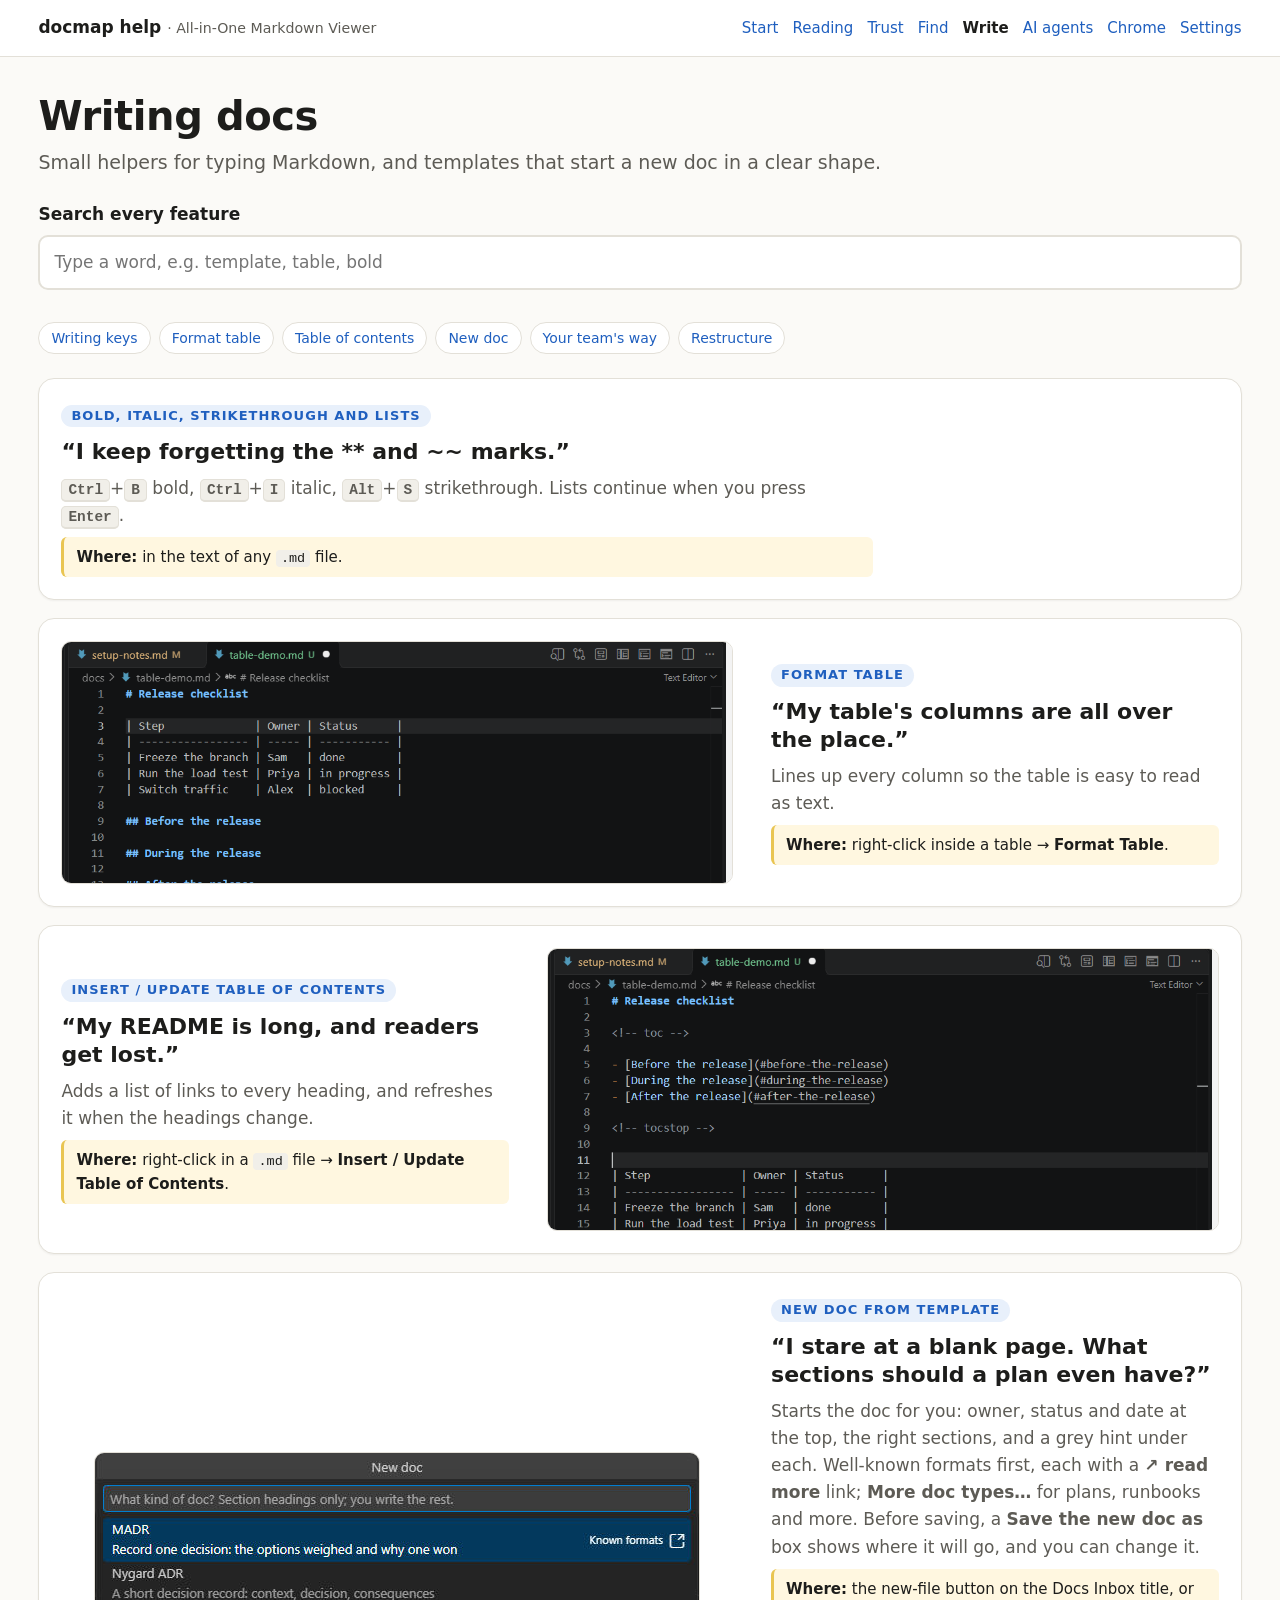
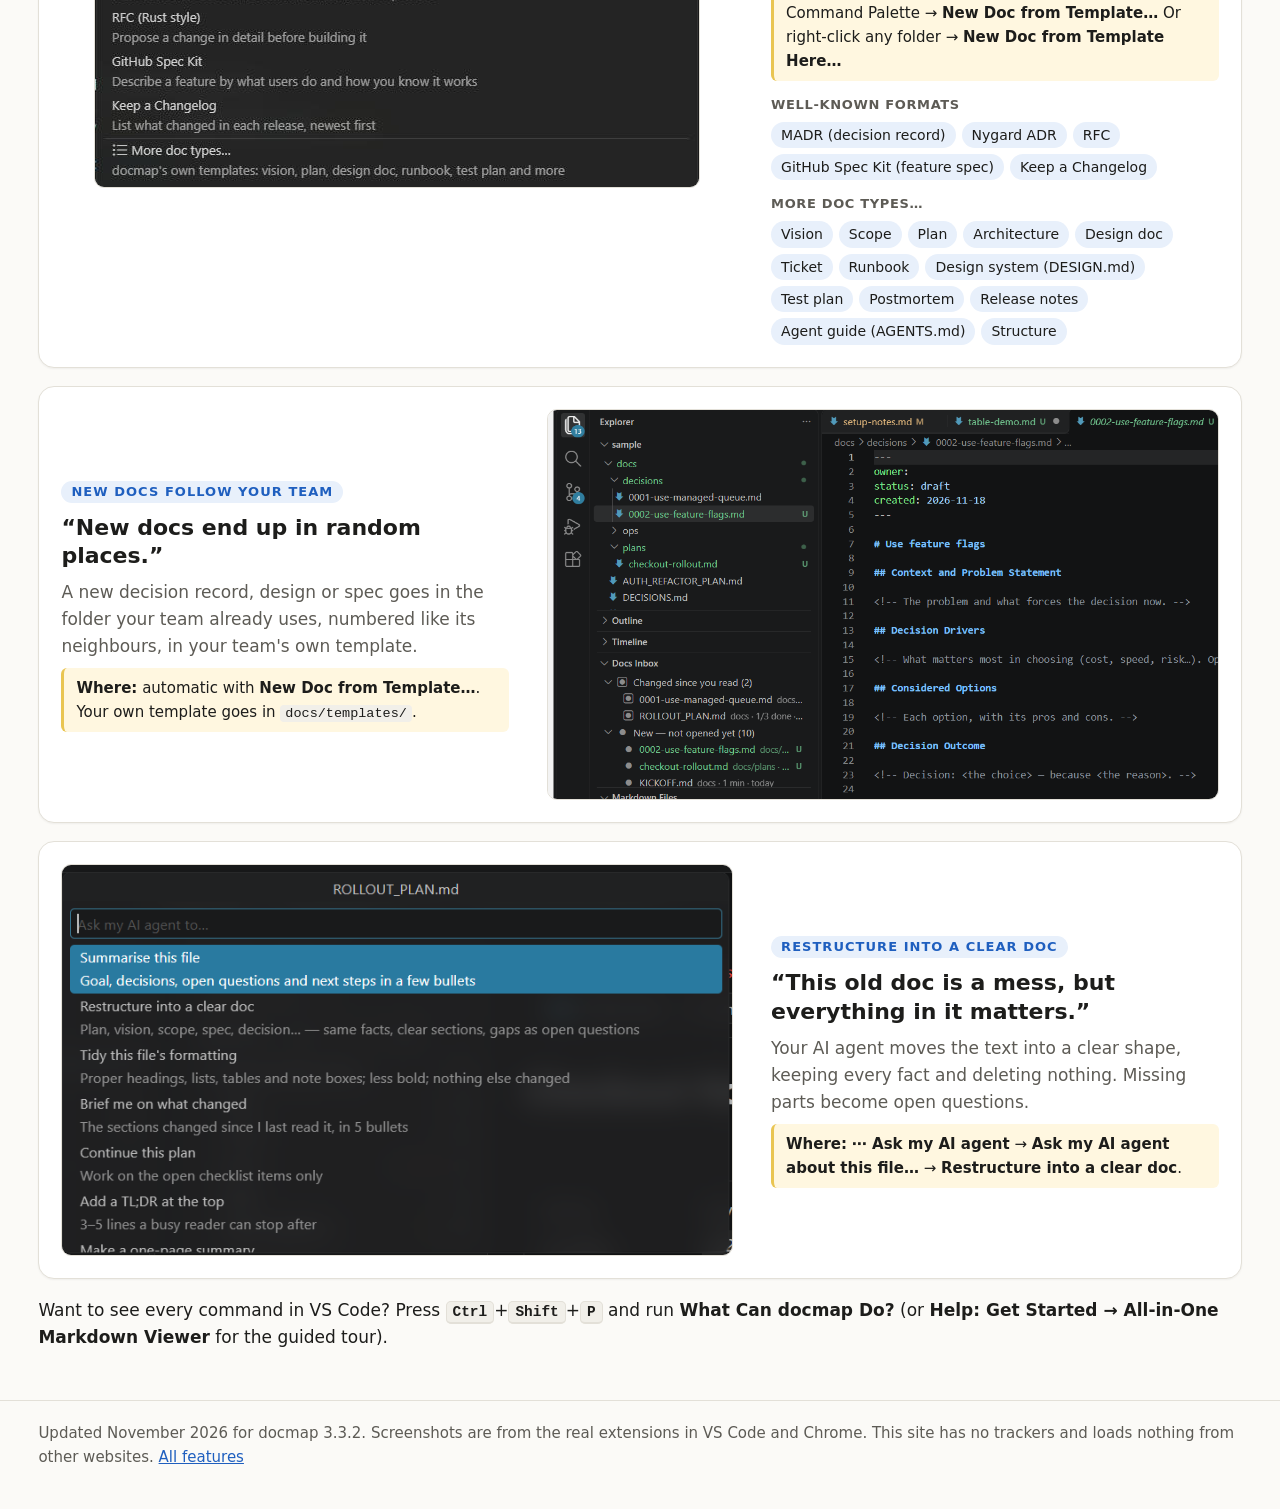
<file: writing.html>
<!doctype html>
<html lang="en">
<head>
<meta charset="utf-8">
<meta name="viewport" content="width=device-width, initial-scale=1">
<title>Writing docs — docmap help</title>
<meta name="description" content="Write Markdown docs faster: writing keys, tables, contents, new docs from templates in your team's folder, and restructuring old docs.">
<link rel="stylesheet" href="style.css">
</head>
<body>
<header class="top">
  <div class="wrap">
    <a class="brand" href="index.html">docmap help <small>· All-in-One Markdown Viewer</small></a>
    <nav aria-label="Sections">
      <a href="index.html">Start</a>
      <a href="reading.html">Reading</a>
      <a href="trust.html">Trust</a>
      <a href="finding.html">Find</a>
      <a href="writing.html" aria-current="page">Write</a>
      <a href="agents.html">AI agents</a>
      <a href="chrome.html">Chrome</a>
      <a href="settings.html">Settings</a>
    </nav>
  </div>
</header>

<main class="wrap">
  <h1>Writing docs</h1>
  <p class="intro">Small helpers for typing Markdown, and templates that start a new doc in a clear shape.</p>

  <div class="search" role="search">
    <label for="q">Search every feature</label>
    <input id="q" type="search" placeholder="Type a word, e.g. template, table, bold" autocomplete="off">
    <ul id="results" aria-live="polite"></ul>
  </div>

  <ul class="jump" aria-label="On this page">
    <li><a href="#writing-keys">Writing keys</a></li>
    <li><a href="#format-table">Format table</a></li>
    <li><a href="#toc">Table of contents</a></li>
    <li><a href="#new-doc">New doc</a></li>
    <li><a href="#team-way">Your team's way</a></li>
    <li><a href="#restructure">Restructure</a></li>
  </ul>

  <ol class="story">
    <li id="writing-keys" class="noimg">
      <div class="story-text">
        <h2 class="day">Bold, italic, strikethrough and lists</h2>
        <p class="pain">“I keep forgetting the ** and ~~ marks.”</p>
        <p class="fix"><kbd>Ctrl</kbd>+<kbd>B</kbd> bold, <kbd>Ctrl</kbd>+<kbd>I</kbd> italic, <kbd>Alt</kbd>+<kbd>S</kbd> strikethrough. Lists continue when you press <kbd>Enter</kbd>.</p>
        <p class="where-line"><b>Where:</b> in the text of any <code>.md</code> file.</p>
      </div>
    </li>

    <li id="format-table">
      <div class="story-text">
        <h2 class="day">Format Table</h2>
        <p class="pain">“My table's columns are all over the place.”</p>
        <p class="fix">Lines up every column so the table is easy to read as text.</p>
        <p class="where-line"><b>Where:</b> right-click inside a table → <b>Format Table</b>.</p>
      </div>
      <img src="img/format-table.png" width="1000" height="360" alt="A Markdown table with neatly aligned columns" loading="lazy">
    </li>

    <li id="toc">
      <div class="story-text">
        <h2 class="day">Insert / Update Table of Contents</h2>
        <p class="pain">“My README is long, and readers get lost.”</p>
        <p class="fix">Adds a list of links to every heading, and refreshes it when the headings change.</p>
        <p class="where-line"><b>Where:</b> right-click in a <code>.md</code> file → <b>Insert / Update Table of Contents</b>.</p>
      </div>
      <img src="img/table-of-contents.png" width="1000" height="420" alt="A list of heading links added to the file" loading="lazy">
    </li>

    <li id="new-doc">
      <div class="story-text">
        <h2 class="day">New Doc from Template</h2>
        <p class="pain">“I stare at a blank page. What sections should a plan even have?”</p>
        <p class="fix">Starts the doc for you: owner, status and date at the top, the right sections, and a grey hint under each. Well-known formats first, each with a <b>↗ read more</b> link; <b>More doc types…</b> for plans, runbooks and more. Before saving, a <b>Save the new doc as</b> box shows where it will go, and you can change it.</p>
        <p class="where-line"><b>Where:</b> the new-file button on the Docs Inbox title, or Command Palette → <b>New Doc from Template…</b> Or right-click any folder → <b>New Doc from Template Here…</b></p>
        <p class="chips-title">Well-known formats</p>
        <ul class="chips">
          <li>MADR (decision record)</li><li>Nygard ADR</li><li>RFC</li><li>GitHub Spec Kit (feature spec)</li><li>Keep a Changelog</li>
        </ul>
        <p class="chips-title">More doc types…</p>
        <ul class="chips">
          <li>Vision</li><li>Scope</li><li>Plan</li><li>Architecture</li><li>Design doc</li><li>Ticket</li><li>Runbook</li><li>Design system (DESIGN.md)</li><li>Test plan</li><li>Postmortem</li><li>Release notes</li><li>Agent guide (AGENTS.md)</li><li>Structure</li>
        </ul>
      </div>
      <img class="small" src="img/new-doc-short.jpg" width="604" height="334" alt="The New doc list: MADR, Nygard ADR, RFC (Rust style), GitHub Spec Kit, Keep a Changelog, each with one line and a read-more link, then More doc types" loading="lazy">
    </li>

    <li id="team-way">
      <div class="story-text">
        <h2 class="day">New docs follow your team</h2>
        <p class="pain">“New docs end up in random places.”</p>
        <p class="fix">A new decision record, design or spec goes in the folder your team already uses, numbered like its neighbours, in your team's own template.</p>
        <p class="where-line"><b>Where:</b> automatic with <b>New Doc from Template…</b>. Your own template goes in <code>docs/templates/</code>.</p>
      </div>
      <img src="img/new-doc-decision.png" width="1100" height="640" alt="A new decision record numbered 0002, next to 0001, with the MADR sections" loading="lazy">
    </li>

    <li id="restructure">
      <div class="story-text">
        <h2 class="day">Restructure into a clear doc</h2>
        <p class="pain">“This old doc is a mess, but everything in it matters.”</p>
        <p class="fix">Your AI agent moves the text into a clear shape, keeping every fact and deleting nothing. Missing parts become open questions.</p>
        <p class="where-line"><b>Where:</b> <b>⋯ Ask my AI agent</b> → <b>Ask my AI agent about this file…</b> → <b>Restructure into a clear doc</b>.</p>
      </div>
      <img src="img/ask-agent-menu.png" width="755" height="440" alt="The Ask my AI agent menu with Restructure into a clear doc second in the list" loading="lazy">
    </li>
  </ol>

  <p class="story-more">Want to see every command in VS Code? Press <kbd>Ctrl</kbd>+<kbd>Shift</kbd>+<kbd>P</kbd> and run <b>What Can docmap Do?</b> (or <b>Help: Get Started → All-in-One Markdown Viewer</b> for the guided tour).</p>
</main>

<footer>
  <div class="wrap">
    Updated November 2026 for docmap 3.3.2. Screenshots are from the real extensions in VS Code and Chrome. This site has no trackers and loads nothing from other websites. <a href="index.html">All features</a>
  </div>
</footer>
<script src="features.js"></script>
<script src="search.js"></script>
<script src="zoom.js"></script>
</body>
</html>
</file>
<file: style.css>
/* docmap help — one stylesheet, no outside fonts. Light and dark follow the reader's system. */
:root {
  --bg: #fbfaf7;
  --panel: #ffffff;
  --text: #1d1d1b;
  --muted: #5d5b55;
  --line: #e3e0d8;
  --accent: #1f5fbf;
  --accent-soft: #e8f0fb;
  --where: #fff7e0;
  --where-line: #e9c552;
  --kbd: #f1efe9;
  --shadow: 0 1px 2px rgba(0, 0, 0, .05);
  color-scheme: light;
}
@media (prefers-color-scheme: dark) {
  :root {
    --bg: #17181a;
    --panel: #1f2023;
    --text: #e9e7e2;
    --muted: #a9a59c;
    --line: #34363a;
    --accent: #7fb0ff;
    --accent-soft: #1d2a3d;
    --where: #2a2416;
    --where-line: #8a6d1c;
    --kbd: #2c2e32;
    --shadow: none;
    color-scheme: dark;
  }
}

* { box-sizing: border-box; }
html { -webkit-text-size-adjust: 100%; }
body {
  margin: 0;
  background: var(--bg);
  color: var(--text);
  font: 17px/1.6 system-ui, -apple-system, "Segoe UI", Roboto, "Helvetica Neue", Arial, sans-serif;
}
a { color: var(--accent); }
a:hover { text-decoration-thickness: 2px; }
img { max-width: 100%; height: auto; }

.wrap { max-width: 1480px; margin: 0 auto; padding: 0 clamp(16px, 3vw, 48px); }

/* Top bar */
.top { border-bottom: 1px solid var(--line); background: var(--panel); }
.top .wrap { display: flex; gap: 16px; align-items: center; justify-content: space-between; min-height: 56px; flex-wrap: wrap; }
.brand { font-weight: 700; text-decoration: none; color: var(--text); }
.brand small { font-weight: 400; color: var(--muted); }
.top nav { display: flex; gap: 14px; flex-wrap: wrap; font-size: 15px; }
.top nav a { text-decoration: none; }
.top nav a[aria-current="page"] { font-weight: 700; color: var(--text); }

/* Headings and text */
h1 { font-size: clamp(28px, 5vw, 40px); line-height: 1.15; margin: 36px 0 8px; letter-spacing: -.01em; }
.intro { color: var(--muted); font-size: 19px; margin: 0 0 24px; max-width: 46em; }
h2 { line-height: 1.25; }
kbd {
  font: 600 .85em/1 ui-monospace, "Cascadia Mono", Consolas, monospace;
  background: var(--kbd); border: 1px solid var(--line); border-bottom-width: 2px;
  border-radius: 5px; padding: 2px 6px; white-space: nowrap;
}
code { font: .9em ui-monospace, "Cascadia Mono", Consolas, monospace; background: var(--kbd); padding: 1px 5px; border-radius: 4px; }
.cmd { font-weight: 700; }
pre { background: var(--kbd); border: 1px solid var(--line); border-radius: 8px; padding: 10px 12px; overflow-x: auto; margin: 8px 0; }
pre code { background: none; padding: 0; font-size: 14px; line-height: 1.5; }

/* Search */
.search { position: relative; margin: 0 0 32px; }
.search label { display: block; font-weight: 700; margin-bottom: 6px; }
.search input {
  width: 100%; font: inherit; padding: 12px 14px; border-radius: 10px;
  border: 2px solid var(--line); background: var(--panel); color: var(--text);
}
.search input:focus { outline: none; border-color: var(--accent); }
#results { list-style: none; padding: 0; margin: 8px 0 0; }
#results li { border-bottom: 1px solid var(--line); }
#results a { display: block; padding: 10px 4px; text-decoration: none; }
#results .r-title { font-weight: 700; }
#results .r-line { display: block; color: var(--muted); font-size: 15px; }
#results .r-sec { font-size: 13px; color: var(--muted); }
#results .none { padding: 10px 4px; color: var(--muted); }

/* Start page */
.want { display: grid; grid-template-columns: repeat(auto-fill, minmax(260px, 1fr)); gap: 10px; padding: 0; list-style: none; }
.want a {
  display: block; height: 100%; padding: 12px 14px; border: 1px solid var(--line); border-radius: 10px;
  background: var(--panel); text-decoration: none; color: var(--text); box-shadow: var(--shadow);
}
.want a span { color: var(--accent); font-weight: 700; display: block; font-size: 15px; }
.want a:hover { border-color: var(--accent); }
.sections { display: grid; grid-template-columns: repeat(auto-fill, minmax(260px, 1fr)); gap: 12px; padding: 0; list-style: none; }
.sections li { border: 1px solid var(--line); border-radius: 12px; padding: 14px 16px; background: var(--panel); }
.sections h3 { margin: 0 0 4px; font-size: 18px; }
.sections p { margin: 0; color: var(--muted); font-size: 15px; }
.soon { font-size: 12px; font-weight: 700; color: var(--muted); border: 1px solid var(--line); border-radius: 99px; padding: 1px 8px; margin-left: 6px; vertical-align: middle; }

/* Section page: list of features */
.toc { columns: 2 240px; padding-left: 20px; margin: 0 0 32px; }
.toc li { break-inside: avoid; }

/* Feature card */
.card {
  background: var(--panel); border: 1px solid var(--line); border-radius: 14px;
  padding: 20px 22px; margin: 0 0 28px; box-shadow: var(--shadow); scroll-margin-top: 16px;
}
.card h2 { margin: 0 0 6px; font-size: 24px; }
.card h3 { font-size: 14px; text-transform: uppercase; letter-spacing: .06em; color: var(--muted); margin: 20px 0 6px; }
.lead { font-size: 18px; margin: 0; }
.who { color: var(--muted); margin: 4px 0 0; }
.where { background: var(--where); border-left: 4px solid var(--where-line); border-radius: 8px; padding: 4px 16px 10px; margin-top: 16px; }
.where h3 { color: var(--text); }
.where ul { margin: 0; padding-left: 20px; }
.where li + li { margin-top: 4px; }
.card ol { padding-left: 22px; margin: 0; }
.card ol li + li { margin-top: 4px; }
figure { margin: 16px 0 0; }
figure img { display: block; border: 1px solid var(--line); border-radius: 8px; }
figcaption { color: var(--muted); font-size: 15px; margin-top: 6px; }
.btns { max-width: 420px; }
details { margin-top: 16px; border-top: 1px solid var(--line); padding-top: 10px; }
summary { cursor: pointer; color: var(--accent); font-weight: 600; }
details table { border-collapse: collapse; margin-top: 8px; font-size: 15px; width: 100%; }
details th, details td { text-align: left; border-bottom: 1px solid var(--line); padding: 6px 8px 6px 0; vertical-align: top; overflow-wrap: anywhere; }
.permalink { font-size: 14px; color: var(--muted); text-decoration: none; margin-left: 6px; }

/* Start page: hero and the week story */
.hero { display: grid; grid-template-columns: minmax(0, 2fr) minmax(0, 3fr); gap: 28px; align-items: center; margin: 8px 0 40px; }
.hero h1 { margin-top: 28px; }
.hero-img { border: 1px solid var(--line); border-radius: 12px; box-shadow: 0 8px 30px rgba(0, 0, 0, .12); }
.cta { display: flex; gap: 10px; flex-wrap: wrap; margin: 0 0 16px; }
.btn { display: inline-block; padding: 10px 18px; border-radius: 10px; background: var(--accent); color: var(--panel); font-weight: 700; text-decoration: none; border: 2px solid var(--accent); }
.btn.ghost { background: transparent; color: var(--accent); }
.pills { list-style: none; padding: 0; margin: 0; display: flex; gap: 8px; flex-wrap: wrap; }
.pills li { font-size: 14px; color: var(--muted); border: 1px solid var(--line); border-radius: 99px; padding: 2px 10px; background: var(--panel); }
.story-title { font-size: 30px; margin: 8px 0 2px; }
.story-sub { color: var(--muted); margin: 0 0 18px; }
.story { list-style: none; padding: 0; margin: 0; }
.story > li {
  display: grid; grid-template-columns: minmax(0, 2fr) minmax(0, 3fr); gap: clamp(20px, 3vw, 48px); align-items: center;
  background: var(--panel); border: 1px solid var(--line); border-radius: 16px; padding: 22px; margin: 0 0 18px; box-shadow: var(--shadow);
}
.story > li:nth-child(even) { grid-template-columns: minmax(0, 3fr) minmax(0, 2fr); }
.story > li:nth-child(even) .story-text { order: 2; }
.story img { width: 100%; max-height: min(560px, 70vh); object-fit: cover; object-position: top; border: 1px solid var(--line); border-radius: 10px; }
.day { display: inline-block; font-size: 13px; font-weight: 700; letter-spacing: .08em; text-transform: uppercase; color: var(--accent); background: var(--accent-soft); border-radius: 99px; padding: 2px 10px; }
.pain { font-size: 22px; line-height: 1.3; font-weight: 700; margin: 10px 0 8px; }
.fix { margin: 0 0 8px; color: var(--muted); }
.story-text a { font-weight: 700; text-decoration: none; }
.story-art { display: flex; flex-direction: column; gap: 8px; padding: 8px; }
.story-art span {
  display: flex; align-items: center; gap: 12px; font-weight: 700; color: var(--accent);
  border: 1px solid var(--line); border-radius: 10px; padding: 10px 14px; background: var(--accent-soft);
}
.story-art span::after { content: ""; flex: 1; height: 8px; border-radius: 4px; background: var(--line); }
.story-more { margin: 4px 0 36px; }
.story > li { scroll-margin-top: 16px; }
.story > li.noimg { grid-template-columns: 1fr; }
.story > li.noimg .story-text { max-width: 75ch; }
.story img, .hero-img { cursor: zoom-in; }
dialog.zoom { border: 0; padding: 0; background: transparent; max-width: 96vw; max-height: 94vh; overflow: auto; }
dialog.zoom::backdrop { background: rgba(0, 0, 0, .8); }
dialog.zoom img { display: block; max-width: 96vw; height: auto; border-radius: 8px; cursor: zoom-out; }
.zoom-close { position: fixed; top: 12px; right: 16px; font: 700 28px/1 system-ui, sans-serif; color: #fff; background: rgba(0, 0, 0, .5); border: 0; border-radius: 99px; width: 44px; height: 44px; cursor: pointer; }
.story img.small { width: auto; max-width: 100%; max-height: none; object-fit: contain; justify-self: center; }
.story img.show-bottom { object-position: bottom; }
.story img.show-middle { object-position: center; }
.story img.show-all { object-fit: contain; max-height: none; }
.story-text details table { font-size: 14px; }
h2.day { margin: 0; line-height: 1.4; }
.where-line { font-size: 15px; margin: 0; padding: 8px 12px; background: var(--where); border-left: 3px solid var(--where-line); border-radius: 6px; }
.jump { list-style: none; padding: 0; margin: 0 0 24px; display: flex; flex-wrap: wrap; gap: 8px; }
.jump a { display: inline-block; font-size: 14px; padding: 4px 12px; border: 1px solid var(--line); border-radius: 99px; background: var(--panel); text-decoration: none; }
.jump a:hover { border-color: var(--accent); }
.chips-title { font-size: 13px; font-weight: 700; text-transform: uppercase; letter-spacing: .05em; color: var(--muted); margin: 14px 0 6px; }
.chips { list-style: none; padding: 0; margin: 0; display: flex; flex-wrap: wrap; gap: 6px; }
.chips li { font-size: 14px; padding: 2px 10px; border-radius: 99px; background: var(--accent-soft); color: var(--text); }
table.words { border-collapse: collapse; width: 100%; font-size: 15px; margin: 0 0 24px; }
table.words th, table.words td { text-align: left; border-bottom: 1px solid var(--line); padding: 8px 10px 8px 0; vertical-align: top; overflow-wrap: anywhere; }
.problem { font-weight: 700; color: var(--accent); margin: 0 0 6px; }
.card h2 .soon, footer .soon { font-size: 12px; }
details th[colspan] { padding-top: 14px; color: var(--muted); text-transform: uppercase; font-size: 13px; letter-spacing: .05em; }

@media (max-width: 760px) {
  .hero, .story > li, .story > li:nth-child(even) { grid-template-columns: 1fr; }
  .story > li:nth-child(even) .story-text { order: 0; }
  .pain { font-size: 19px; }
}

footer { border-top: 1px solid var(--line); margin-top: 48px; padding: 20px 0 40px; color: var(--muted); font-size: 15px; }

@media (max-width: 560px) {
  body { font-size: 16px; }
  .card { padding: 16px; border-radius: 10px; }
  .card h2 { font-size: 21px; }
  .top nav { gap: 10px; font-size: 14px; }
}
</file>
